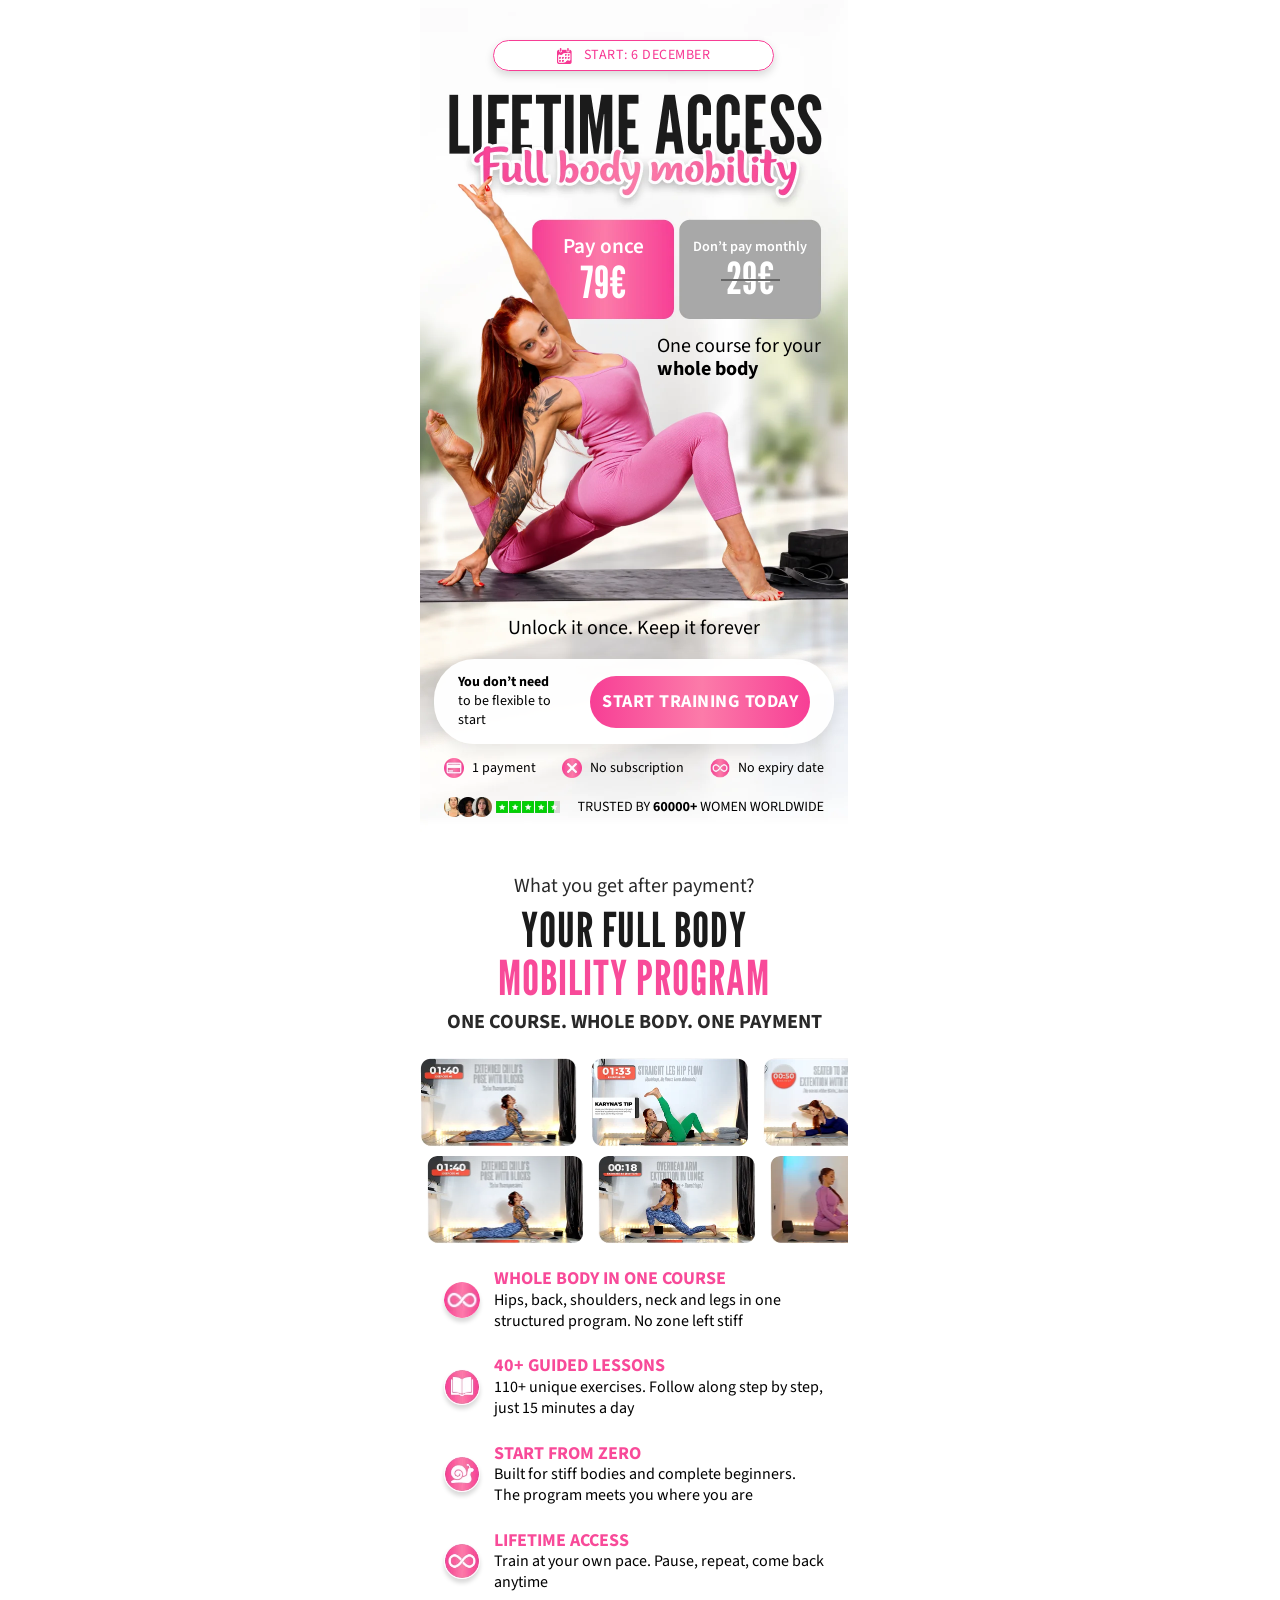
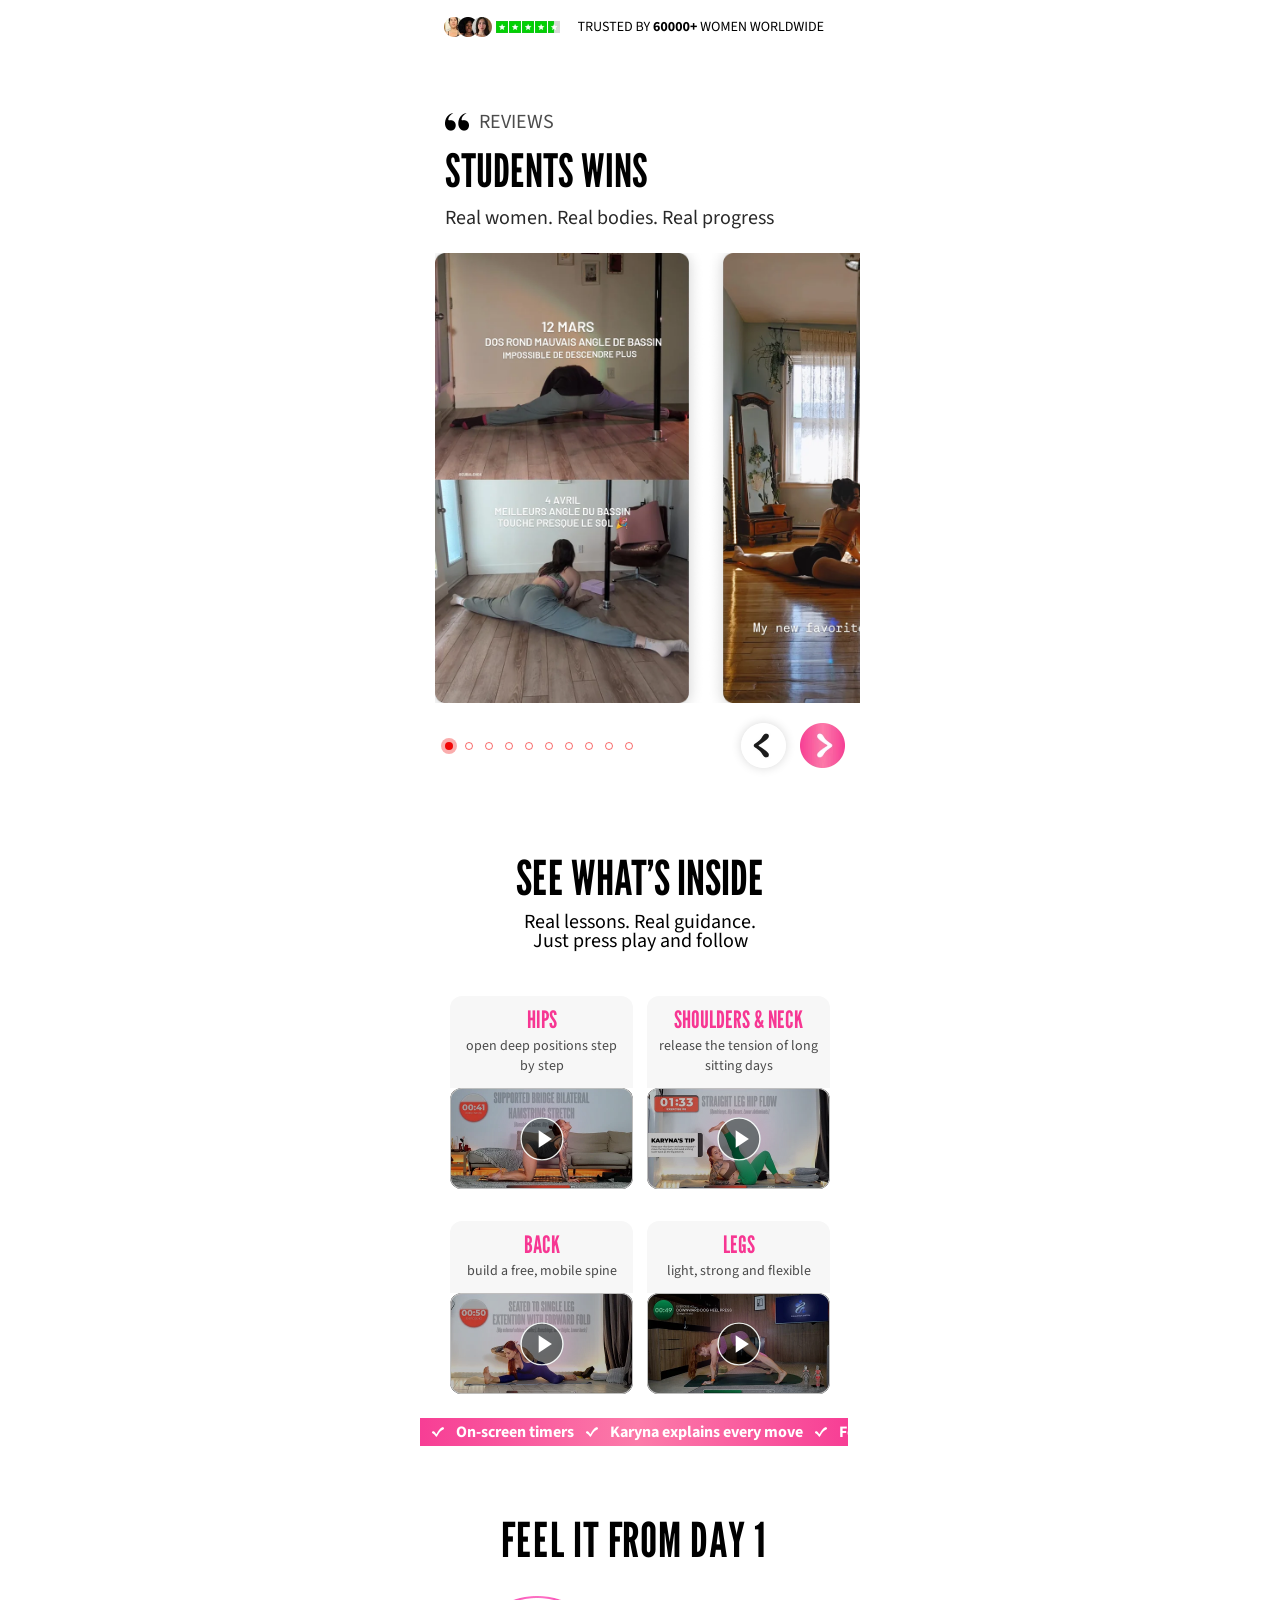
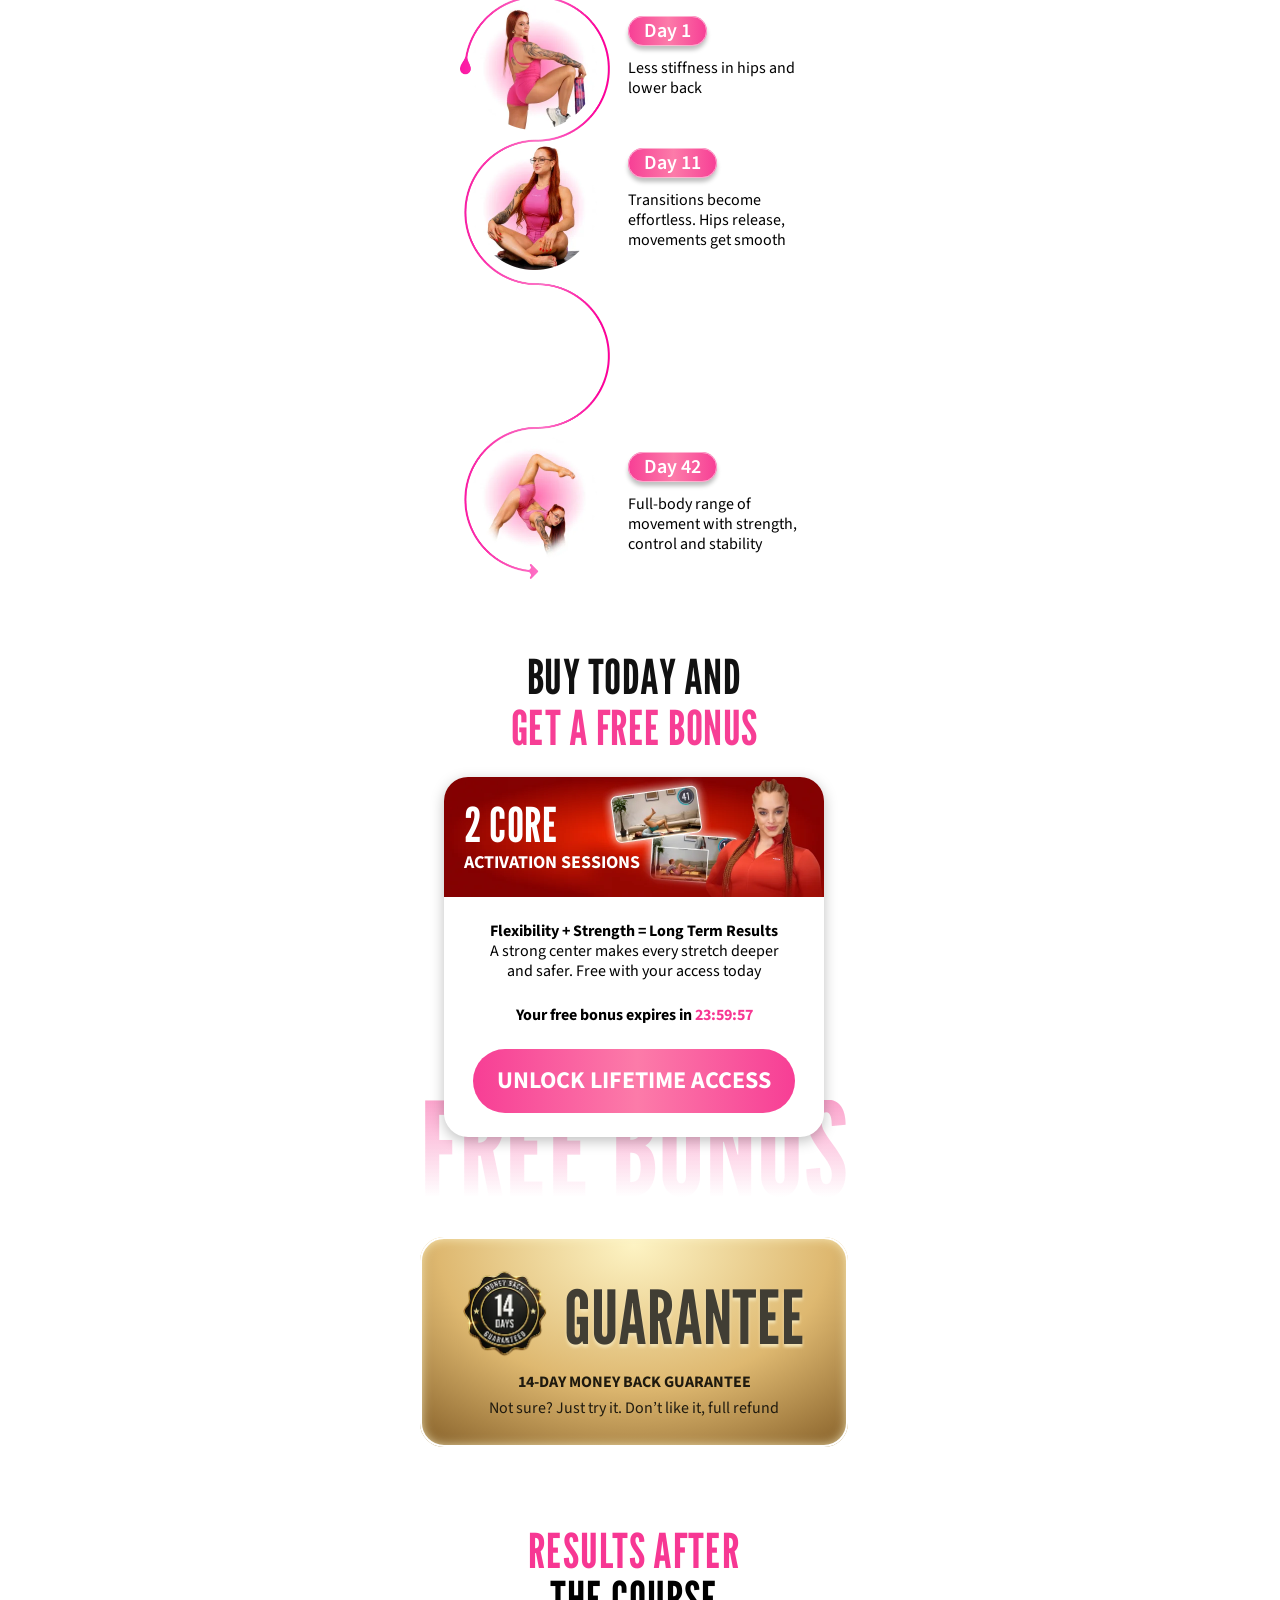
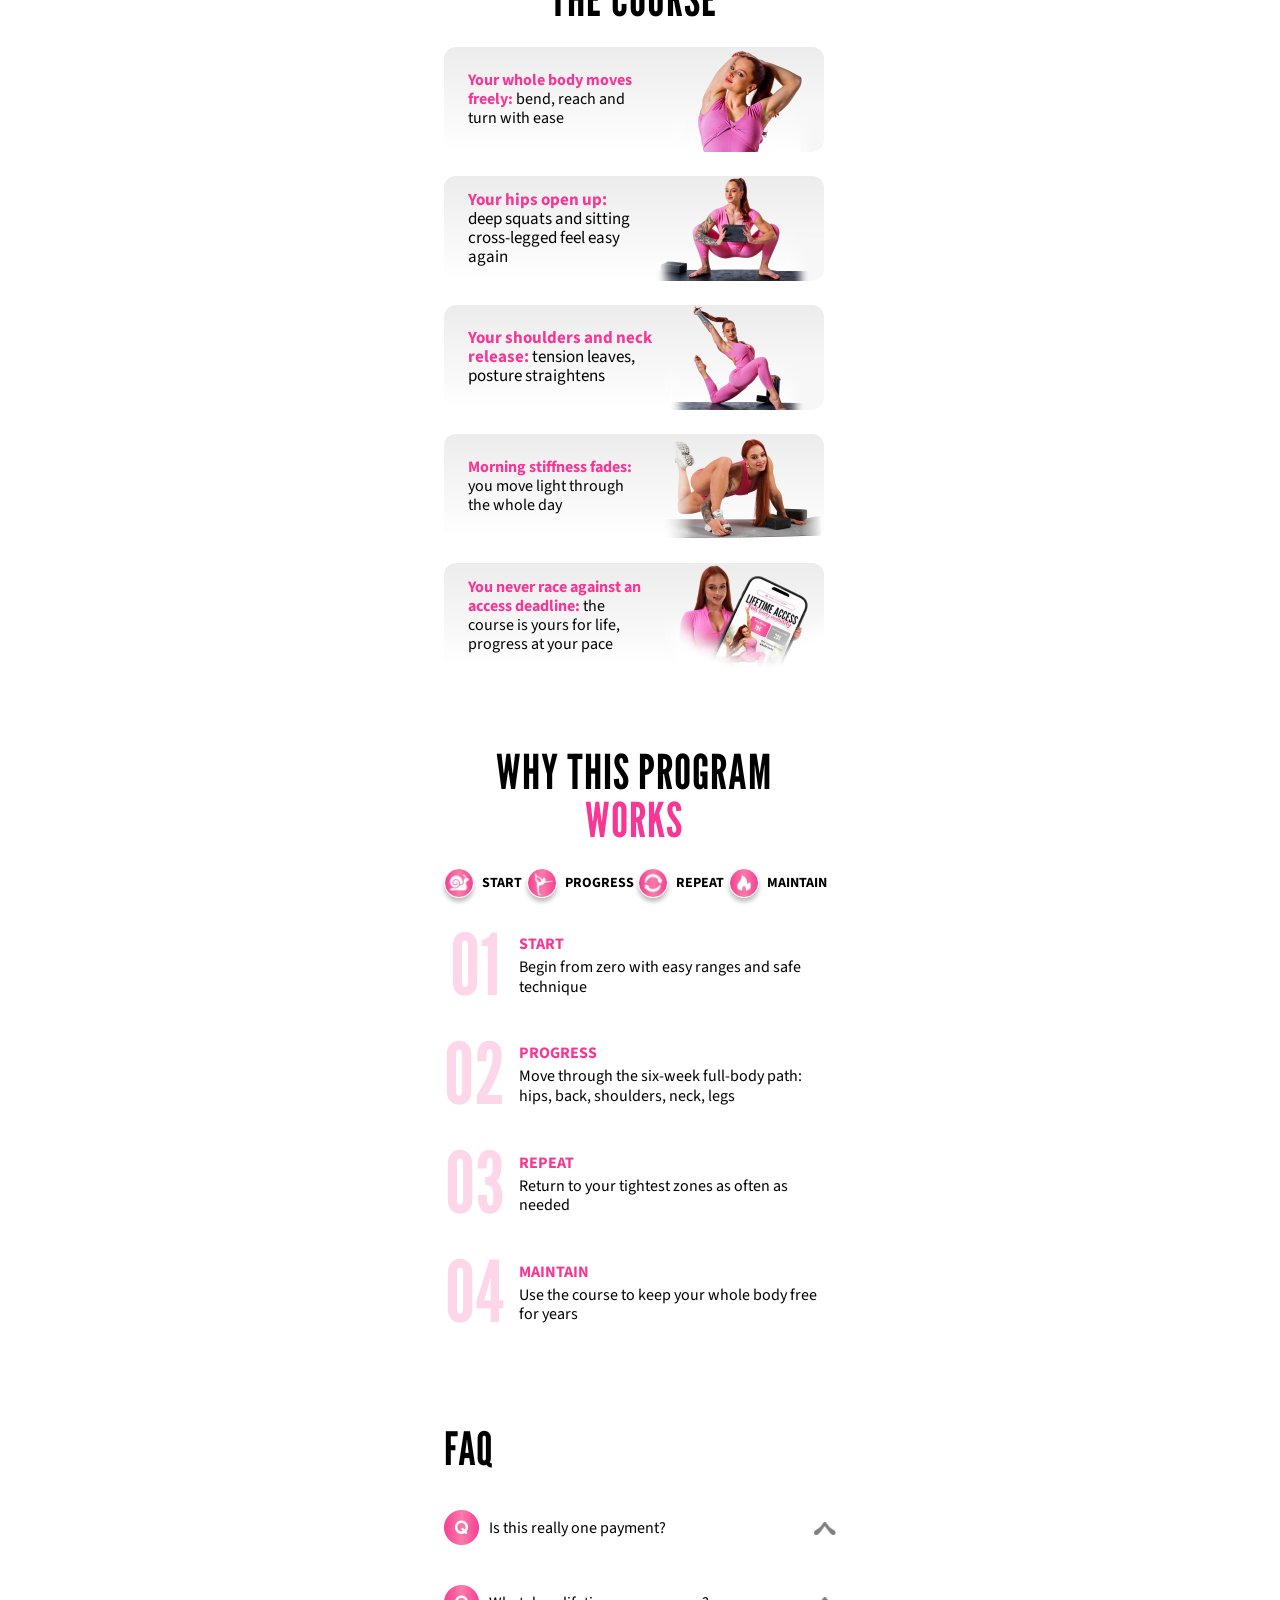
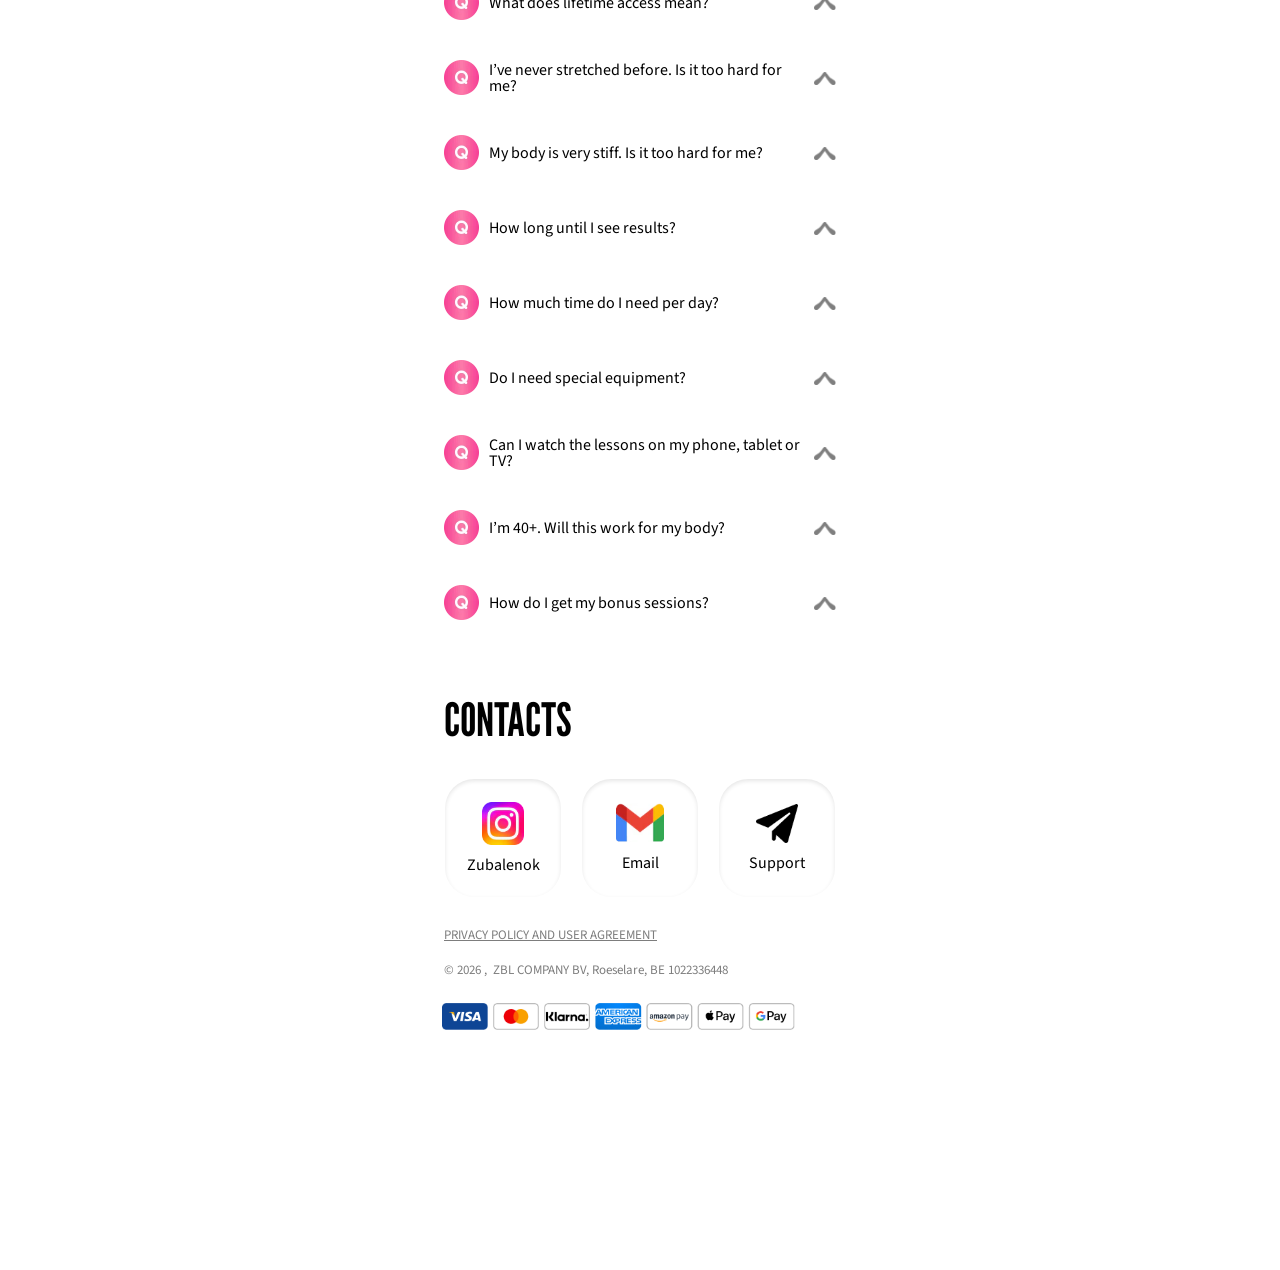
<file: index.html>
<!DOCTYPE html>
<html lang="en">
<head>
<!-- Google tag (gtag.js) -->
<script async src="https://www.googletagmanager.com/gtag/js?id=G-HSQ1JK441P"></script>
<script>
  window.dataLayer = window.dataLayer || [];
  function gtag(){dataLayer.push(arguments);}
  gtag('js', new Date());

  gtag('config', 'G-HSQ1JK441P');
</script>
    <meta charset="UTF-8">
    <meta name="viewport" content="width=device-width, initial-scale=1.0">
    <link rel="icon" type="image/png" href="./images/favicon.png">
    <link rel="preconnect" href="https://itden-cdn.b-cdn.net" crossorigin>
    <link rel="preconnect" href="https://fonts.googleapis.com">
  <link rel="preconnect" href="https://fonts.gstatic.com" crossorigin>
  <link href="https://fonts.googleapis.com/css2?family=League+Gothic&family=Source+Sans+3:wght@400;600;700&display=swap" rel="stylesheet">
    <link rel="stylesheet" href="./css/nullStyle.css">
    <link rel="stylesheet" href="./css/main.css?v=5">
    <link rel="stylesheet" href="https://cdn.jsdelivr.net/npm/swiper@11/swiper-bundle.min.css" />
    <title>BESTSELLERS 5in1</title>


<script type="text/javascript">
    (function(c,l,a,r,i,t,y){
        c[a]=c[a]||function(){(c[a].q=c[a].q||[]).push(arguments)};
        t=l.createElement(r);t.async=1;t.src="https://www.clarity.ms/tag/"+i;
        y=l.getElementsByTagName(r)[0];y.parentNode.insertBefore(t,y);
    })(window, document, "clarity", "script", "v1bxe7iti2");
</script>

    <!-- Meta Pixel Code -->
<script>
!function(f,b,e,v,n,t,s)
{if(f.fbq)return;n=f.fbq=function(){n.callMethod?
n.callMethod.apply(n,arguments):n.queue.push(arguments)};
if(!f._fbq)f._fbq=n;n.push=n;n.loaded=!0;n.version='2.0';
n.queue=[];t=b.createElement(e);t.async=!0;
t.src=v;s=b.getElementsByTagName(e)[0];
s.parentNode.insertBefore(t,s)}(window, document,'script',
'https://connect.facebook.net/en_US/fbevents.js');
fbq('init', '1334691765126551');
fbq('track', 'PageView');
</script>
<noscript><img height="1" width="1" style="display:none"
src="https://www.facebook.com/tr?id=1334691765126551&ev=PageView&noscript=1"
/></noscript>
<!-- End Meta Pixel Code -->

 <script id="usercentrics-cmp" src="https://web.cmp.usercentrics.eu/ui/loader.js" data-settings-id="3saw2KPHB3xq8m" async></script>
<script>
  document.addEventListener("DOMContentLoaded", () => {
    // Знаходимо наш span за ID
    const dateElement = document.getElementById("dynamic-date");

    if (dateElement) {
      // Масив з повними назвами місяців
      const months = [
        "January", "February", "March", "April", "May", "June", 
        "July", "August", "September", "October", "November", "December"
      ];

      // Беремо поточну дату
      const today = new Date();
      
      // Створюємо нову дату на основі поточної і додаємо 1 день (завтра)
      const tomorrow = new Date(today);
      tomorrow.setDate(today.getDate() + 1);

      // Отримуємо день (без нуля попереду, тобто 1, 2, 15...)
      const day = tomorrow.getDate();
      
      // Отримуємо назву місяця з масиву
      const monthName = months[tomorrow.getMonth()];

      // Вставляємо результат у форматі "17 September"
      dateElement.textContent = `${day} ${monthName}`;
    }
  });
</script>
</head>
<body>
<div class="wrapper">
<div class="s1">
  <!-- Верхня плашка -->
  <div class="s1-date-banner">
    <img class="s1-icon-cal" src="./images/img34.webp" alt="calendar">
    <span class="s1-date-text">START: <span id="dynamic-date"></span></span>
  </div>

  <!-- Блок з цінами поверх фонового зображення -->
  <div class="s1-pricing-wrap">
    <div class="s1-price-col">
      <div class="s1-price-label">Pay once</div>
      <div class="s1-price-val">79€</div>
    </div>
    <div class="s1-price-col">
      <div class="s1-price-label s1-label-small">Don’t pay monthly</div>
      <div class="s1-price-val s1-strike">29€</div>
    </div>
  </div>

  <!-- Заголовок біля дівчини -->
  <div class="s1-subtitle">
    One course for your<br><b>whole body</b>
  </div>

  <!-- Нижній блок з контентом -->
  <div class="s1-bottom-block">
    <div class="s1-unlock">Unlock it once. Keep it forever</div>
    
    <div class="s1-cta-box">
      <div class="s1-cta-text">
        <b>You don’t need</b><br>
        to be flexible to start
      </div>
      <a href="#" class="s1-cta-btn">START TRAINING TODAY</a>
    </div>

    <div class="s1-features">
      <div class="s1-feature">
        <img src="./images/img21.webp" class="s1-f-icon" alt="pay">
        <span>1 payment</span>
      </div>
      <div class="s1-feature">
        <img src="./images/img22.webp" class="s1-f-icon" alt="sub">
        <span>No subscription</span>
      </div>
      <div class="s1-feature">
        <img src="./images/img24.webp" class="s1-f-icon" alt="exp">
        <span>No expiry date</span>
      </div>
    </div>

    <div class="s1-trusted">
      <img src="./images/img15.webp" class="s1-img-trusted" alt="trusted">
    </div>
  </div>
</div>


<div class="s2">
  <!-- Заголовки -->
  <div class="s2-header">
    <div class="s2-pretitle">What you get after payment?</div>
    <div class="s2-title">
      <span class="s2-title-black">YOUR FULL BODY</span><br>
      <span class="s2-title-pink">MOBILITY PROGRAM</span>
    </div>
    <div class="s2-subtitle">ONE COURSE. WHOLE BODY. ONE PAYMENT</div>
  </div>

  <!-- Анімована карусель відео-карток -->
  <div class="s2-carousel">
    <!-- Перший ряд (рухається вліво) -->
    <div class="s2-track-wrap">
      <div class="s2-track s2-track-left">
        <!-- Оригінальний набір -->
        <img src="./images/img11.webp" alt="video 1">
        <img src="./images/img8.webp" alt="video 2">
        <img src="./images/img9.webp" alt="video 3">
        <!-- Дублікат для безшовної анімації -->
        <img src="./images/img11.webp" alt="video 1">
        <img src="./images/img8.webp" alt="video 2">
        <img src="./images/img9.webp" alt="video 3">
      </div>
    </div>

    <!-- Другий ряд (рухається вправо) -->
    <div class="s2-track-wrap s2-mt-9">
      <div class="s2-track s2-track-right">
        <!-- Оригінальний набір -->
        <img src="./images/img11.webp" alt="video 4">
        <img src="./images/img12.webp" alt="video 5">
        <img src="./images/img13.webp" alt="video 6">
        <!-- Дублікат для безшовної анімації -->
        <img src="./images/img11.webp" alt="video 4">
        <img src="./images/img12.webp" alt="video 5">
        <img src="./images/img13.webp" alt="video 6">
      </div>
    </div>
  </div>

  <!-- Список переваг -->
  <div class="s2-features">
    <div class="s2-feature">
      <img src="./images/img23.webp" class="s2-f-icon" alt="whole body">
      <div class="s2-f-text">
        <div class="s2-f-title">WHOLE BODY IN ONE COURSE</div>
        <div class="s2-f-desc">Hips, back, shoulders, neck and legs in one structured program. No zone left stiff</div>
      </div>
    </div>
    
    <div class="s2-feature">
      <img src="./images/img26.webp" class="s2-f-icon" alt="lessons">
      <div class="s2-f-text">
        <div class="s2-f-title">40+ GUIDED LESSONS</div>
        <div class="s2-f-desc">110+ unique exercises. Follow along step by step, just 15 minutes a day</div>
      </div>
    </div>
    
    <div class="s2-feature">
      <img src="./images/img25.webp" class="s2-f-icon" alt="start">
      <div class="s2-f-text">
        <div class="s2-f-title">START FROM ZERO</div>
        <div class="s2-f-desc">Built for stiff bodies and complete beginners.<br>The program meets you where you are</div>
      </div>
    </div>
    
    <div class="s2-feature">
      <img src="./images/img24.webp" class="s2-f-icon" alt="lifetime">
      <div class="s2-f-text">
        <div class="s2-f-title">LIFETIME ACCESS</div>
        <div class="s2-f-desc">Train at your own pace. Pause, repeat, come back anytime</div>
      </div>
    </div>
  </div>

  <!-- Блок довіри -->
  <div class="s2-trusted">
    <img src="./images/img15.webp" class="s2-trusted-img" alt="Trusted by 60000+ women">
  </div>
</div>




  <div class="s9">
    <div class="s9__header">
        <div class="s9__review-label">
          <img src="./images/img35.webp" style="width: 24px;" alt="">
            REVIEWS
        </div>
        <h2 class="mainTitle" style="text-align: left; margin: 0">STUDENTS WINS</h2>
        <div style="justify-content: center; display: flex; flex-direction: column; color: #292929; font-size: 20px; font-family: Source Sans 3; font-weight: 400; word-wrap: break-word; margin-bottom: 20px;">Real women. Real bodies. Real progress</div>
    </div>

  <div class="swiper gallery-swiper">
<div class="swiper-wrapper">

    <!-- Слайд 1 (Фото) -->
    <div class="swiper-slide s9__slide">
      <img loading="lazy" src="./images/galerry/1.webp" alt="Result 1" class="s9__img">
    </div>

    <!-- Слайд 2 (Фото) -->
    <div class="swiper-slide s9__slide">
      <img loading="lazy" src="./images/galerry/2.webp" alt="Result 2" class="s9__img">
    </div>

    <!-- Слайд 3 (Фото) -->
    <div class="swiper-slide s9__slide">
      <img loading="lazy" src="./images/galerry/3.webp" alt="Result 3" class="s9__img">
    </div>

    <!-- Слайд 4 (Відео) -->
    <div class="swiper-slide s9__slide" data-video="">
      <img loading="lazy" src="./images/galerry/4.webp" alt="Result 4" class="s9__img">
      <img src="./images/pgpg.png" class="pgpg" alt="">
    </div>

    <!-- Слайд 5 (Фото) -->
    <div class="swiper-slide s9__slide">
      <img loading="lazy" src="./images/galerry/5.webp" alt="Result 5" class="s9__img">
    </div>

    <!-- Слайд 6 (Фото) -->
    <div class="swiper-slide s9__slide">
      <img loading="lazy" src="./images/galerry/6.webp" alt="Result 6" class="s9__img">
    </div>

    <!-- Слайд 7 (Фото) -->
    <div class="swiper-slide s9__slide">
      <img loading="lazy" src="./images/galerry/7.webp" alt="Result 7" class="s9__img">
    </div>

    <!-- Слайд 8 (Відео) -->
    <div class="swiper-slide s9__slide" data-video="">
      <img loading="lazy" src="./images/galerry/8.webp" alt="Result 8" class="s9__img">
      <img src="./images/pgpg.png" class="pgpg" alt="">
    </div>

    <!-- Слайд 9 (Фото) -->
    <div class="swiper-slide s9__slide">
      <img loading="lazy" src="./images/galerry/9.webp" alt="Result 9" class="s9__img">
    </div>

    <!-- Слайд 10 (Фото) -->
    <div class="swiper-slide s9__slide">
      <img loading="lazy" src="./images/galerry/10.webp" alt="Result 10" class="s9__img">
    </div>

    <!-- Слайд 11 (Фото) -->
    <div class="swiper-slide s9__slide">
      <img loading="lazy" src="./images/galerry/11.webp" alt="Result 11" class="s9__img">
    </div>

    <!-- Слайд 12 (Фото) -->
    <div class="swiper-slide s9__slide">
      <img loading="lazy" src="./images/galerry/12.webp" alt="Result 12" class="s9__img">
    </div>

    <!-- Слайд 13 (Відео) -->
    <div class="swiper-slide s9__slide" data-video="">
      <img loading="lazy" src="./images/galerry/13.webp" alt="Result 13" class="s9__img">
      <img src="./images/pgpg.png" class="pgpg" alt="">
    </div>

    <!-- Слайд 14 (Фото) -->
    <div class="swiper-slide s9__slide">
      <img loading="lazy" src="./images/galerry/14.webp" alt="Result 14" class="s9__img">
    </div>

    <!-- Слайд 15 (Фото) -->
    <div class="swiper-slide s9__slide">
      <img loading="lazy" src="./images/galerry/15.webp" alt="Result 15" class="s9__img">
    </div>

    <!-- Слайд 16 (Фото) -->
    <div class="swiper-slide s9__slide">
      <img loading="lazy" src="./images/galerry/16.webp" alt="Result 16" class="s9__img">
    </div>

    <!-- Слайд 17 (Фото) -->
    <div class="swiper-slide s9__slide">
      <img loading="lazy" src="./images/galerry/17.webp" alt="Result 17" class="s9__img">
    </div>

    <!-- Слайд 18 (Відео) -->
    <div class="swiper-slide s9__slide" data-video="">
      <img loading="lazy" src="./images/galerry/18.webp" alt="Result 18" class="s9__img">
      <img src="./images/pgpg.png" class="pgpg" alt="">
    </div>

    <!-- Слайд 19 (Фото) -->
    <div class="swiper-slide s9__slide">
      <img loading="lazy" src="./images/galerry/19.webp" alt="Result 19" class="s9__img">
    </div>

    <!-- Слайд 20 (Фото) -->
    <div class="swiper-slide s9__slide">
      <img loading="lazy" src="./images/galerry/20.webp" alt="Result 20" class="s9__img">
    </div>

    <!-- Слайд 21 (Відео) -->
    <div class="swiper-slide s9__slide" data-video="">
      <img loading="lazy" src="./images/galerry/21.webp" alt="Result 21" class="s9__img">
      <img src="./images/pgpg.png" class="pgpg" alt="">
    </div>

    <!-- Слайд 22 (Фото) -->
    <div class="swiper-slide s9__slide">
      <img loading="lazy" src="./images/galerry/22.webp" alt="Result 22" class="s9__img">
    </div>

    <!-- Слайд 23 (Фото) -->
    <div class="swiper-slide s9__slide">
      <img loading="lazy" src="./images/galerry/23.webp" alt="Result 23" class="s9__img">
    </div>

    <!-- Слайд 24 (Відео) -->
    <div class="swiper-slide s9__slide" data-video="">
      <img loading="lazy" src="./images/galerry/24.webp" alt="Result 24" class="s9__img">
      <img src="./images/pgpg.png" class="pgpg" alt="">
    </div>

    <!-- Слайд 25 (Відео) -->
    <div class="swiper-slide s9__slide" data-video="">
      <img loading="lazy" src="./images/galerry/25.webp" alt="Result 25" class="s9__img">
      <img src="./images/pgpg.png" class="pgpg" alt="">
    </div>

    <!-- Слайд 26 (Фото) -->
    <div class="swiper-slide s9__slide">
      <img loading="lazy" src="./images/galerry/26.webp" alt="Result 26" class="s9__img">
    </div>

    <!-- Слайд 27 (Відео) -->
    <div class="swiper-slide s9__slide" data-video="">
      <img loading="lazy" src="./images/galerry/27.webp" alt="Result 27" class="s9__img">
      <img src="./images/pgpg.png" class="pgpg" alt="">
    </div>

    <!-- Слайд 28 (Фото) -->
    <div class="swiper-slide s9__slide">
      <img loading="lazy" src="./images/galerry/28.webp" alt="Result 28" class="s9__img">
    </div>

    <!-- Слайд 29 (Відео) -->
    <div class="swiper-slide s9__slide" data-video="">
      <img loading="lazy" src="./images/galerry/29.webp" alt="Result 29" class="s9__img">
      <img src="./images/pgpg.png" class="pgpg" alt="">
    </div>

    <!-- Слайд 30 (Фото) -->
    <div class="swiper-slide s9__slide">
      <img loading="lazy" src="./images/galerry/30.webp" alt="Result 30" class="s9__img">
    </div>

    <!-- Слайд 31 (Відео) -->
    <div class="swiper-slide s9__slide" data-video="">
      <img loading="lazy" src="./images/galerry/31.webp" alt="Result 31" class="s9__img">
      <img src="./images/pgpg.png" class="pgpg" alt="">
    </div>

    <!-- Слайд 32 (Відео) -->
    <div class="swiper-slide s9__slide" data-video="">
      <img loading="lazy" src="./images/galerry/32.webp" alt="Result 32" class="s9__img">
      <img src="./images/pgpg.png" class="pgpg" alt="">
    </div>

    <!-- Слайд 33 (Фото) -->
    <div class="swiper-slide s9__slide">
      <img loading="lazy" src="./images/galerry/33.webp" alt="Result 33" class="s9__img">
    </div>

    <!-- Слайд 34 (Відео) -->
    <div class="swiper-slide s9__slide" data-video="">
      <img loading="lazy" src="./images/galerry/34.webp" alt="Result 34" class="s9__img">
      <img src="./images/pgpg.png" class="pgpg" alt="">
    </div>

  </div>
</div>
    <div class="s8__controls">
        <div class="swiper-pagination gallery-slider-pagination"></div>
        
        <div class="s8__nav">
            <div class="swiper-button-prev s8__arrow-prev">
                <img src="./images/img31.webp" alt="" style="box-shadow: 0 0 11px -1px #00000030; border-radius: 100%;">
            </div>
            <div class="swiper-button-next s8__arrow-next">
                <img src="./images/img30.webp" alt="">
            </div>
        </div>
    </div>
</div>



<div class="tr5">
    
    <!-- Верхня частина: Заголовок та список -->
    <div class="tr5-top-section">
      <h2 class="tr5-title">SEE WHAT’S INSIDE</h2>
      <div style=" text-align: center; justify-content: center; display: flex; flex-direction: column; color: black; font-size: 20px; font-family: Source Sans 3; font-weight: 400; line-height: 19px; word-wrap: break-word">Real lessons. Real guidance. <br/>Just press play and follow</div>
    </div>

    <!-- Нижня частина: Сітка з відео-картками -->
    <div class="tr5-grid-section">
      
      <!-- Ряд 1 -->
      <div class="tr5-grid-row">
        <!-- Картка 1 -->
        <div class="tr5-grid-card">
          <div class="tr5-card-header">
            <div class="tr5-card-day">HIPS</div>
            <div class="tr5-card-desc">open deep positions step <br/>by step</div>
          </div>
          <div class="video-card-item tr5-video-container">
            <div class="video-wrapper-small tr5-video-wrapper">
              <!-- Замініть data-src на ваші реальні відео URL -->
              <video class="video-player tr5-video" data-src="https://itden-cdn.b-cdn.net/stiff/Day%201%20-7.mov" poster="./images/p1.webp" playsinline loop muted></video>
            </div>
          </div>
        </div>
        
        <!-- Картка 2 -->
        <div class="tr5-grid-card">
          <div class="tr5-card-header">
            <div class="tr5-card-day">SHOULDERS & NECK</div>
            <div class="tr5-card-desc">release the tension of long <br/>sitting days</div>
          </div>
          <div class="video-card-item tr5-video-container">
            <div class="video-wrapper-small tr5-video-wrapper">
              <video class="video-player tr5-video" data-src="https://itden-cdn.b-cdn.net/stiff/Days%208%E2%80%9314%20OF%20hip%20P2L17%20v1.mov" poster="./images/p2.webp" playsinline loop muted></video>
            </div>
          </div>
        </div>
      </div>

      <!-- Ряд 2 -->
      <div class="tr5-grid-row">
        <!-- Картка 3 -->
        <div class="tr5-grid-card">
          <div class="tr5-card-header">
            <div class="tr5-card-day">BACK</div>
            <div class="tr5-card-desc">build a free, mobile spine</div>
          </div>
          <div class="video-card-item tr5-video-container">
            <div class="video-wrapper-small tr5-video-wrapper">
              <video class="video-player tr5-video" data-src="https://itden-cdn.b-cdn.net/stiff/Days%2015%E2%80%9321%20OF%20L1%20v1%20Petro%20Mateichyk.mov" poster="./images/p3.webp" playsinline loop muted></video>
            </div>
          </div>
        </div>
        
        <!-- Картка 4 -->
        <div class="tr5-grid-card">
          <div class="tr5-card-header">
            <div class="tr5-card-day">LEGS</div>
            <div class="tr5-card-desc">light, strong and flexible</div>
          </div>
          <div class="video-card-item tr5-video-container">
            <div class="video-wrapper-small tr5-video-wrapper">
              <video class="video-player tr5-video" data-src="https://itden-cdn.b-cdn.net/stiff/Days%2022%E2%80%9330%20UPPERBODY%20L7.mp4" poster="./images/p4.webp" playsinline loop muted></video>
            </div>
          </div>
        </div>
      </div>

    </div>
  </div>
<div class="s3">
  <div class="s3-ticker-wrap">
    <!-- Перша група елементів -->
    <div class="s3-ticker-group">
      <img src="./images/img32.webp" class="s3-icon" alt="check">
      <span class="s3-text">On-screen timers</span>
      
      <img src="./images/img32.webp" class="s3-icon" alt="check">
      <span class="s3-text">Karyna explains every move</span>
      
      <img src="./images/img32.webp" class="s3-icon" alt="check">
      <span class="s3-text">Follow along, no guesswork</span>
    </div>
    
    <!-- Друга група (точний дублікат для безшовної анімації) -->
    <div class="s3-ticker-group">
      <img src="./images/img32.webp" class="s3-icon" alt="check">
      <span class="s3-text">On-screen timers</span>
      
      <img src="./images/img32.webp" class="s3-icon" alt="check">
      <span class="s3-text">Karyna explains every move</span>
      
      <img src="./images/img32.webp" class="s3-icon" alt="check">
      <span class="s3-text">Follow along, no guesswork</span>
    </div>
  </div>
</div>



<div class="s4" id="s4-section">
  <!-- Заголовок блоку -->
  <div class="s4-header s4-anim-scale s4-delay-1">
    <div class="s4-title">FEEL IT FROM DAY 1</div>
  </div>

  <div class="s4-timeline">
    <!-- Фонова рожева лінія (SVG/WebP) -->
    <img src="./images/img36.webp" class="s4-bg-line s4-anim-fade s4-delay-2" alt="timeline">

    <!-- Ліва колонка: Фотографії -->
    <div class="s4-img-col">
      <div class="s4-img-wrap s4-anim-scale s4-delay-1">
        <img src="./images/img1.webp" class="s4-photo s4-photo-1" alt="Day 1">
      </div>
      <div class="s4-img-wrap s4-anim-scale s4-delay-2">
        <img src="./images/img2.webp" class="s4-photo s4-photo-2" alt="Day 11">
      </div>
      <div class="s4-img-wrap s4-anim-scale s4-delay-3">
        <img src="./images/img3.webp" class="s4-photo s4-photo-3" alt="Day 24">
      </div>
      <div class="s4-img-wrap s4-anim-scale s4-delay-4">
        <img src="./images/img4.webp" class="s4-photo s4-photo-4" alt="Day 42">
      </div>
    </div>

    <!-- Права колонка: Тексти та бейджі -->
    <div class="s4-text-col">
      <div class="s4-text-item s4-anim-scale s4-delay-1">
        <div class="s4-badge">Day 1</div>
        <div class="s4-desc">Less stiffness in hips and lower back</div>
      </div>
      
      <div class="s4-text-item s4-anim-scale s4-delay-2">
        <div class="s4-badge">Day 11</div>
        <div class="s4-desc">Transitions become effortless. Hips release, movements get smooth</div>
      </div>
      
      <div class="s4-text-item s4-anim-scale s4-delay-3">
        <div class="s4-badge">Day 24</div>
        <div class="s4-desc">Deeper stretches without pain. Better posture and core control</div>
      </div>
      
      <div class="s4-text-item s4-anim-scale s4-delay-4">
        <div class="s4-badge">Day 42</div>
        <div class="s4-desc">Full-body range of movement with strength, control and stability</div>
      </div>
    </div>
  </div>
</div>

<!-- Скрипт для ініціалізації анімації при доскролюванні -->
<script>
  document.addEventListener("DOMContentLoaded", function() {
    const observer = new IntersectionObserver((entries, obs) => {
      entries.forEach(entry => {
        // Якщо доскролили до конкретного елемента
        if (entry.isIntersecting) {
          entry.target.classList.add('s4-is-visible');
          // Припиняємо спостереження, щоб анімація відіграла лише один раз
          obs.unobserve(entry.target);
        }
      });
    }, { 
      root: null,
      rootMargin: '0px 0px -15% 0px', // Елемент має трохи виїхати знизу екрана, перш ніж спрацює
      threshold: 0.1 
    });
    
    // Знаходимо ВСІ елементи в блоці, які мають анімуватися
    const animElements = document.querySelectorAll('#s4-section .s4-anim-scale, #s4-section .s4-anim-fade');
    
    // Вішаємо обзервер на кожен з них окремо
    animElements.forEach(el => observer.observe(el));
  });
</script>



<div class="s5">
  <!-- Головний заголовок блоку -->
  <div class="s5-header">
    <div class="s5-title-black">BUY TODAY AND</div>
    <div class="s5-title-pink">GET A FREE BONUS</div>
  </div>

  <!-- Картка з бонусом -->
  <div class="s5-card">
    <!-- Верхній банер із зображенням дівчини -->
    <div class="s5-card-top">
      <div class="s5-top-title">2 CORE</div>
      <div class="s5-top-subtitle">ACTIVATION SESSIONS</div>
    </div>

    <!-- Текстова частина картки -->
    <div class="s5-card-body">
      <div class="s5-desc">
        <b>Flexibility + Strength = Long Term Results</b><br>
        A strong center makes every stretch deeper and safer. Free with your access today
      </div>
      
      <div class="s5-timer-text">
        <b>Your free bonus expires in </b><span class="s5-pink-time">00:59:45</span>
      </div>

      <a href="#" class="s5-btn">UNLOCK LIFETIME ACCESS</a>
    </div>
  </div>

  <!-- Фоновий напис позаду картки -->
  <div class="s5-bg-text">FREE BONUS</div>
</div>


<div class="s6">
  <div class="s6-card">
    <div class="s6-header">
      <img src="./images/img33.webp" alt="14 Days Guarantee" class="s6-badge">
      <div class="s6-title-big">GUARANTEE</div>
    </div>
    <div class="s6-body">
      <div class="s6-title-small">14-DAY MONEY BACK GUARANTEE</div>
      <div class="s6-desc">Not sure? Just try it. Don’t like it, full refund</div>
    </div>
  </div>
</div>


<div class="s7">
  <!-- Заголовок -->
  <div class="s7-header">
    <span class="s7-title-pink">Results after</span><br>
    <span class="s7-title-black">the course</span>
  </div>

  <!-- Список карток -->
  <div class="s7-list">
    
    <!-- Картка 1 -->
    <div class="s7-item">
      <div class="s7-text s7-t1">
        <b>Your whole body moves freely:</b> bend, reach and turn with ease
      </div>
      <div class="s7-img-wrap s7-img-1">
        <img src="./images/img16.webp" alt="Moves freely">
      </div>
    </div>

    <!-- Картка 2 -->
    <div class="s7-item">
      <div class="s7-text s7-t2">
        <b>Your hips open up:</b> deep squats and sitting cross-legged feel easy again
      </div>
      <div class="s7-img-wrap s7-img-2">
        <img src="./images/img20.webp" alt="Hips open up">
      </div>
    </div>

    <!-- Картка 3 -->
    <div class="s7-item">
      <div class="s7-text s7-t3">
        <b>Your shoulders and neck release:</b> tension leaves, posture straightens
      </div>
      <div class="s7-img-wrap s7-img-3">
        <img src="./images/img17.webp" alt="Shoulders and neck release">
      </div>
    </div>

    <!-- Картка 4 -->
    <div class="s7-item">
      <div class="s7-text s7-t4">
        <b>Morning stiffness fades:</b> you move light through the whole day
      </div>
      <div class="s7-img-wrap s7-img-4">
        <img src="./images/img19.webp" alt="Stiffness fades">
      </div>
    </div>

    <!-- Картка 5 -->
    <div class="s7-item">
      <div class="s7-text s7-t5">
        <b>You never race against an access deadline:</b> the course is yours for life, progress at your pace
      </div>
      <div class="s7-img-wrap s7-img-5">
        <img src="./images/img18.webp" alt="Lifetime access">
      </div>
    </div>

  </div>
</div>



<div class="s8">
  <!-- Заголовок -->
  <div class="s8-header">
    <span class="s8-title-black">WHY THIS PROGRAM </span>
    <span class="s8-title-pink">WORKS</span>
  </div>

  <!-- Навігація з іконками -->
  <div class="s8-nav">
    <div class="s8-nav-item">
      <img src="./images/img25.webp" alt="Start" class="s8-icon">
      <span>START</span>
    </div>
    <div class="s8-nav-item">
      <img src="./images/img29.webp" alt="Progress" class="s8-icon">
      <span>PROGRESS</span>
    </div>
    <div class="s8-nav-item">
      <img src="./images/img27.webp" alt="Repeat" class="s8-icon">
      <span>REPEAT</span>
    </div>
    <div class="s8-nav-item">
      <img src="./images/img28.webp" alt="Maintain" class="s8-icon">
      <span>MAINTAIN</span>
    </div>
  </div>

  <!-- Список кроків -->
  <div class="s8-list">
    <!-- Крок 1 -->
    <div class="s8-step">
      <div class="s8-step-num">01</div>
      <div class="s8-step-text">
        <div class="s8-step-title">START</div>
        <div class="s8-step-desc">Begin from zero with easy ranges and safe technique</div>
      </div>
    </div>
    
    <!-- Крок 2 -->
    <div class="s8-step">
      <div class="s8-step-num">02</div>
      <div class="s8-step-text">
        <div class="s8-step-title">PROGRESS</div>
        <div class="s8-step-desc">Move through the six-week full-body path: hips, back, shoulders, neck, legs</div>
      </div>
    </div>
    
    <!-- Крок 3 -->
    <div class="s8-step">
      <div class="s8-step-num">03</div>
      <div class="s8-step-text">
        <div class="s8-step-title">REPEAT</div>
        <div class="s8-step-desc">Return to your tightest zones as often as needed</div>
      </div>
    </div>
    
    <!-- Крок 4 -->
    <div class="s8-step">
      <div class="s8-step-num">04</div>
      <div class="s8-step-text">
        <div class="s8-step-title">MAINTAIN</div>
        <div class="s8-step-desc">Use the course to keep your whole body free for years</div>
      </div>
    </div>
  </div>
</div>








    <section class="faq">
        <div class="faq-container">
            <h2 class="inside-title">FAQ</h2>
        </div>
<div class="s7__container">

    <!-- Питання 1 -->
    <div class="s7__item">
        <div class="s7__question">
            <img class="container-q-icon" src="./images/img7.webp" alt="Icon">
            <span class="s7__q-text">Is this really one payment?</span>
            <div class="s7__arrow"><img src="./images/img37.webp" alt=""></div>
        </div>
        <div class="s7__answer">
            <div class="s7__answer-inner">
                <div class="s7__answer-bubble">
                    Yes. You pay €79 once and the course is yours forever. No subscription, nothing renews, nothing to cancel
                    <img src="./images/vector.png" alt="" class="vector">
                </div>
                <img src="./images/img14.webp" alt="" class="s7__avatar">
            </div>
        </div>
    </div>

    <!-- Питання 2 -->
    <div class="s7__item">
        <div class="s7__question">
            <img class="container-q-icon" src="./images/img7.webp" alt="Icon">
            <span class="s7__q-text">What does lifetime access mean?</span>
            <div class="s7__arrow"><img src="./images/img37.webp" alt=""></div>
        </div>
        <div class="s7__answer">
            <div class="s7__answer-inner">
                <div class="s7__answer-bubble">
                    As long as the course exists, you have it. Train now, pause, come back in a year, your access never expires
                    <img src="./images/vector.png" alt="" class="vector">
                </div>
                <img src="./images/img14.webp" alt="" class="s7__avatar">
            </div>
        </div>
    </div>

    <!-- Питання 3 -->
    <div class="s7__item">
        <div class="s7__question">
            <img class="container-q-icon" src="./images/img7.webp" alt="Icon">
            <span class="s7__q-text">I’ve never stretched before. Is it too hard for me?</span>
            <div class="s7__arrow"><img src="./images/img37.webp" alt=""></div>
        </div>
        <div class="s7__answer">
            <div class="s7__answer-inner">
                <div class="s7__answer-bubble">
                    The program starts with 3 beginner lessons and day-1 adaptation. It’s built for complete beginners, step by step
                    <img src="./images/vector.png" alt="" class="vector">
                </div>
                <img src="./images/img14.webp" alt="" class="s7__avatar">
            </div>
        </div>
    </div>

    <!-- Питання 4 -->
    <div class="s7__item">
        <div class="s7__question">
            <img class="container-q-icon" src="./images/img7.webp" alt="Icon">
            <span class="s7__q-text">My body is very stiff. Is it too hard for me?</span>
            <div class="s7__arrow"><img src="./images/img37.webp" alt=""></div>
        </div>
        <div class="s7__answer">
            <div class="s7__answer-inner">
                <div class="s7__answer-bubble">
                    No. The course starts with easy ranges and safe technique. 80% of students start exactly where you are
                    <img src="./images/vector.png" alt="" class="vector">
                </div>
                <img src="./images/img14.webp" alt="" class="s7__avatar">
            </div>
        </div>
    </div>

    <!-- Питання 5 -->
    <div class="s7__item">
        <div class="s7__question">
            <img class="container-q-icon" src="./images/img7.webp" alt="Icon">
            <span class="s7__q-text">How long until I see results?</span>
            <div class="s7__arrow"><img src="./images/img37.webp" alt=""></div>
        </div>
        <div class="s7__answer">
            <div class="s7__answer-inner">
                <div class="s7__answer-bubble">
                    Most students feel lighter after the very first training. With regular practice you’ll notice real changes in 2-4 weeks. And with lifetime access, there’s no deadline pressure
                    <img src="./images/vector.png" alt="" class="vector">
                </div>
                <img src="./images/img14.webp" alt="" class="s7__avatar">
            </div>
        </div>
    </div>

    <!-- Питання 6 -->
    <div class="s7__item">
        <div class="s7__question">
            <img class="container-q-icon" src="./images/img7.webp" alt="Icon">
            <span class="s7__q-text">How much time do I need per day?</span>
            <div class="s7__arrow"><img src="./images/img37.webp" alt=""></div>
        </div>
        <div class="s7__answer">
            <div class="s7__answer-inner">
                <div class="s7__answer-bubble">
                    Just 15 minutes. Every lesson is fully planned with on-screen timers
                    <img src="./images/vector.png" alt="" class="vector">
                </div>
                <img src="./images/img14.webp" alt="" class="s7__avatar">
            </div>
        </div>
    </div>

    <!-- Питання 7 -->
    <div class="s7__item">
        <div class="s7__question">
            <img class="container-q-icon" src="./images/img7.webp" alt="Icon">
            <span class="s7__q-text">Do I need special equipment?</span>
            <div class="s7__arrow"><img src="./images/img37.webp" alt=""></div>
        </div>
        <div class="s7__answer">
            <div class="s7__answer-inner">
                <div class="s7__answer-bubble">
                    Just a mat and yoga blocks. No blocks? Thick books work too. Everything is designed for home training
                    <img src="./images/vector.png" alt="" class="vector">
                </div>
                <img src="./images/img14.webp" alt="" class="s7__avatar">
            </div>
        </div>
    </div>

    <!-- Питання 8 -->
    <div class="s7__item">
        <div class="s7__question">
            <img class="container-q-icon" src="./images/img7.webp" alt="Icon">
            <span class="s7__q-text">Can I watch the lessons on my phone, tablet or TV?</span>
            <div class="s7__arrow"><img src="./images/img37.webp" alt=""></div>
        </div>
        <div class="s7__answer">
            <div class="s7__answer-inner">
                <div class="s7__answer-bubble">
                    Yes. Open the link from your email on any device with a browser. Many students cast the lessons to their TV and train alongside the video
                    <img src="./images/vector.png" alt="" class="vector">
                </div>
                <img src="./images/img14.webp" alt="" class="s7__avatar">
            </div>
        </div>
    </div>

    <!-- Питання 9 -->
    <div class="s7__item">
        <div class="s7__question">
            <img class="container-q-icon" src="./images/img7.webp" alt="Icon">
            <span class="s7__q-text">I’m 40+. Will this work for my body?</span>
            <div class="s7__arrow"><img src="./images/img37.webp" alt=""></div>
        </div>
        <div class="s7__answer">
            <div class="s7__answer-inner">
                <div class="s7__answer-bubble">
                    Age doesn’t matter. We have students in their 50s and 60s making great progress. Choose the range that feels safe and stay consistent
                    <img src="./images/vector.png" alt="" class="vector">
                </div>
                <img src="./images/img14.webp" alt="" class="s7__avatar">
            </div>
        </div>
    </div>

    <!-- Питання 10 -->
    <div class="s7__item">
        <div class="s7__question">
            <img class="container-q-icon" src="./images/img7.webp" alt="Icon">
            <span class="s7__q-text">How do I get my bonus sessions?</span>
            <div class="s7__arrow"><img src="./images/img37.webp" alt=""></div>
        </div>
        <div class="s7__answer">
            <div class="s7__answer-inner">
                <div class="s7__answer-bubble">
                    Access to the course and both bonus sessions arrives in one email right after payment
                    <img src="./images/vector.png" alt="" class="vector">
                </div>
                <img src="./images/img14.webp" alt="" class="s7__avatar">
            </div>
        </div>
    </div>

</div>
    </section>

    <section class="contacts">
        <h2 class="inside-title">CONTACTS</h2>

        <div class="contacts__grid">
            <a href="https://www.instagram.com/zubalenok" class="contacts__card">
                <img src="./images/inst.webp" alt="Instagram" class="contacts__icon">
                <span class="contacts__label">Zubalenok</span>
            </a>
            <a href="mailto:SUPPORT_ZUBALENOK@ZBL.AGENCY" class="contacts__card">
                <img src="./images/email.webp" alt="Email" class="contacts__icon contacts__icon--email">
                <span class="contacts__label">Email</span>
            </a>
            <a href="https://www.instagram.com/zubalenok.team" class="contacts__card">
                <img src="./images/support.png" alt="Support" class="contacts__icon">
                <span class="contacts__label">Support</span>
            </a>
        </div>

        <a href="/policy" class="contacts__policy">PRIVACY POLICY AND USER AGREEMENT</a>

        <p class="contacts__copyright">© 2026 ,  ZBL COMPANY BV, Roeselare, BE 1022336448 </p>

        <img src="./images/crds.png" alt="Payment Methods" class="contacts__payments">
    </section>

<div class="footer-bg active" id="footer-bg">
    <footer class="footer">
        <div class="footer-container">
            
            <div class="countdown-section-container">
                <div class="countdown-label">Buy Today, Get <br>a Free Bonus</div>

                <div class="countdown-timer-wrap">
                    <div class="timer-box" id="timer-hours">00</div>
                    <div class="timer-separator">:</div>
                    <div class="timer-box" id="timer-minutes">59</div>
                    <div class="timer-separator">:</div>
                    <div class="timer-box" id="timer-seconds">59</div>
                </div>
            </div>

            <button data-href="https://zubalenok.online/shop/item/12207" class="footerButton-new btn-active check-click">
                UNLOCK LIFETIME ACCESS, 79€
            </button>
            
        </div>
    </footer>
</div>
</div>

 <script>
(function () {
  // Гасимо в консолі шум від стороннього розширення браузера (inject.js),
  // яке асинхронно намагається postMessage'ити функцію (event_callback)
  // і кидає DataCloneError. До нашої логіки переходу це відношення не має —
  // просто прибираємо "Uncaught" з консолі.
  window.addEventListener('error', function (event) {
    if (
      event.message &&
      event.message.indexOf('could not be cloned') !== -1 &&
      event.filename &&
      event.filename.indexOf('inject.js') !== -1
    ) {
      event.preventDefault();
    }
  });

  const SELECTOR = '.check-click, .check-click2'; // сюди дописуєте нові класи
  const ANALYTICS_TIMEOUT = 1500; // мс — скільки чекаємо відповідь gtag перед переходом

  document.addEventListener('click', function (e) {
    const el = e.target.closest(SELECTOR);
    if (!el) return;

    // ---- DEBOUNCE (захист від дублів по кліку) ----
    if (el.dataset.isProcessing === 'true') {
      e.preventDefault();
      return;
    }

    const href = el.dataset.href || el.getAttribute('href') || '';
    const label = el.textContent.trim() || href || '';
    if (!href) return;

    el.dataset.isProcessing = 'true';
    el.disabled = true;
    el.style.opacity = '0.7';
    el.style.cursor = 'not-allowed';

    let navigated = false;
    const goToPayment = function () {
      if (navigated) return;
      navigated = true;
      try {
        clearTimeout(fallbackTimer);
        document.removeEventListener('visibilitychange', onHide);
      } catch (cleanupErr) {}
      window.location.href = href;
    };

    const fallbackTimer = setTimeout(goToPayment, ANALYTICS_TIMEOUT);
    const onHide = function () {
      if (document.visibilityState === 'hidden') goToPayment();
    };
    document.addEventListener('visibilitychange', onHide, { once: true });

    try {
      if (typeof fbq === 'function') {
        try {
          fbq('trackCustom', 'go_to_payment', {
            event_category: 'engagement',
            event_label: label
          });
        } catch (fbErr) {}
      }

      if (typeof gtag === 'function') {
        let callbackFired = false;
        try {
          gtag('event', 'go_to_payment', {
            event_category: 'engagement',
            event_label: label,
            event_callback: function () {
              if (callbackFired) return;
              callbackFired = true;
              goToPayment();
            }
          });
        } catch (gtagErr) {}
      } else {
        goToPayment();
      }
    } catch (unexpectedErr) {
      goToPayment();
    }
  });

  window.addEventListener('pageshow', function (event) {
    if (event.persisted) {
      document.querySelectorAll('[data-is-processing="true"]').forEach(function (el) {
        el.dataset.isProcessing = 'false';
        el.disabled = false;
        el.style.opacity = '';
        el.style.cursor = '';
      });
    }
  });
})();
</script>

    <script defer>
            document.addEventListener('DOMContentLoaded', () => {
                const footer = document.getElementById('footer-bg');
                if (!footer) return;

                window.addEventListener('scroll', () => {
                    // Перевіряємо, скільки проскролено
                    if (window.scrollY >= 600) {
                        footer.classList.add('active');
                    } else {
                        footer.classList.remove('active');
                    }
                });
            });
    </script>




    <script src="./js/anim.js?v=2"></script>
    <script src="./js/faq.js?v=2"></script>
    <script src="./js/timer.js?v=2"></script>
    <script src="https://cdn.jsdelivr.net/npm/swiper@11/swiper-bundle.min.js"></script>
    <script src="./js/slider.js?v=3"></script>
    <script src="./js/video-slides.js?v=4"></script> 
    <script src="./js/video-optimize.js?v=2"></script>
</body>
</html>
</file>
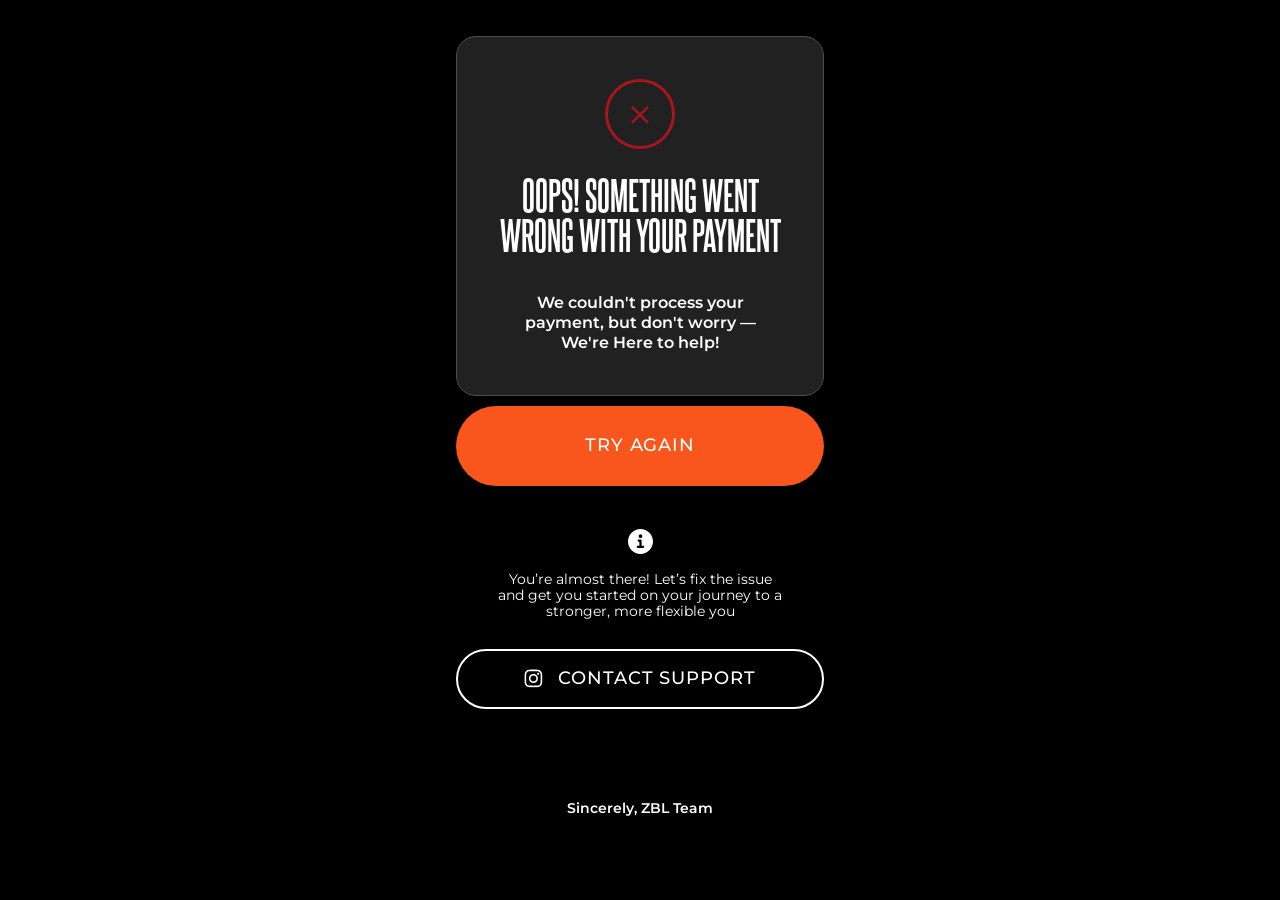
<file: failedpayment/index.html>
<!DOCTYPE html>
<html lang="en">
<head>

    <meta charset="UTF-8">
    <meta name="viewport" content="width=device-width, initial-scale=1.0">
    <link href="https://fonts.googleapis.com/css2?family=Montserrat:wght@250;300;400;500;600;700&display=swap"
        rel="stylesheet">
    <link href="https://fonts.googleapis.com/css2?family=Forum&display=swap" rel="stylesheet">
    <link rel="stylesheet" href="css/style.css">
    <link rel="stylesheet" href="css/fonts.css">
    <title>Something went wrong</title>
    <!-- Google Tag Manager -->
<script>(function(w,d,s,l,i){w[l]=w[l]||[];w[l].push({'gtm.start':
new Date().getTime(),event:'gtm.js'});var f=d.getElementsByTagName(s)[0],
j=d.createElement(s),dl=l!='dataLayer'?'&l='+l:'';j.async=true;j.src=
'https://www.googletagmanager.com/gtm.js?id='+i+dl;f.parentNode.insertBefore(j,f);
})(window,document,'script','dataLayer','GTM-K9M9JLQQ');</script>
<!-- End Google Tag Manager -->

</head>
<body>
<!-- Google Tag Manager (noscript) -->
<noscript><iframe src="https://www.googletagmanager.com/ns.html?id=GTM-K9M9JLQQ"
height="0" width="0" style="display:none;visibility:hidden"></iframe></noscript>
<!-- End Google Tag Manager (noscript) -->

      <section class="container">
        <div class="wrap">
          <div class="circle">
            <svg width="18" height="19" viewBox="0 0 18 19" fill="none" xmlns="http://www.w3.org/2000/svg">
              <path d="M17.8985 2.53808L10.665 9.77158L17.7081 16.8147L15.9949 18.5279L8.95177 11.4848L1.71827 18.7183L0.0812134 17.0812L7.31471 9.84772L0.233498 2.7665L1.94669 1.05331L9.02791 8.13452L16.2614 0.901022L17.8985 2.53808Z" fill="#A9151D" />
            </svg>
            </div>
            <h3 class="title">Oops! Something went<br> wrong with your payment</h3>
            <p>We couldn't process your<br> payment, but don't worry —<br> We're Here to help!</p>
        </div>
       <a href="https://zubalenok.kwiga.com/o/89iIBspU1qJr/payment"> <div class="btn">Try Again</div></a>
        <div class="info">
          <svg width="25" height="25" viewBox="0 0 25 25" fill="none" xmlns="http://www.w3.org/2000/svg">
  <g clip-path="url(#clip0_92_41)">
    <path fill-rule="evenodd" clip-rule="evenodd" d="M12.5 25C19.4036 25 25 19.4036 25 12.5C25 5.59645 19.4036 0 12.5 0C5.59645 0 0 5.59645 0 12.5C0 19.4036 5.59645 25 12.5 25ZM9.82143 16.7411C9.20504 16.7411 8.70536 17.2407 8.70536 17.8571C8.70536 18.4736 9.20504 18.9732 9.82143 18.9732H12.5H15.1786C15.795 18.9732 16.2946 18.4736 16.2946 17.8571C16.2946 17.2407 15.795 16.7411 15.1786 16.7411H13.6161V11.6071C13.6161 10.9907 13.1164 10.4911 12.5 10.4911H10.7143C10.0979 10.4911 9.59821 10.9907 9.59821 11.6071C9.59821 12.2235 10.0979 12.7232 10.7143 12.7232H11.3839V16.7411H9.82143ZM14.2857 7.14286C14.2857 8.12907 13.4862 8.92857 12.5 8.92857C11.5138 8.92857 10.7143 8.12907 10.7143 7.14286C10.7143 6.15664 11.5138 5.35714 12.5 5.35714C13.4862 5.35714 14.2857 6.15664 14.2857 7.14286Z" fill="white" />
  </g>
  <defs>
    <clipPath id="clip0_92_41">
      <rect width="25" height="25" fill="white" />
    </clipPath>
  </defs>
</svg>
<p>You’re almost there! Let’s fix the issue<br> and get you started on your journey to a<br> stronger, more flexible you</p>
        </div>
        <a href="https://www.instagram.com/zubalenok.team/">
        <div class="btn-inst">
          <svg width="19" height="19" viewBox="0 0 19 19" fill="none" xmlns="http://www.w3.org/2000/svg">
  <g clip-path="url(#clip0_92_48)">
    <path d="M15.2065 4.7119V4.71249C15.2065 5.29824 14.7316 5.77261 14.1464 5.77261C13.5613 5.77261 13.0863 5.29765 13.0863 4.71249C13.0863 4.12674 13.5613 3.65236 14.1464 3.65236C14.7316 3.65295 15.206 4.12674 15.2065 4.7119ZM9.4286 12.3744C7.80159 12.3744 6.48276 11.0556 6.48276 9.42854C6.48276 7.80152 7.80159 6.4827 9.4286 6.4827C11.0556 6.4827 12.3744 7.80152 12.3744 9.42854C12.3744 11.055 11.0562 12.3738 9.42978 12.3738H9.42919L9.4286 12.3744ZM9.4286 4.89104C6.92237 4.89104 4.8911 6.9229 4.8911 9.42854C4.8911 11.9342 6.92296 13.966 9.4286 13.966C11.9348 13.966 13.9661 11.9342 13.9661 9.42854C13.9661 9.42854 13.9661 9.42854 13.9661 9.42795C13.9661 6.92231 11.9348 4.89045 9.4286 4.89045C9.4286 4.89045 9.4286 4.89045 9.42801 4.89045L9.4286 4.89104ZM9.4286 2.18269C11.7875 2.18269 12.0686 2.19447 13.0003 2.23513C13.5913 2.2422 14.1535 2.35417 14.6738 2.55217L14.6402 2.54097C15.4146 2.84268 16.0156 3.44376 16.3109 4.19804L16.3179 4.21808C16.5042 4.70483 16.6149 5.2676 16.622 5.85511V5.85806C16.6639 6.79031 16.6733 7.07022 16.6733 9.42972C16.6733 11.7892 16.6621 12.0697 16.6191 13.0014C16.6079 13.593 16.4953 14.1552 16.2979 14.6755L16.3091 14.6414C16.1571 15.0397 15.932 15.3791 15.6473 15.6585L15.6467 15.6591C15.368 15.9443 15.0286 16.1694 14.6497 16.3126L14.6308 16.3191C14.1423 16.5053 13.5778 16.6161 12.9879 16.6231H12.9849C12.0468 16.665 11.7704 16.6744 9.4068 16.6744C7.042 16.6744 6.76621 16.6632 5.82866 16.6202C5.23466 16.609 4.67012 16.4964 4.14742 16.299L4.18219 16.3102C3.78384 16.1605 3.44441 15.9348 3.16744 15.649L3.16685 15.6485C2.87869 15.3715 2.65241 15.0315 2.51039 14.6508L2.5045 14.6325C2.31887 14.1446 2.20632 13.5806 2.19512 12.9914V12.9866C2.16212 12.0585 2.15034 11.7721 2.15034 9.4197C2.15034 7.0661 2.16212 6.77911 2.19512 5.83979C2.20632 5.24638 2.31828 4.68243 2.51569 4.16033L2.5045 4.1951C2.65005 3.79497 2.87692 3.45436 3.16626 3.17917L3.16744 3.17799C3.44323 2.88806 3.78325 2.66236 4.16451 2.5227L4.18278 2.51681C4.66776 2.32942 5.22817 2.21686 5.81392 2.20685H5.81805C6.75678 2.17385 7.03316 2.16265 9.39619 2.16265L9.4286 2.18269ZM9.4286 0.591614C7.02785 0.591614 6.7285 0.60281 5.78564 0.644649C5.01073 0.661149 4.27589 0.810828 3.59585 1.0707L3.64064 1.05597C3.02778 1.28992 2.50567 1.63701 2.0755 2.07426L2.07491 2.07485C1.63589 2.50502 1.28939 3.02772 1.06546 3.61111L1.05544 3.64058C0.8103 4.27583 0.660621 5.01126 0.644711 5.77851V5.78558C0.600514 6.72843 0.591675 7.02779 0.591675 9.42854C0.591675 11.8293 0.602871 12.1286 0.644711 13.0715C0.661211 13.8464 0.810889 14.5813 1.07076 15.2613L1.05603 15.2165C1.5251 16.4075 2.44969 17.332 3.61 17.7905L3.64064 17.8011C4.27589 18.0457 5.01132 18.1953 5.77857 18.2118H5.78564C6.7285 18.256 7.02785 18.2649 9.4286 18.2649C11.8294 18.2649 12.1287 18.2537 13.0716 18.2118C13.8465 18.1948 14.5813 18.0457 15.2614 17.7858L15.2166 17.8011C16.4075 17.332 17.3321 16.4075 17.7906 15.2471L17.8012 15.2165C18.0463 14.5813 18.1954 13.8458 18.2119 13.0786V13.0715C18.2561 12.1286 18.2649 11.8293 18.2649 9.42854C18.2649 7.02779 18.2537 6.72843 18.2119 5.78558C18.1948 5.01067 18.0457 4.27583 17.7859 3.59579L17.8012 3.64058C17.5666 3.02772 17.2201 2.50561 16.7823 2.07544L16.7817 2.07485C16.3515 1.63583 15.8288 1.28933 15.2454 1.0654L15.216 1.05538C14.5807 0.810239 13.8453 0.66056 13.078 0.644649H13.071C12.1281 0.600453 11.8288 0.591614 9.42801 0.591614H9.4286Z" fill="white" />
  </g>
  <defs>
    <clipPath id="clip0_92_48">
      <rect width="18.8571" height="18.8571" fill="white" />
    </clipPath>
  </defs>
</svg>
<p>Contact Support</p>
        </div></a>
        <p class="team">Sincerely, ZBL Team</p>
      </section>
</body>
</html>
</file>
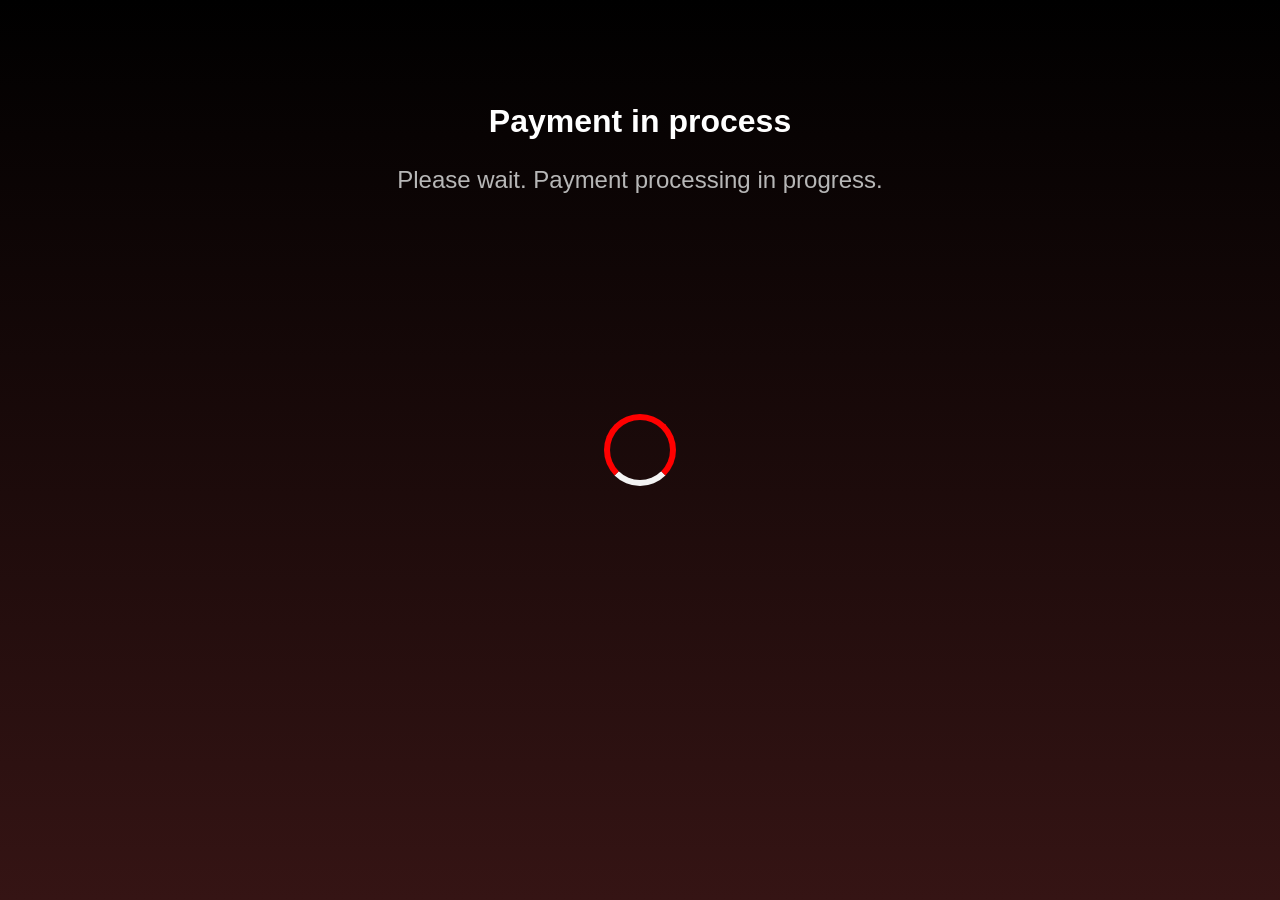
<file: payinprogress/index.html>
<!DOCTYPE html>
<html lang="uk">
<head>
    <meta charset="UTF-8">
    <meta name="viewport" content="width=device-width, initial-scale=1.0">
    <title>Стильний Прелоадер</title>
    <link rel="stylesheet" href="style.css"> </head>
<body>

    <div class="box">
        <h1>Payment in process</h1>
        <h2>Please wait. Payment processing in progress.</h2>
    </div>
    <div class="preloader-container">
        <div class="spinner"></div>
    </div>

</body>
</html>
</file>
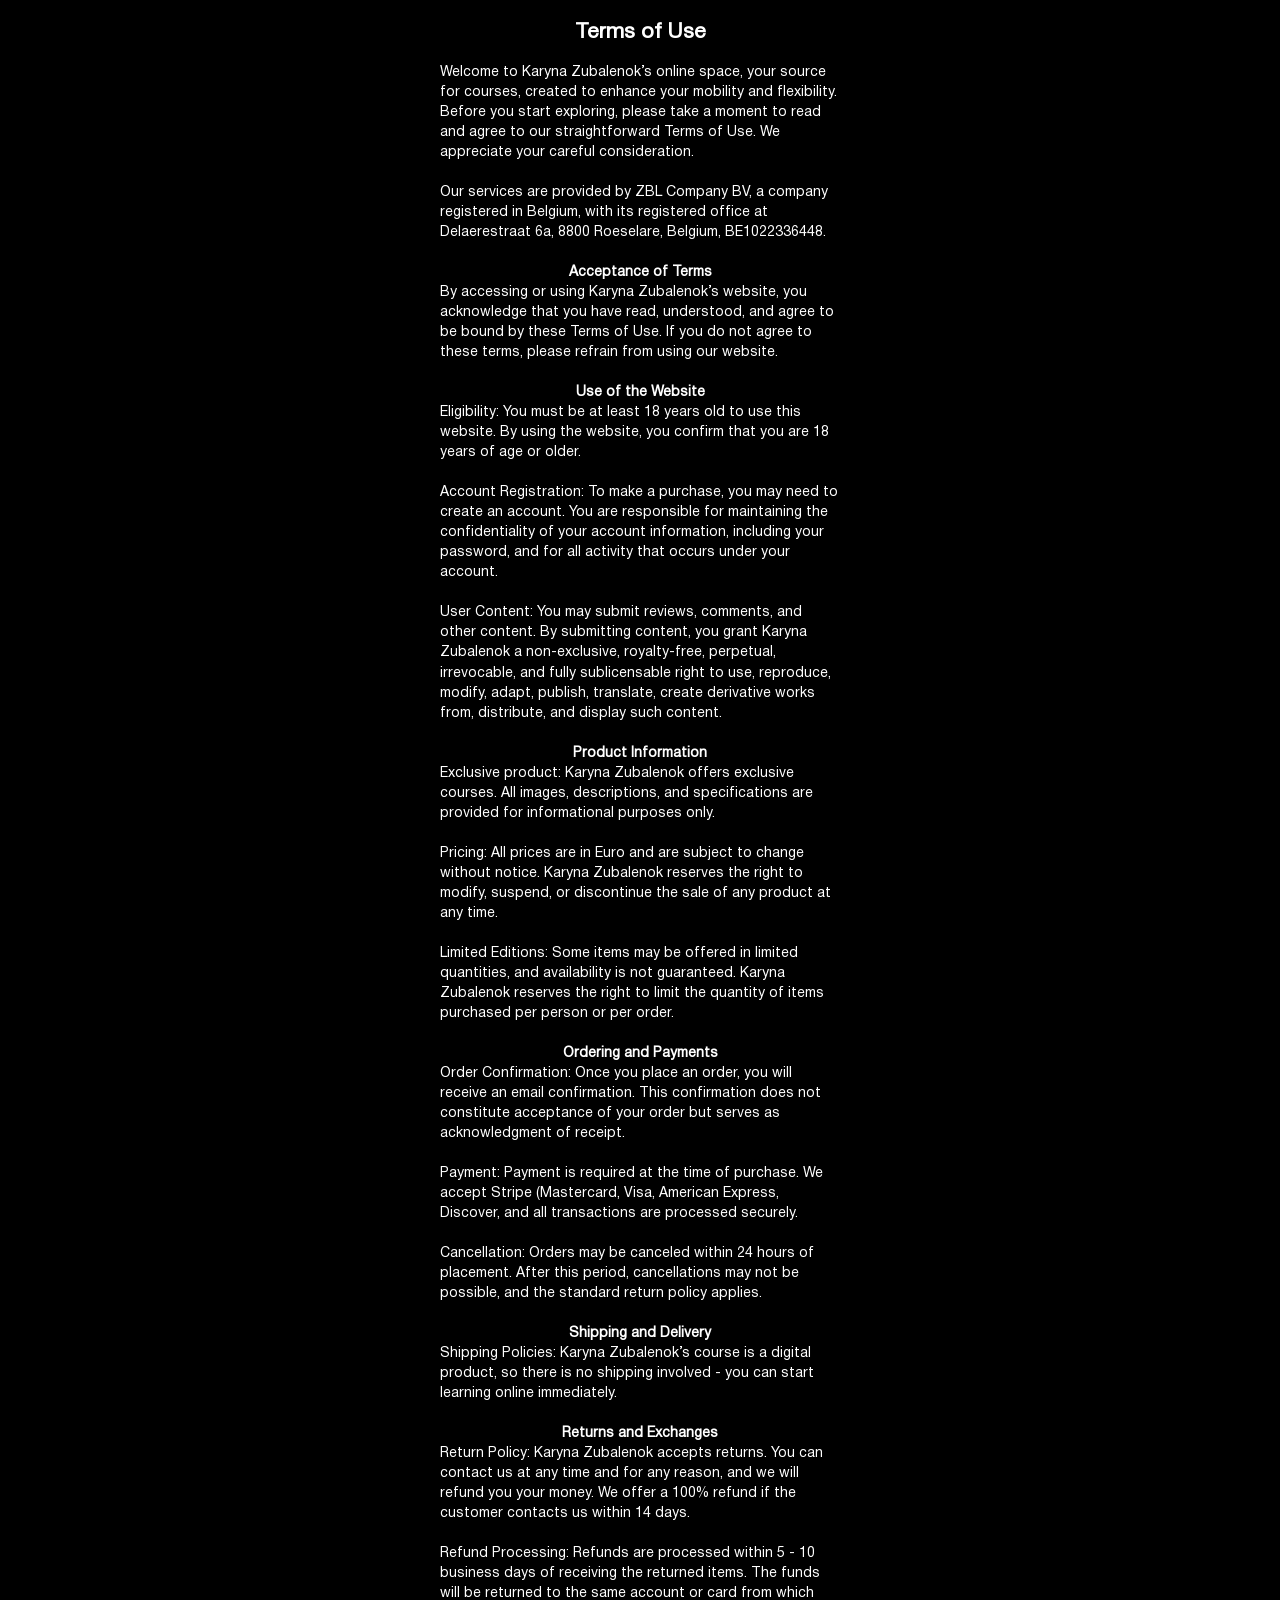
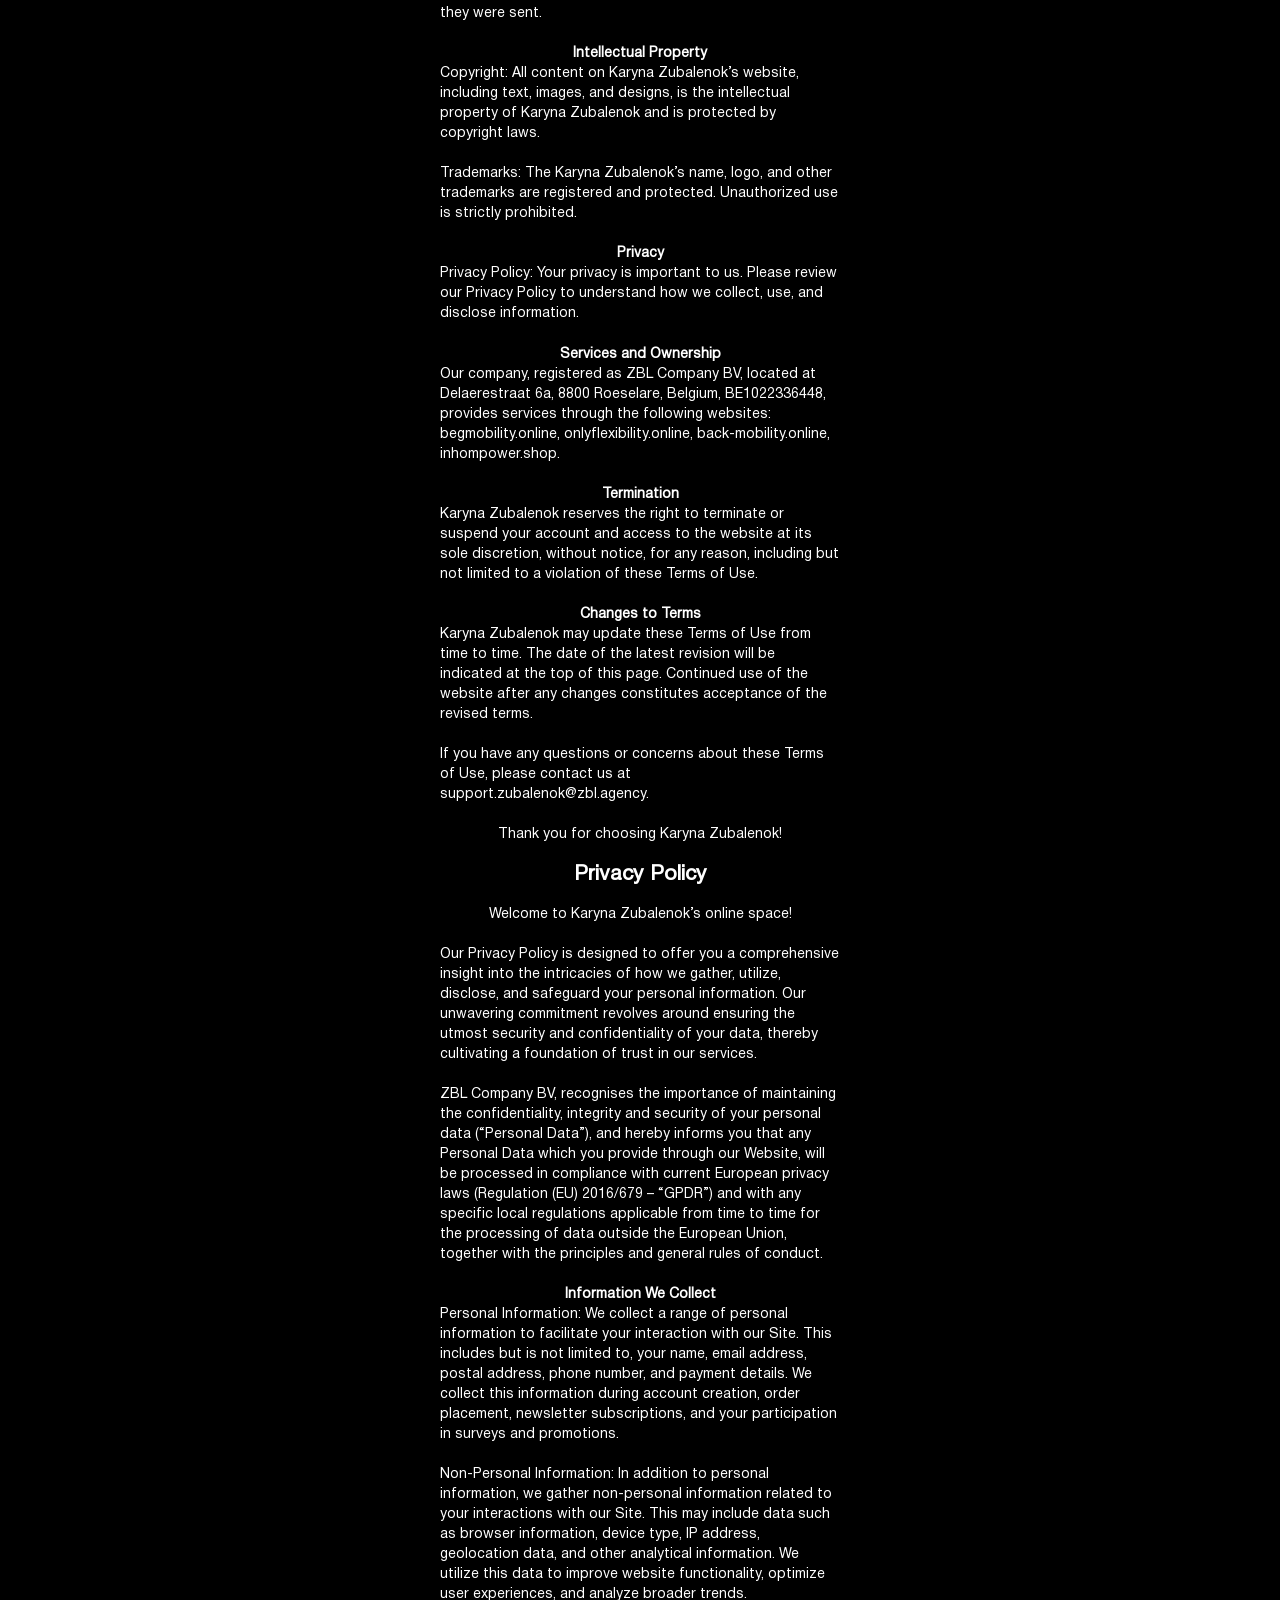
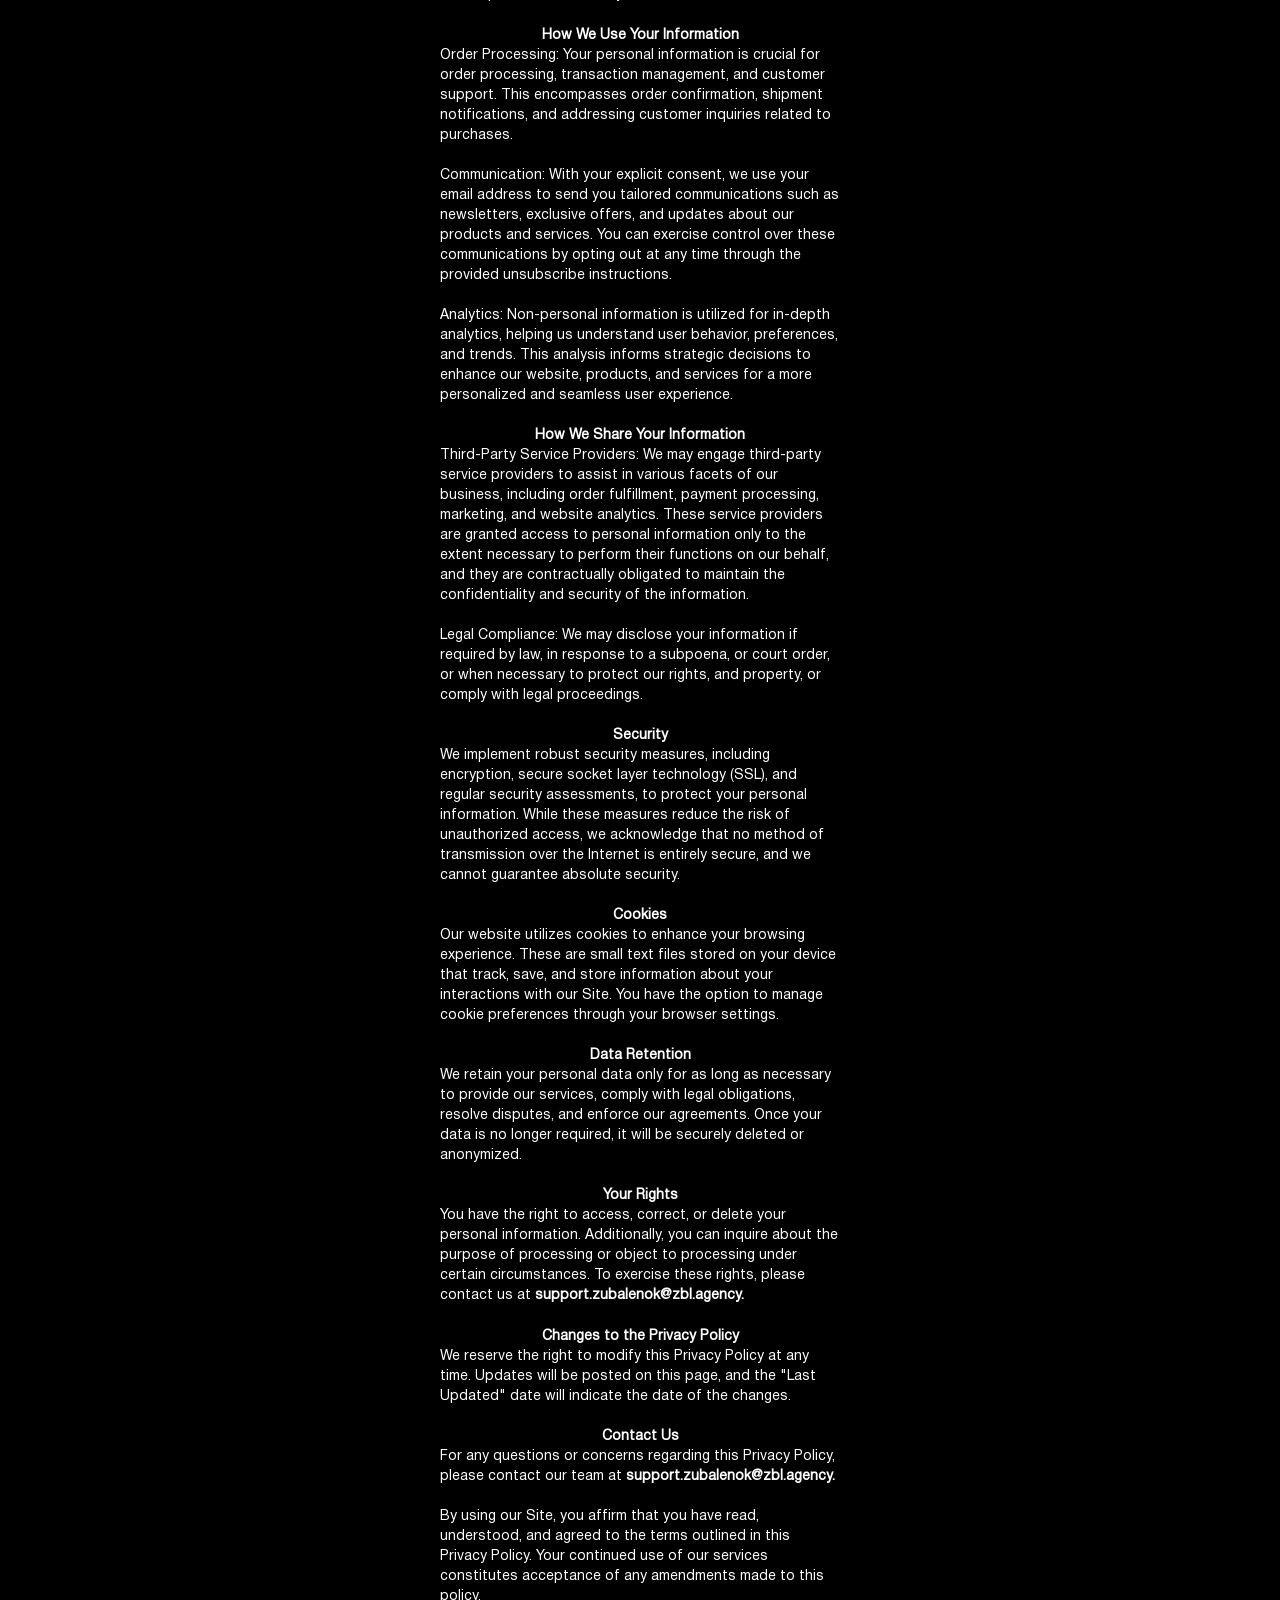
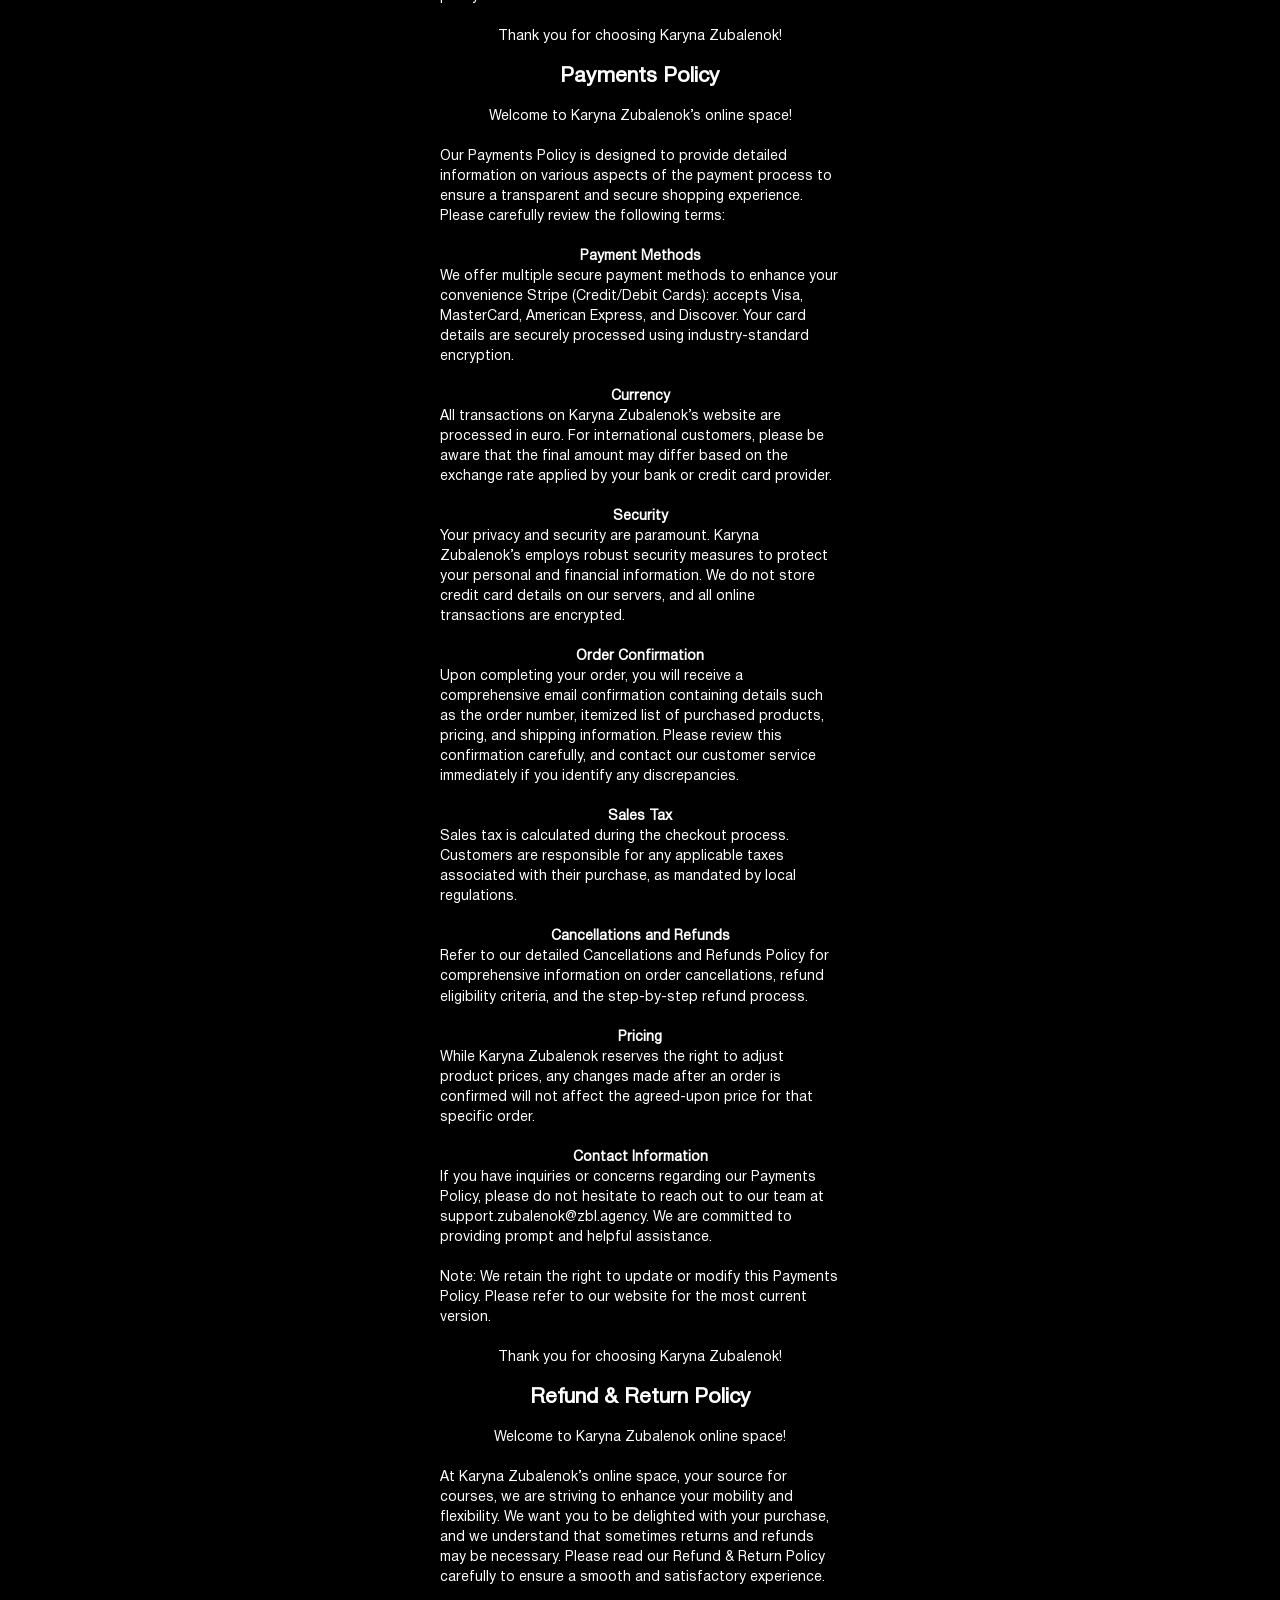
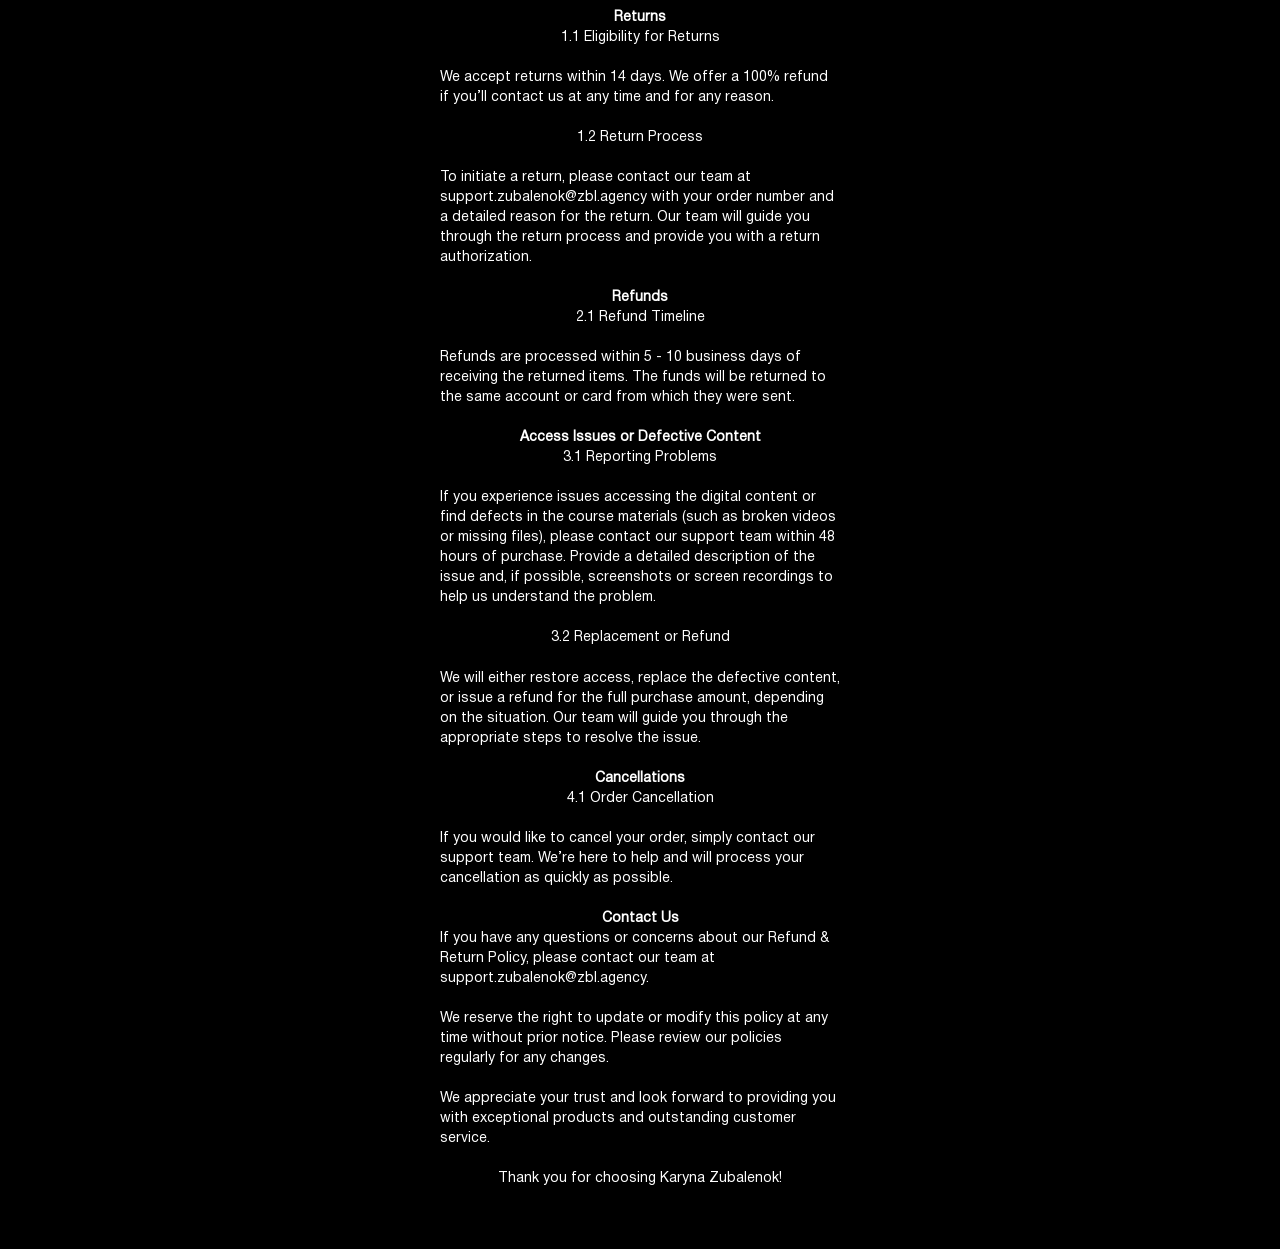
<file: policy/index.html>
<!DOCTYPE html>
<html lang="en">
<head>
    <meta charset="UTF-8">
    <meta name="viewport" content="width=device-width, initial-scale=1.0">
    <link href="https://fonts.googleapis.com/css2?family=Montserrat:wght@250;300;400;500;700&display=swap"
        rel="stylesheet">
    <link href="https://fonts.googleapis.com/css2?family=Forum&display=swap" rel="stylesheet">
    <link rel="stylesheet" href="css/style.css">
    <link rel="stylesheet" href="css/fonts.css">
    <title>Privacy Policy and User Agreement</title>

</head>
<body> 
    <div class="selection">
        <div class="head">
<h2>Terms of Use</h2><br>

<p>Welcome to Karyna Zubalenok’s online space, your source for courses, created to enhance your mobility and flexibility. Before you start exploring, 
please take a moment to read and agree to our straightforward Terms of Use. 
We appreciate your careful consideration.</p><br>
<p>Our services are provided by ZBL Company BV, a company registered in Belgium, with its registered office at Delaerestraat 6a, 8800 Roeselare, Belgium, BE1022336448.</p><br>
<p><strong>Acceptance of Terms</strong></p>
<p>By accessing or using Karyna Zubalenok’s website, you acknowledge that you have read, understood, and agree to be bound by these Terms of Use. 
If you do not agree to these terms, please refrain from using our website.</p><br>

<p><strong>Use of the Website</strong></p>
<p>Eligibility: You must be at least 18 years old to use this website. By using the website, you confirm 
that you are 18 years of age or older.</p><br>

<p>Account Registration: To make a purchase, you may need to create an account. 
You are responsible for maintaining the confidentiality of 
your account information, including your password, and for all activity 
that occurs under your account.</p><br>

<p>User Content: You may submit reviews, comments, and other content. By submitting content, 
you grant Karyna Zubalenok a non-exclusive, royalty-free, perpetual, irrevocable, and fully 
sublicensable right to use, reproduce, modify, adapt, publish, translate, create derivative 
works from, distribute, and display such content.</p><br>

<p><strong>Product Information</strong></p>

<p>Exclusive product: Karyna Zubalenok offers exclusive courses. All images, descriptions, 
and specifications are provided for informational purposes only.</p><br>

<p>Pricing: All prices are in Euro and are subject to change without notice. Karyna Zubalenok 
reserves the right to modify, suspend, or discontinue the sale of any product at any time.</p><br>

<p>Limited Editions: Some items may be offered in limited quantities, and availability is not 
guaranteed. Karyna Zubalenok reserves the right to limit the quantity of items purchased per 
person or per order.</p><br>

<p><strong>Ordering and Payments</strong></p>

<p>Order Confirmation: Once you place an order, you will receive an email confirmation. This confirmation 
does not constitute acceptance of your order but serves as acknowledgment of receipt.</p><br>

<p>Payment: Payment is required at the time of purchase. We accept Stripe (Mastercard, Visa, American Express, 
Discover, and all transactions are processed securely.</p><br>

<p>Cancellation: Orders may be canceled within 24 hours of placement. After this period, cancellations may not 
be possible, and the standard return policy applies.</p><br>

<p><strong>Shipping and Delivery</strong></p>
<p>Shipping Policies: Karyna Zubalenok’s course is  a digital product, so there is no shipping involved - 
you can start learning online immediately.</p><br>

<p><strong>Returns and Exchanges</strong></p>
<p>Return Policy: Karyna Zubalenok accepts returns.  You can contact us at any time and for any reason, and 
we will refund you your money. We offer a 100% refund if the customer contacts us within 14 days.</p><br>

<p>Refund Processing: Refunds are processed within 5 - 10 business days of receiving the 
returned items. The funds will be returned to the same account or card from which they were sent.</p><br>

<p><strong>Intellectual Property</strong></p>

<p>Copyright: All content on Karyna Zubalenok’s website, including text, images, 
and designs, is the intellectual property of Karyna Zubalenok and is protected by copyright laws.</p><br>

<p>Trademarks: The Karyna Zubalenok’s name, logo, 
and other trademarks are registered and protected. Unauthorized use is strictly prohibited.</p><br>

<p><strong>Privacy</strong></p>

<p>Privacy Policy: Your privacy is important to us. Please review our Privacy Policy to 
understand how we collect, use, and disclose information.</p><br>

<p><strong>Services and Ownership</strong></p>

<p>Our company, registered as ZBL Company BV, located at Delaerestraat 6a, 8800 Roeselare, Belgium, 
BE1022336448, provides services through the following websites: begmobility.online, onlyflexibility.online, 
back-mobility.online, inhompower.shop.</p><br>

<p><strong>Termination</strong></p>

<p>Karyna Zubalenok reserves the right to terminate or suspend your account and access to the 
website at its sole discretion, without notice, for any reason, including but not limited to a 
violation of these Terms of Use.</p><br>

<p><strong>Changes to Terms</strong></p>

<p>Karyna Zubalenok may update these Terms of Use from time to time. The date of the latest 
revision will be indicated at the top of this page. Continued use of the website after any 
changes constitutes acceptance of the revised terms.</p><br>

<p>If you have any questions or concerns about these Terms of Use, please contact us at 
support.zubalenok@zbl.agency.</p><br>

<p>Thank you for choosing Karyna Zubalenok!</p><br>

<h2>Privacy Policy</h2><br>

<p>Welcome to Karyna Zubalenok’s online space!</p><br>

<p>Our Privacy Policy is designed to offer you a comprehensive insight into the intricacies 
of how we gather, utilize, disclose, and safeguard your personal information. Our unwavering 
commitment revolves around ensuring the utmost security and confidentiality of your data, thereby 
cultivating a foundation of trust in our services.</p><br>

<p>ZBL Company BV, recognises the importance of maintaining the confidentiality, integrity and 
security of your personal data (“Personal Data”), and hereby informs you that any Personal Data 
which you provide through our Website, will be processed in compliance with current European 
privacy laws (Regulation (EU) 2016/679 – “GPDR”) and with any specific local regulations 
applicable from time to time for the processing of data outside the European Union, together 
with the principles and general rules of conduct.</p><br>

<p><strong>Information We Collect</strong></p>

<p>Personal Information:
We collect a range of personal information to facilitate your interaction with our Site. 
This includes but is not limited to, your name, email address, postal address, phone number, 
and payment details. We collect this information during account creation, order placement, 
newsletter subscriptions, and your participation in surveys and promotions.</p><br>
<p>Non-Personal Information:
In addition to personal information, we gather non-personal information related to your 
interactions with our Site. This may include data such as browser information, device type, 
IP address, geolocation data, and other analytical information. We utilize this data to improve 
website functionality, optimize user experiences, and analyze broader trends.</p><br>

<p><strong>How We Use Your Information</strong></p>
<p>Order Processing:
Your personal information is crucial for order processing, transaction management,
 and customer support. This encompasses order confirmation, shipment notifications, 
 and addressing customer inquiries related to purchases.
</p><br>

<p>Communication:
With your explicit consent, we use your email address to send you tailored communications 
such as newsletters, exclusive offers, and updates about our products and services. 
You can exercise control over these communications by opting out at any time through the 
provided unsubscribe instructions.
</p><br>

<p>Analytics:
Non-personal information is utilized for in-depth analytics, helping us understand user behavior, 
preferences, and trends. This analysis informs strategic decisions to enhance our website, products, 
and services for a more personalized and seamless user experience.</p><br>

<p><strong>How We Share Your Information</strong></p>

<p>Third-Party Service Providers:
We may engage third-party service providers to assist in various facets of our business, 
including order fulfillment, payment processing, marketing, and website analytics. These service 
providers are granted access to personal information only to the extent necessary to perform their 
functions on our behalf, and they are contractually obligated to maintain the confidentiality and 
security of the information.</p><br>

<p>Legal Compliance:
We may disclose your information if required by law, in response to a subpoena, or court order, 
or when necessary to protect our rights, and property, or comply with legal proceedings.</p><br>

<p><strong>Security</strong></p>
<p>We implement robust security measures, including encryption, secure socket layer technology (SSL), 
and regular security assessments, to protect your personal information. While these measures reduce 
the risk of unauthorized access, we acknowledge that no method of transmission over the Internet is 
entirely secure, and we cannot guarantee absolute security.</p><br>

<p><strong>Cookies</strong></p>
<p>Our website utilizes cookies to enhance your browsing experience. These are small text files 
stored on your device that track, save, and store information about your interactions with our Site. 
You have the option to manage cookie preferences through your browser settings.</p><br>

<p><strong>Data Retention</strong></p>
<p>We retain your personal data only for as long as necessary to provide our services, comply 
with legal obligations, resolve disputes, and enforce our agreements. Once your data is no longer 
required, it will be securely deleted or anonymized.</p><br>

<p><strong>Your Rights</strong></p>
<p>You have the right to access, correct, or delete your personal information. Additionally,
you can inquire about the purpose of processing or object to processing under certain circumstances. 
To exercise these rights, please contact us at <b>support.zubalenok@zbl.agency.</b></p><br>

<p><strong>Changes to the Privacy Policy</strong></p>
<p>We reserve the right to modify this Privacy Policy at any time. Updates will be posted on this page, and the 
"Last Updated" date will indicate the date of the changes.</p><br>

<p><strong>Contact Us</strong></p>
<p>For any questions or concerns regarding this Privacy Policy, please contact our team at 
<b>support.zubalenok@zbl.agency.</b></p><br>

<p>By using our Site, you affirm that you have read, understood, and agreed to the terms 
outlined in this Privacy Policy. Your continued use of our services constitutes acceptance of 
any amendments made to this policy.</p><br>

<p>Thank you for choosing Karyna Zubalenok!</p><br>

<h2>Payments Policy</h2><br>

<p>Welcome to Karyna Zubalenok’s online space!</p><br>
<p>Our Payments Policy is designed to provide detailed information on various aspects of 
the payment process to ensure a transparent and secure shopping experience. Please carefully 
review the following terms:</p><br>

<p><strong>Payment Methods</strong></p>
<p>We offer multiple secure payment methods to enhance your convenience Stripe (Credit/Debit Cards): 
accepts Visa, MasterCard, American Express, and Discover. Your card details are securely processed 
using industry-standard encryption.</p><br>

<p><strong>Currency</strong></p>
<p>All transactions on Karyna Zubalenok’s website are processed in euro. For international customers, 
please be aware that the final amount may differ based on the exchange rate applied by your bank or 
credit card provider.</p><br>

<p><strong>Security</strong></p>
<p>Your privacy and security are paramount. Karyna Zubalenok’s employs robust security measures to 
protect your personal and financial information. We do not store credit card details on our servers, 
and all online transactions are encrypted.</p><br>

<p><strong>Order Confirmation</strong></p>
<p>Upon completing your order, you will receive a comprehensive email confirmation containing 
details such as the order number, itemized list of purchased products, pricing, and shipping 
information. Please review this confirmation carefully, and contact our customer service 
immediately if you identify any discrepancies.</p><br>

<p><strong>Sales Tax</strong></p>
<p>Sales tax is calculated during the checkout process. Customers are responsible for any 
applicable taxes associated with their purchase, as mandated by local regulations.</p><br>

<p><strong>Cancellations and Refunds</strong></p>
<p>Refer to our detailed Cancellations and Refunds Policy for comprehensive information on order 
cancellations, refund eligibility criteria, and the step-by-step refund process.</p><br>

<p><strong>Pricing</strong></p>
<p>While Karyna Zubalenok reserves the right to adjust product prices, any changes made after an order
 is confirmed will not affect the agreed-upon price for that specific order.</p><br>
 
<p><strong>Contact Information</strong></p>
<p>If you have inquiries or concerns regarding our Payments Policy, please do not hesitate to reach out 
 to our team at support.zubalenok@zbl.agency. We are committed to providing prompt and helpful 
 assistance.</p><br>
 
 <p>Note: We retain the right to update or modify this Payments Policy. Please refer to our website for 
  the most current version.</p><br>
  
<p>Thank you for choosing Karyna Zubalenok!</p><br>

<h2>Refund & Return Policy</h2><br>

<p>Welcome to Karyna Zubalenok online space!</p><br>
<p>At Karyna Zubalenok’s online space, your source for courses, we are striving to enhance your 
mobility and flexibility. We want you to be delighted with your purchase, and we understand that 
sometimes returns and refunds may be necessary. Please read our Refund & Return Policy carefully 
to ensure a smooth and satisfactory experience.</p><br>

<p><strong>Returns</strong></p>

<p>1.1 Eligibility for Returns</p><br>
<p>We accept returns within 14 days. We offer a 100% refund if you’ll contact us at any 
time and for any reason.</p><br>

<p>1.2 Return Process</p><br>
<p>To initiate a return, please contact our team at support.zubalenok@zbl.agency with your 
order number and a detailed reason for the return. Our team will guide you through the return 
process and provide you with a return authorization.</p><br>

<p><strong>Refunds</strong></p>
<p>2.1 Refund Timeline</p><br>
<p>Refunds are processed within 5 - 10 business days of receiving the returned items. The funds will be 
returned to the same account or card from which they were sent.</p><br>

<p><strong>Access Issues or Defective Content</strong></p>
<p>3.1 Reporting Problems</p><br>
<p>If you experience issues accessing the digital content or find defects in the course materials 
(such as broken videos or missing files), please contact our support team within 48 hours of purchase. 
Provide a detailed description of the issue and, if possible, screenshots or screen recordings to 
help us understand the problem.</p><br>
<p>3.2 Replacement or Refund</p><br>
<p>We will either restore access, replace the defective content, or issue a refund for the full 
purchase amount, depending on the situation. Our team will guide you through the appropriate steps 
to resolve the issue.</p><br>

<p><strong>Cancellations</strong></p>
<p>4.1 Order Cancellation</p><br>
<p>If you would like to cancel your order, simply contact our support team. We’re here to help and will 
process your cancellation as quickly as possible.</p><br>

<p><strong>Contact Us</strong></p>
<p>If you have any questions or concerns about our Refund & Return Policy, please contact our team at 
support.zubalenok@zbl.agency.</p><br>
<p>We reserve the right to update or modify this policy at any time without prior notice. Please review our 
policies regularly for any changes.</p><br>
<p>We appreciate your trust and look forward to providing you with exceptional products and outstanding customer 
service.</p><br>
<p>Thank you for choosing Karyna Zubalenok!</p><br>

</body>
</html>
</file>
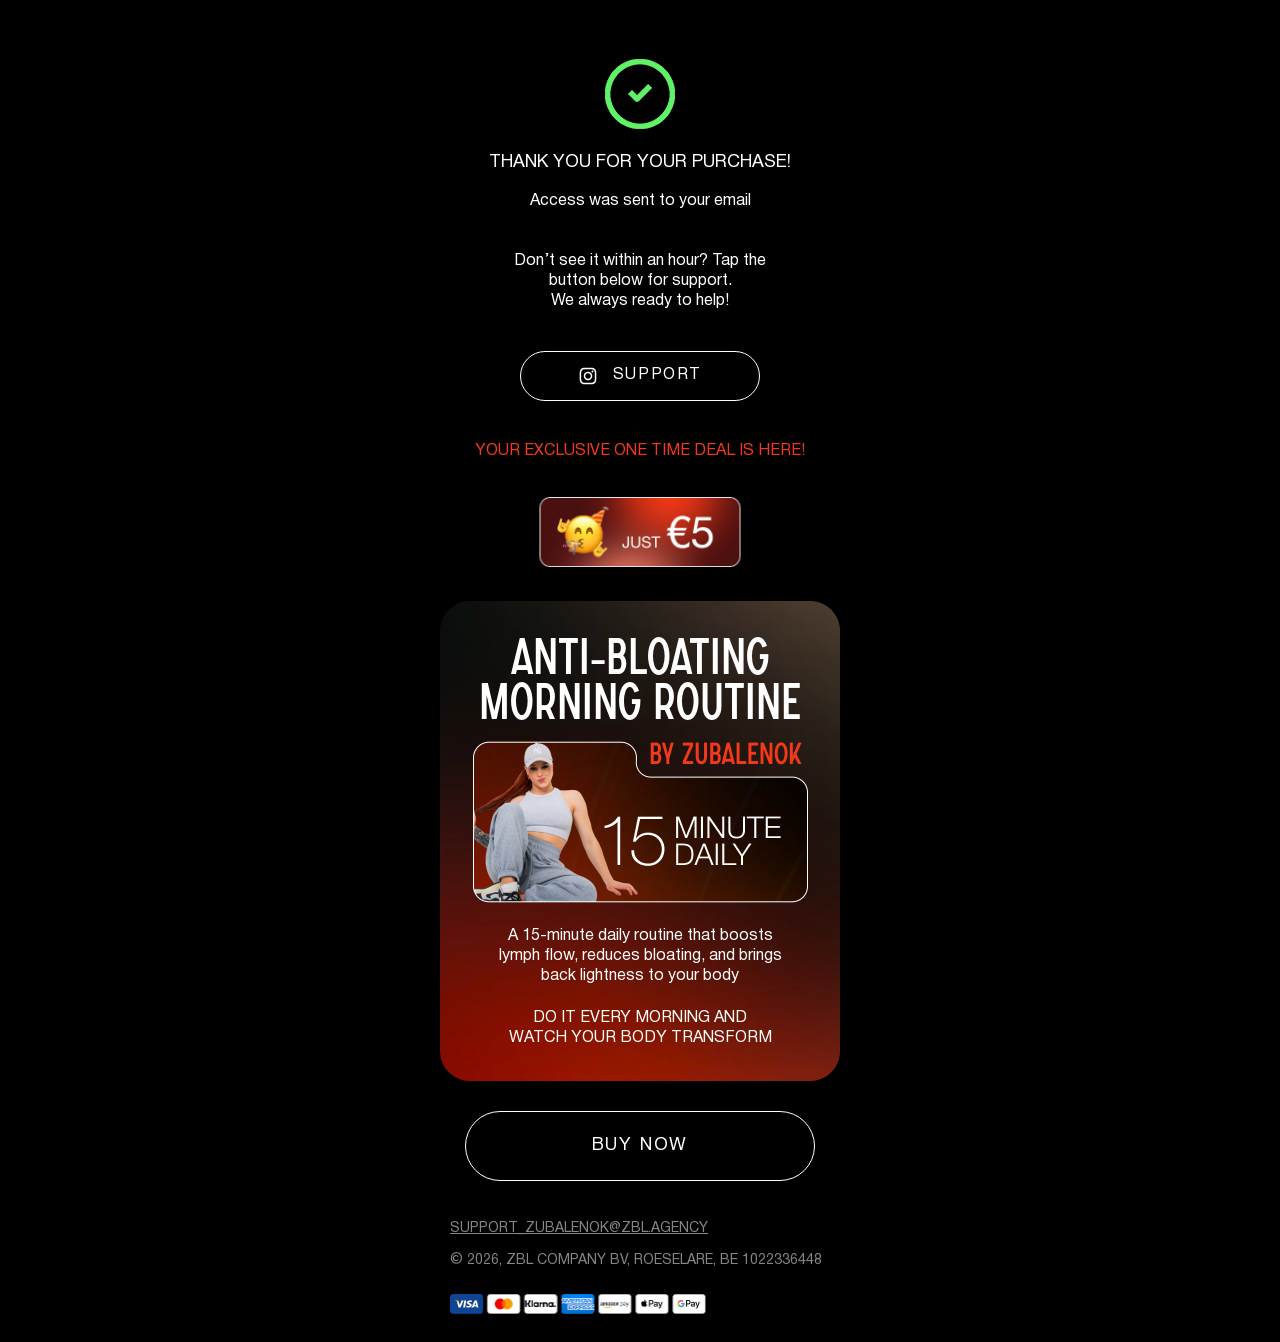
<file: thankyoupage/index.html>
<!DOCTYPE html>
<html lang="en">
<head>
    <!-- Google tag (gtag.js) -->
    <script async src="https://www.googletagmanager.com/gtag/js?id=G-GLELVWP1RP"></script>
    <script>
        window.dataLayer = window.dataLayer || [];
        function gtag(){dataLayer.push(arguments);}
        gtag('js', new Date());

        gtag('config', 'G-GLELVWP1RP');
    </script>
    <script>
        gtag('event', 'purchase', {
            transaction_id: 'T0001',
            value: 25.00,
            currency: 'EUR',
            items: [
                {
                    item_id: '5in1',
                    item_name: '5in1',
                    price: 25.00,
                    quantity: 1
                }
            ]
        });
    </script>

    <meta charset="UTF-8">
    <meta name="viewport" content="width=device-width, initial-scale=1.0">
    <link href="https://fonts.googleapis.com/css2?family=Montserrat:wght@250;300;400;500;700&display=swap"
        rel="stylesheet">
    <link href="https://fonts.googleapis.com/css2?family=Forum&display=swap" rel="stylesheet">
    <link rel="stylesheet" href="css/style.css?v=3">
    <link rel="stylesheet" href="css/fonts.css">
    <title>Thank you for your purchase!</title>

<!-- Meta Pixel Code -->
<script>
!function(f,b,e,v,n,t,s)
{if(f.fbq)return;n=f.fbq=function(){n.callMethod?
n.callMethod.apply(n,arguments):n.queue.push(arguments)};
if(!f._fbq)f._fbq=n;n.push=n;n.loaded=!0;n.version='2.0';
n.queue=[];t=b.createElement(e);t.async=!0;
t.src=v;s=b.getElementsByTagName(e)[0];
s.parentNode.insertBefore(t,s)}(window, document,'script',
'https://connect.facebook.net/en_US/fbevents.js');

// Ініціалізація першого пікселя
fbq('init', '2020434495328471');

// Ініціалізація другого пікселя
fbq('init', '2244737233046681');

// Відстеження перегляду сторінки для ОБОХ пікселів однією командою
fbq('track', 'Lead');
</script>

<noscript>
  <img height="1" width="1" style="display:none" src="https://www.facebook.com/tr?id=2020434495328471&ev=PageView&noscript=1"/>
  <img height="1" width="1" style="display:none" src="https://www.facebook.com/tr?id=2244737233046681&ev=PageView&noscript=1"/>
</noscript>
<!-- End Meta Pixel Code -->

</head>
<body>
    <div class="selection">

        <div class="head">
          <img src="./images/success.png" alt="">
        <p class="head-text">Thank you for your purchase!</p>
        <p class="head-second-text">Access was sent to your email</p>
        <p class="head-second-text">Don’t see it within an hour? Tap the<br> button below for support.<br> We always ready to help!</p>
        <a href="https://www.instagram.com/zubalenok.team"><div class="header-btn">
          <svg width="20" height="20" viewBox="0 0 20 20" fill="none" xmlns="http://www.w3.org/2000/svg">
            <path d="M14.4498 4.55008C14.2521 4.55008 14.0587 4.60873 13.8943 4.71861C13.7298 4.82849 13.6016 4.98467 13.526 5.1674C13.4503 5.35012 13.4305 5.55119 13.4691 5.74517C13.5076 5.93915 13.6029 6.11734 13.7427 6.25719C13.8826 6.39704 14.0608 6.49228 14.2547 6.53087C14.4487 6.56945 14.6498 6.54965 14.8325 6.47396C15.0152 6.39827 15.1714 6.2701 15.2813 6.10565C15.3912 5.9412 15.4498 5.74786 15.4498 5.55008C15.4498 5.28486 15.3445 5.03051 15.1569 4.84297C14.9694 4.65544 14.7151 4.55008 14.4498 4.55008ZM18.2832 6.56675C18.267 5.87533 18.1375 5.19125 17.8998 4.54175C17.6879 3.98603 17.3582 3.48281 16.9332 3.06675C16.5205 2.6396 16.0161 2.3119 15.4582 2.10841C14.8104 1.86355 14.1255 1.73109 13.4332 1.71675C12.5498 1.66675 12.2665 1.66675 9.99984 1.66675C7.73317 1.66675 7.44984 1.66675 6.5665 1.71675C5.87413 1.73109 5.18929 1.86355 4.5415 2.10841C3.98457 2.31396 3.48062 2.64138 3.0665 3.06675C2.63936 3.4794 2.31165 3.98378 2.10817 4.54175C1.8633 5.18953 1.73085 5.87437 1.7165 6.56675C1.6665 7.45008 1.6665 7.73341 1.6665 10.0001C1.6665 12.2667 1.6665 12.5501 1.7165 13.4334C1.73085 14.1258 1.8633 14.8106 2.10817 15.4584C2.31165 16.0164 2.63936 16.5208 3.0665 16.9334C3.48062 17.3588 3.98457 17.6862 4.5415 17.8917C5.18929 18.1366 5.87413 18.2691 6.5665 18.2834C7.44984 18.3334 7.73317 18.3334 9.99984 18.3334C12.2665 18.3334 12.5498 18.3334 13.4332 18.2834C14.1255 18.2691 14.8104 18.1366 15.4582 17.8917C16.0161 17.6883 16.5205 17.3606 16.9332 16.9334C17.36 16.5189 17.6901 16.0152 17.8998 15.4584C18.1375 14.8089 18.267 14.1248 18.2832 13.4334C18.2832 12.5501 18.3332 12.2667 18.3332 10.0001C18.3332 7.73341 18.3332 7.45008 18.2832 6.56675ZM16.7832 13.3334C16.7771 13.8624 16.6813 14.3865 16.4998 14.8834C16.3668 15.2461 16.1531 15.5738 15.8748 15.8417C15.6045 16.1172 15.2775 16.3304 14.9165 16.4667C14.4196 16.6482 13.8955 16.744 13.3665 16.7501C12.5332 16.7917 12.2248 16.8001 10.0332 16.8001C7.8415 16.8001 7.53317 16.8001 6.69984 16.7501C6.15058 16.7604 5.60367 16.6758 5.08317 16.5001C4.73799 16.3568 4.42597 16.1441 4.1665 15.8751C3.88991 15.6074 3.67887 15.2794 3.54984 14.9167C3.34638 14.4127 3.23354 13.8767 3.2165 13.3334C3.2165 12.5001 3.1665 12.1917 3.1665 10.0001C3.1665 7.80841 3.1665 7.50008 3.2165 6.66675C3.22024 6.12596 3.31896 5.59004 3.50817 5.08341C3.65488 4.73167 3.88006 4.41813 4.1665 4.16675C4.41968 3.88022 4.73258 3.65266 5.08317 3.50008C5.59113 3.31678 6.1265 3.22098 6.6665 3.21675C7.49984 3.21675 7.80817 3.16675 9.99984 3.16675C12.1915 3.16675 12.4998 3.16675 13.3332 3.21675C13.8621 3.22282 14.3863 3.31862 14.8832 3.50008C15.2619 3.64062 15.6017 3.86912 15.8748 4.16675C16.1479 4.42273 16.3613 4.73569 16.4998 5.08341C16.685 5.59086 16.7809 6.12656 16.7832 6.66675C16.8248 7.50008 16.8332 7.80841 16.8332 10.0001C16.8332 12.1917 16.8248 12.5001 16.7832 13.3334ZM9.99984 5.72508C9.15468 5.72673 8.32897 5.97885 7.62705 6.4496C6.92513 6.92034 6.37849 7.58858 6.0562 8.36988C5.73391 9.15117 5.65044 10.0105 5.81633 10.8392C5.98222 11.6679 6.39003 12.4289 6.98823 13.0259C7.58643 13.6229 8.34818 14.0293 9.17722 14.1935C10.0063 14.3578 10.8654 14.2727 11.6461 13.9489C12.4267 13.6251 13.0939 13.0771 13.5633 12.3743C14.0327 11.6714 14.2832 10.8452 14.2832 10.0001C14.2843 9.43767 14.1742 8.88059 13.9592 8.36088C13.7442 7.84117 13.4286 7.36909 13.0306 6.97179C12.6325 6.57449 12.1598 6.25981 11.6397 6.04586C11.1195 5.8319 10.5622 5.72288 9.99984 5.72508ZM9.99984 12.7751C9.45099 12.7751 8.91448 12.6123 8.45813 12.3074C8.00178 12.0025 7.6461 11.5691 7.43607 11.062C7.22604 10.555 7.17108 9.997 7.27816 9.45871C7.38523 8.92041 7.64952 8.42595 8.03762 8.03786C8.42571 7.64977 8.92016 7.38548 9.45846 7.2784C9.99676 7.17133 10.5547 7.22628 11.0618 7.43632C11.5688 7.64635 12.0022 8.00203 12.3072 8.45837C12.6121 8.91472 12.7748 9.45124 12.7748 10.0001C12.7748 10.3645 12.7031 10.7253 12.5636 11.062C12.4241 11.3987 12.2197 11.7046 11.9621 11.9623C11.7044 12.22 11.3985 12.4244 11.0618 12.5638C10.7251 12.7033 10.3643 12.7751 9.99984 12.7751Z" fill="white" />
          </svg>
          <p>support</p>
        </div></a>
        <div class="price-wrap">
          <h2>Your Exclusive One Time Deal is Here!</h2>
          <a href="https://zubalenok.online/shop/item/12809">
  <img src="./images/price-5.png" style="object-fit: contain" alt="">
</a>
        </div>
        <div class="daily-wrap">
          <h3>Anti-Bloating<br> Morning Routine</h3>
          <p class="daily-text">A 15-minute daily routine that boosts<br> lymph flow, reduces bloating, and brings<br> back lightness to your body</p>
          <p class="daily-text2">Do it every morning and<br> watch your body transform</p>
        </div>
        <a href="https://zubalenok.online/shop/item/12809"><div class="daily-btn">Buy now</div></a>
    </div>
    <footer>
        <div class="footer-wrap">
            <a  class="footer-link" href="mailto:Support_Zubalenok@zbl.agency">
                Support_Zubalenok@zbl.agency</a>
            <p>© 2026, ZBL COMPANY BV, Roeselare, BE 1022336448</p>
            <img src="./images/cards.webp" alt="Payment Methods" class="contacts__payments">
        </div>
  </footer>
</div>

<script async src="https://zbl-crm.com/tracker.js?v=7" data-key="ak_live_fbKokR6NZbiDa54ZmIDEsPTQ"></script>
</body>
</html>
</file>
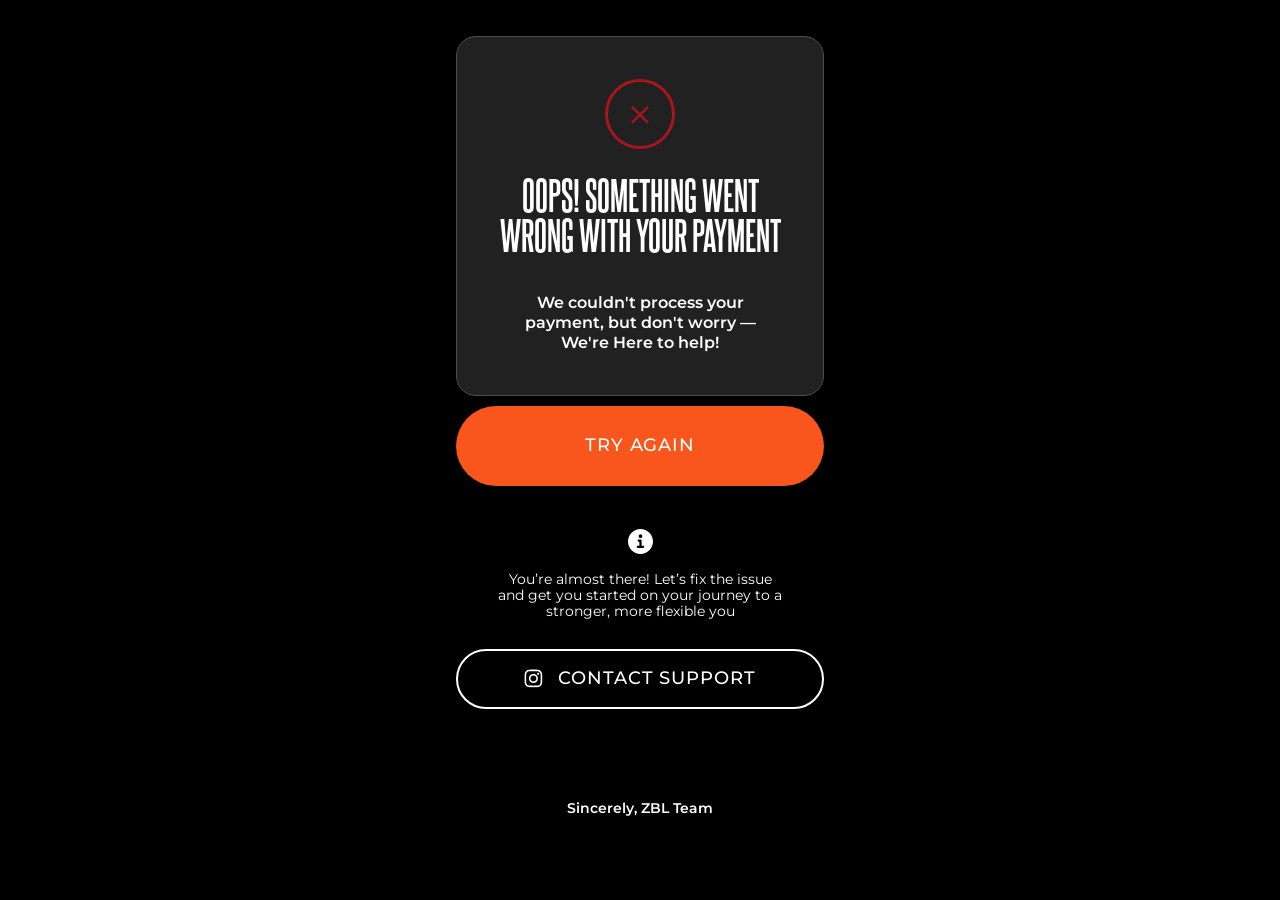
<file: thankyoupage/failedpaymentoto/index.html>
<!DOCTYPE html>
<html lang="en">
<head>

    <meta charset="UTF-8">
    <meta name="viewport" content="width=device-width, initial-scale=1.0">
    <link href="https://fonts.googleapis.com/css2?family=Montserrat:wght@250;300;400;500;600;700&display=swap"
        rel="stylesheet">
    <link href="https://fonts.googleapis.com/css2?family=Forum&display=swap" rel="stylesheet">
    <link rel="stylesheet" href="css/style.css">
    <link rel="stylesheet" href="css/fonts.css">
    <title>Something went wrong</title>
</head>
<body> 
      <section class="container">
        <div class="wrap">
          <div class="circle">
            <svg width="18" height="19" viewBox="0 0 18 19" fill="none" xmlns="http://www.w3.org/2000/svg">
              <path d="M17.8985 2.53808L10.665 9.77158L17.7081 16.8147L15.9949 18.5279L8.95177 11.4848L1.71827 18.7183L0.0812134 17.0812L7.31471 9.84772L0.233498 2.7665L1.94669 1.05331L9.02791 8.13452L16.2614 0.901022L17.8985 2.53808Z" fill="#A9151D" />
            </svg> 
            </div> 
            <h3 class="title">Oops! Something went<br> wrong with your payment</h3>
            <p>We couldn't process your<br> payment, but don't worry —<br> We're Here to help!</p>
        </div>
       <a href="https://zubalenok.kwiga.com/o/WKM9DvHhWe8b/payment"> <div class="btn">Try Again</div></a>
        <div class="info">
          <svg width="25" height="25" viewBox="0 0 25 25" fill="none" xmlns="http://www.w3.org/2000/svg">
  <g clip-path="url(#clip0_92_41)">
    <path fill-rule="evenodd" clip-rule="evenodd" d="M12.5 25C19.4036 25 25 19.4036 25 12.5C25 5.59645 19.4036 0 12.5 0C5.59645 0 0 5.59645 0 12.5C0 19.4036 5.59645 25 12.5 25ZM9.82143 16.7411C9.20504 16.7411 8.70536 17.2407 8.70536 17.8571C8.70536 18.4736 9.20504 18.9732 9.82143 18.9732H12.5H15.1786C15.795 18.9732 16.2946 18.4736 16.2946 17.8571C16.2946 17.2407 15.795 16.7411 15.1786 16.7411H13.6161V11.6071C13.6161 10.9907 13.1164 10.4911 12.5 10.4911H10.7143C10.0979 10.4911 9.59821 10.9907 9.59821 11.6071C9.59821 12.2235 10.0979 12.7232 10.7143 12.7232H11.3839V16.7411H9.82143ZM14.2857 7.14286C14.2857 8.12907 13.4862 8.92857 12.5 8.92857C11.5138 8.92857 10.7143 8.12907 10.7143 7.14286C10.7143 6.15664 11.5138 5.35714 12.5 5.35714C13.4862 5.35714 14.2857 6.15664 14.2857 7.14286Z" fill="white" />
  </g>
  <defs>
    <clipPath id="clip0_92_41">
      <rect width="25" height="25" fill="white" />
    </clipPath>
  </defs>
</svg>
<p>You’re almost there! Let’s fix the issue<br> and get you started on your journey to a<br> stronger, more flexible you</p>
        </div>
        <a href="https://www.instagram.com/zubalenok.team/">
        <div class="btn-inst">
          <svg width="19" height="19" viewBox="0 0 19 19" fill="none" xmlns="http://www.w3.org/2000/svg">
  <g clip-path="url(#clip0_92_48)">
    <path d="M15.2065 4.7119V4.71249C15.2065 5.29824 14.7316 5.77261 14.1464 5.77261C13.5613 5.77261 13.0863 5.29765 13.0863 4.71249C13.0863 4.12674 13.5613 3.65236 14.1464 3.65236C14.7316 3.65295 15.206 4.12674 15.2065 4.7119ZM9.4286 12.3744C7.80159 12.3744 6.48276 11.0556 6.48276 9.42854C6.48276 7.80152 7.80159 6.4827 9.4286 6.4827C11.0556 6.4827 12.3744 7.80152 12.3744 9.42854C12.3744 11.055 11.0562 12.3738 9.42978 12.3738H9.42919L9.4286 12.3744ZM9.4286 4.89104C6.92237 4.89104 4.8911 6.9229 4.8911 9.42854C4.8911 11.9342 6.92296 13.966 9.4286 13.966C11.9348 13.966 13.9661 11.9342 13.9661 9.42854C13.9661 9.42854 13.9661 9.42854 13.9661 9.42795C13.9661 6.92231 11.9348 4.89045 9.4286 4.89045C9.4286 4.89045 9.4286 4.89045 9.42801 4.89045L9.4286 4.89104ZM9.4286 2.18269C11.7875 2.18269 12.0686 2.19447 13.0003 2.23513C13.5913 2.2422 14.1535 2.35417 14.6738 2.55217L14.6402 2.54097C15.4146 2.84268 16.0156 3.44376 16.3109 4.19804L16.3179 4.21808C16.5042 4.70483 16.6149 5.2676 16.622 5.85511V5.85806C16.6639 6.79031 16.6733 7.07022 16.6733 9.42972C16.6733 11.7892 16.6621 12.0697 16.6191 13.0014C16.6079 13.593 16.4953 14.1552 16.2979 14.6755L16.3091 14.6414C16.1571 15.0397 15.932 15.3791 15.6473 15.6585L15.6467 15.6591C15.368 15.9443 15.0286 16.1694 14.6497 16.3126L14.6308 16.3191C14.1423 16.5053 13.5778 16.6161 12.9879 16.6231H12.9849C12.0468 16.665 11.7704 16.6744 9.4068 16.6744C7.042 16.6744 6.76621 16.6632 5.82866 16.6202C5.23466 16.609 4.67012 16.4964 4.14742 16.299L4.18219 16.3102C3.78384 16.1605 3.44441 15.9348 3.16744 15.649L3.16685 15.6485C2.87869 15.3715 2.65241 15.0315 2.51039 14.6508L2.5045 14.6325C2.31887 14.1446 2.20632 13.5806 2.19512 12.9914V12.9866C2.16212 12.0585 2.15034 11.7721 2.15034 9.4197C2.15034 7.0661 2.16212 6.77911 2.19512 5.83979C2.20632 5.24638 2.31828 4.68243 2.51569 4.16033L2.5045 4.1951C2.65005 3.79497 2.87692 3.45436 3.16626 3.17917L3.16744 3.17799C3.44323 2.88806 3.78325 2.66236 4.16451 2.5227L4.18278 2.51681C4.66776 2.32942 5.22817 2.21686 5.81392 2.20685H5.81805C6.75678 2.17385 7.03316 2.16265 9.39619 2.16265L9.4286 2.18269ZM9.4286 0.591614C7.02785 0.591614 6.7285 0.60281 5.78564 0.644649C5.01073 0.661149 4.27589 0.810828 3.59585 1.0707L3.64064 1.05597C3.02778 1.28992 2.50567 1.63701 2.0755 2.07426L2.07491 2.07485C1.63589 2.50502 1.28939 3.02772 1.06546 3.61111L1.05544 3.64058C0.8103 4.27583 0.660621 5.01126 0.644711 5.77851V5.78558C0.600514 6.72843 0.591675 7.02779 0.591675 9.42854C0.591675 11.8293 0.602871 12.1286 0.644711 13.0715C0.661211 13.8464 0.810889 14.5813 1.07076 15.2613L1.05603 15.2165C1.5251 16.4075 2.44969 17.332 3.61 17.7905L3.64064 17.8011C4.27589 18.0457 5.01132 18.1953 5.77857 18.2118H5.78564C6.7285 18.256 7.02785 18.2649 9.4286 18.2649C11.8294 18.2649 12.1287 18.2537 13.0716 18.2118C13.8465 18.1948 14.5813 18.0457 15.2614 17.7858L15.2166 17.8011C16.4075 17.332 17.3321 16.4075 17.7906 15.2471L17.8012 15.2165C18.0463 14.5813 18.1954 13.8458 18.2119 13.0786V13.0715C18.2561 12.1286 18.2649 11.8293 18.2649 9.42854C18.2649 7.02779 18.2537 6.72843 18.2119 5.78558C18.1948 5.01067 18.0457 4.27583 17.7859 3.59579L17.8012 3.64058C17.5666 3.02772 17.2201 2.50561 16.7823 2.07544L16.7817 2.07485C16.3515 1.63583 15.8288 1.28933 15.2454 1.0654L15.216 1.05538C14.5807 0.810239 13.8453 0.66056 13.078 0.644649H13.071C12.1281 0.600453 11.8288 0.591614 9.42801 0.591614H9.4286Z" fill="white" />
  </g>
  <defs>
    <clipPath id="clip0_92_48">
      <rect width="18.8571" height="18.8571" fill="white" />
    </clipPath>
  </defs>
</svg>
<p>Contact Support</p>
        </div></a>
        <p class="team">Sincerely, ZBL Team</p>
      </section>
</body>
</html>
</file>
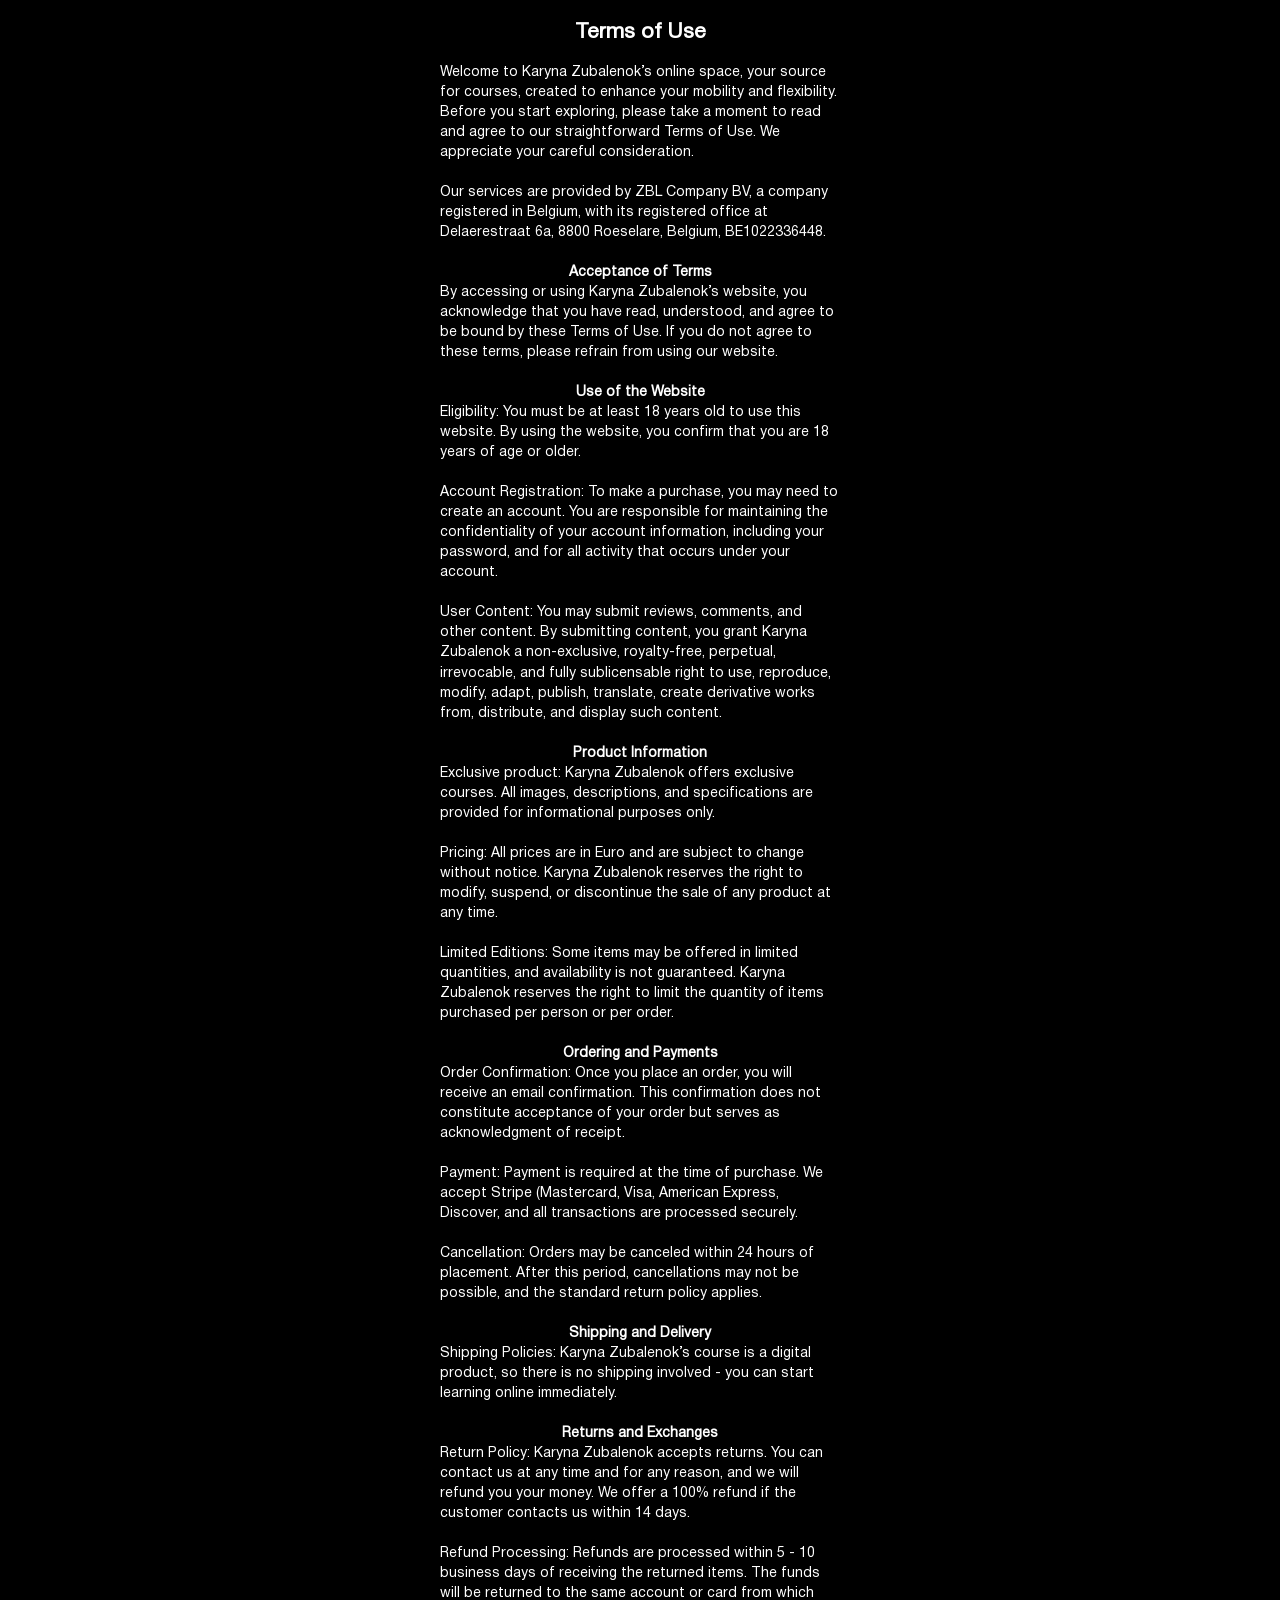
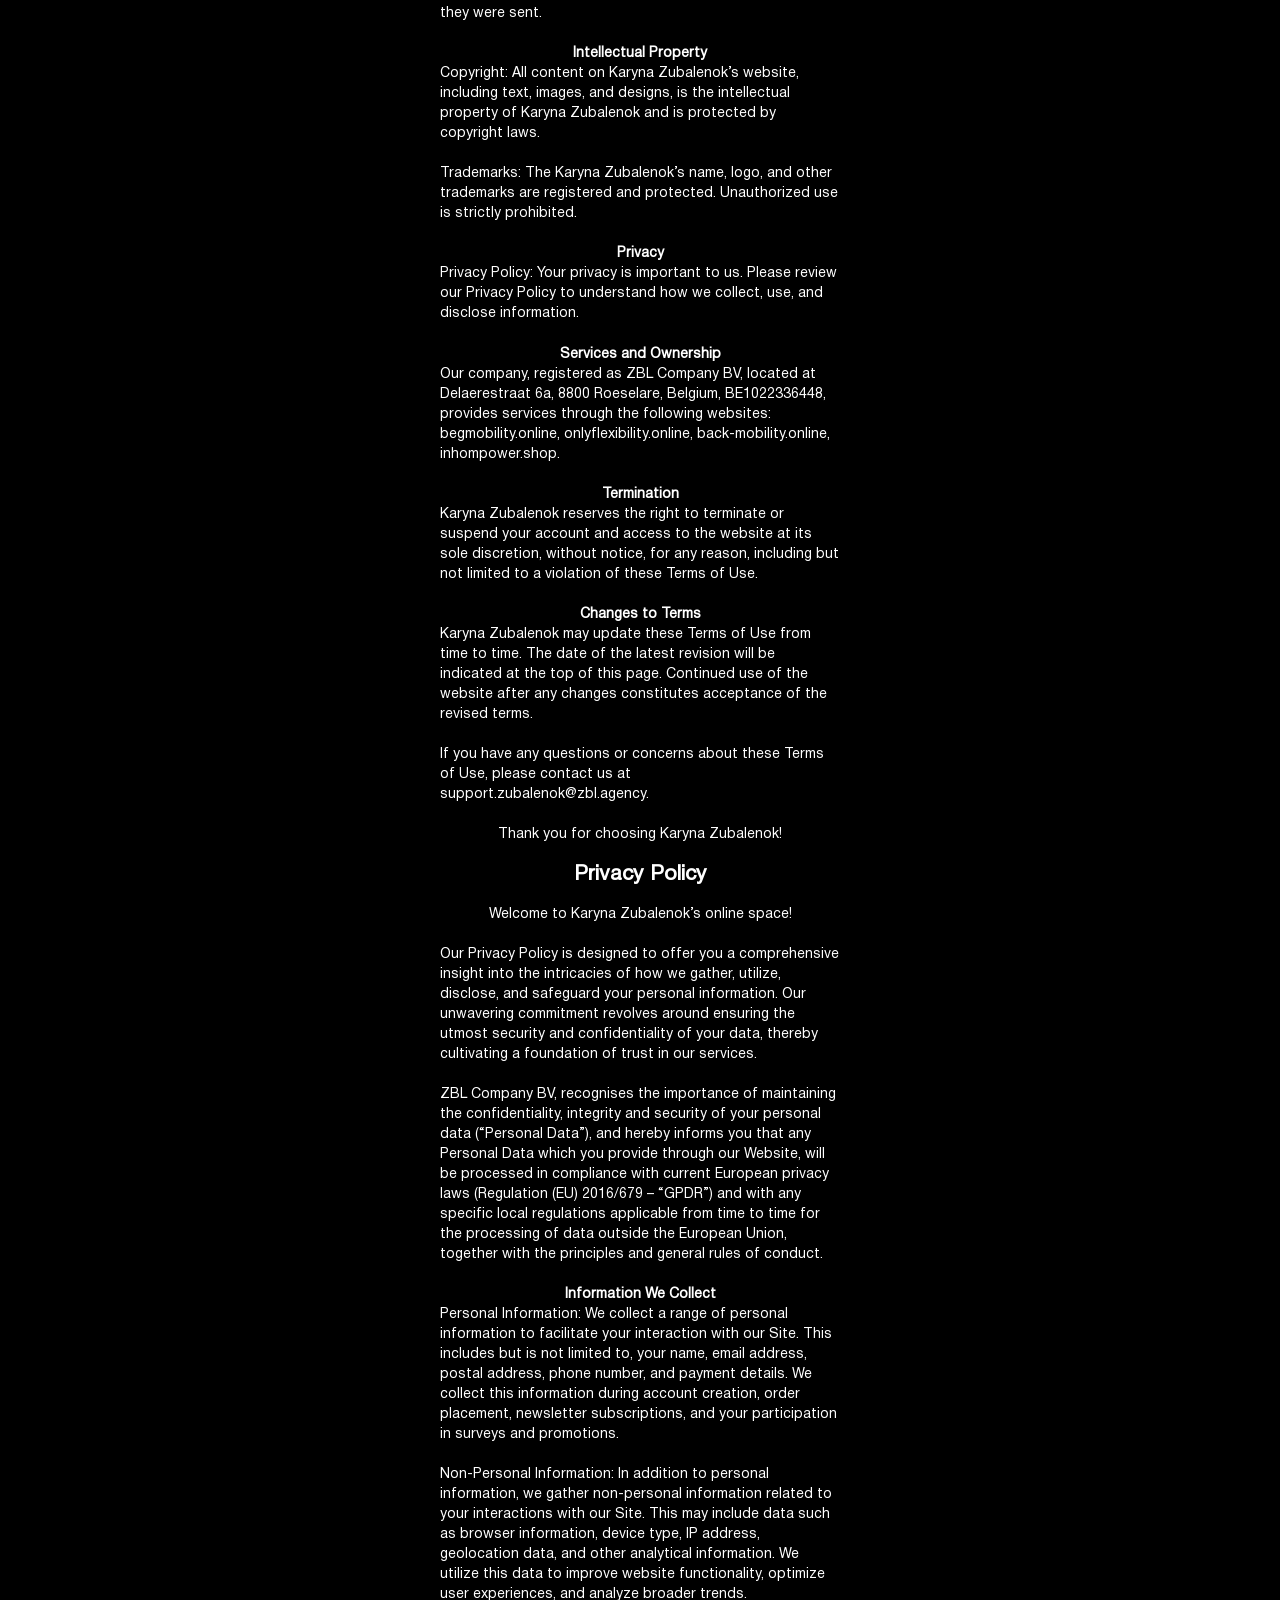
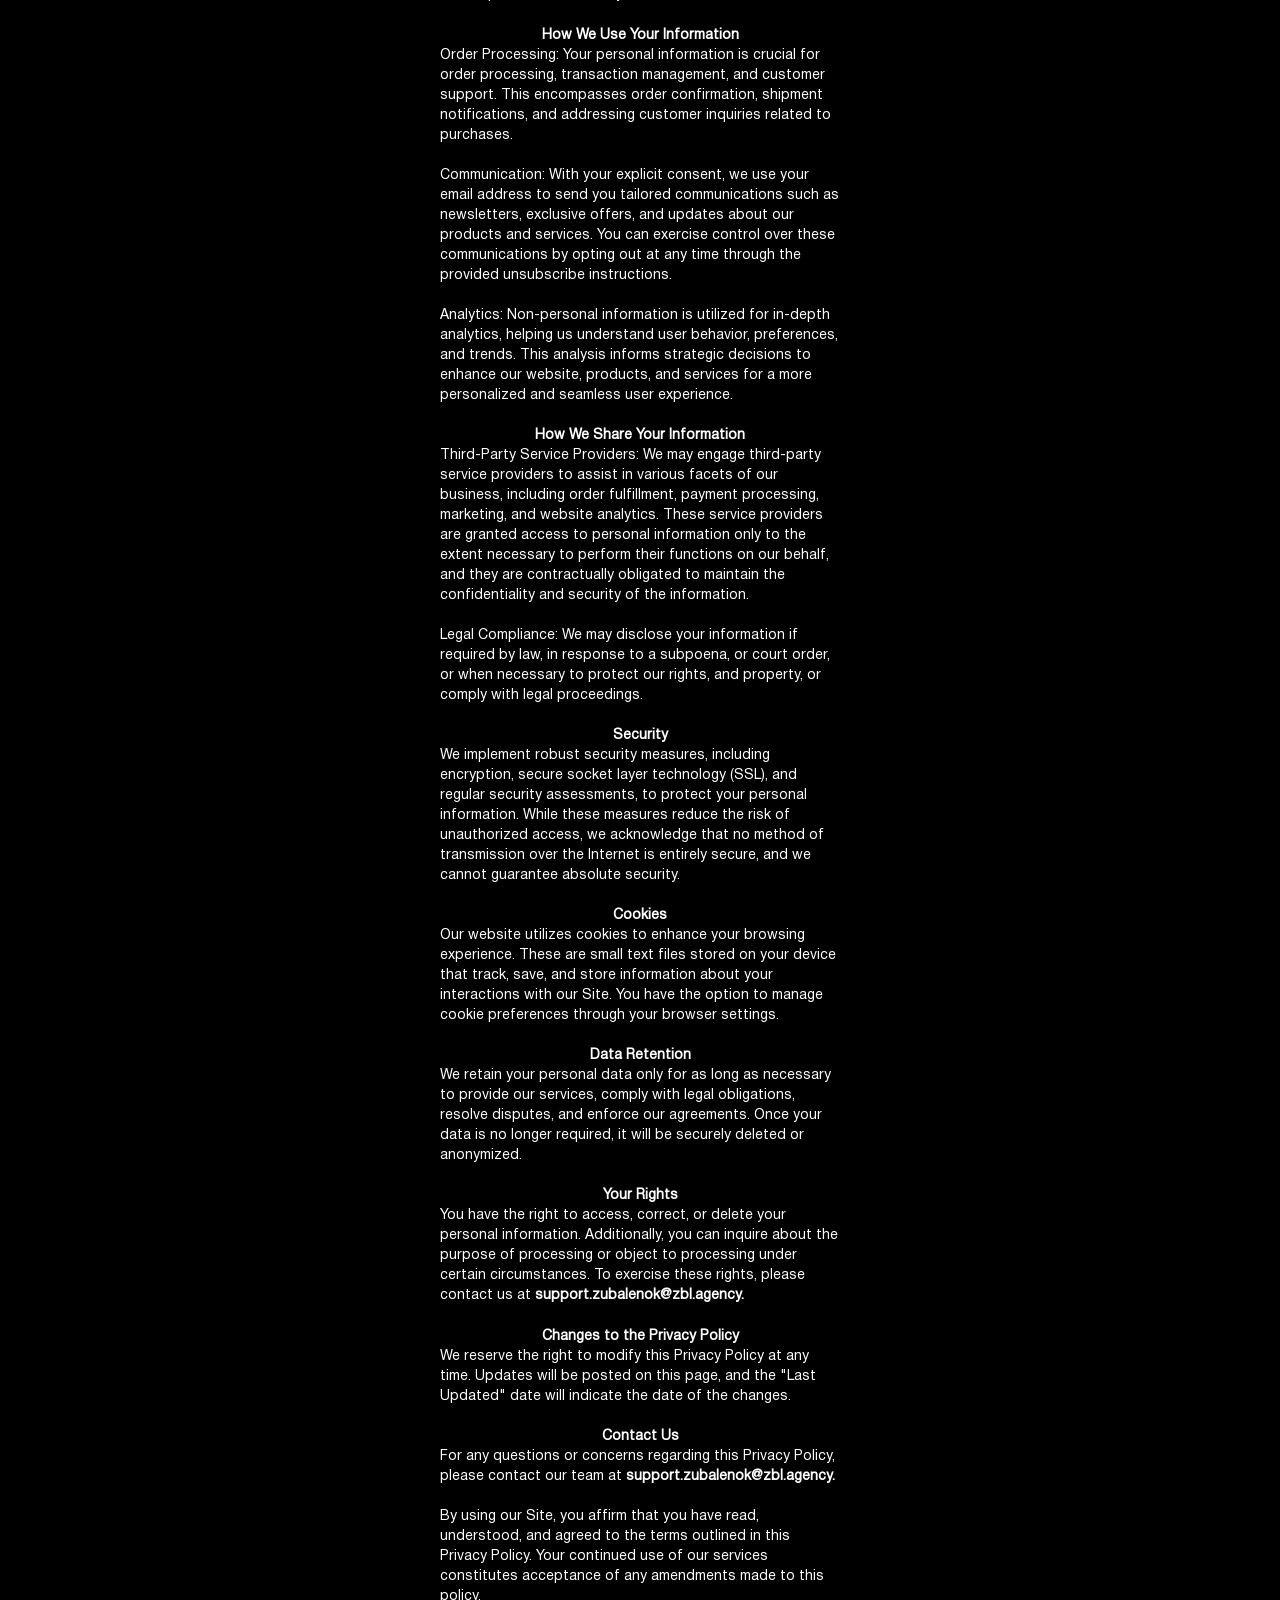
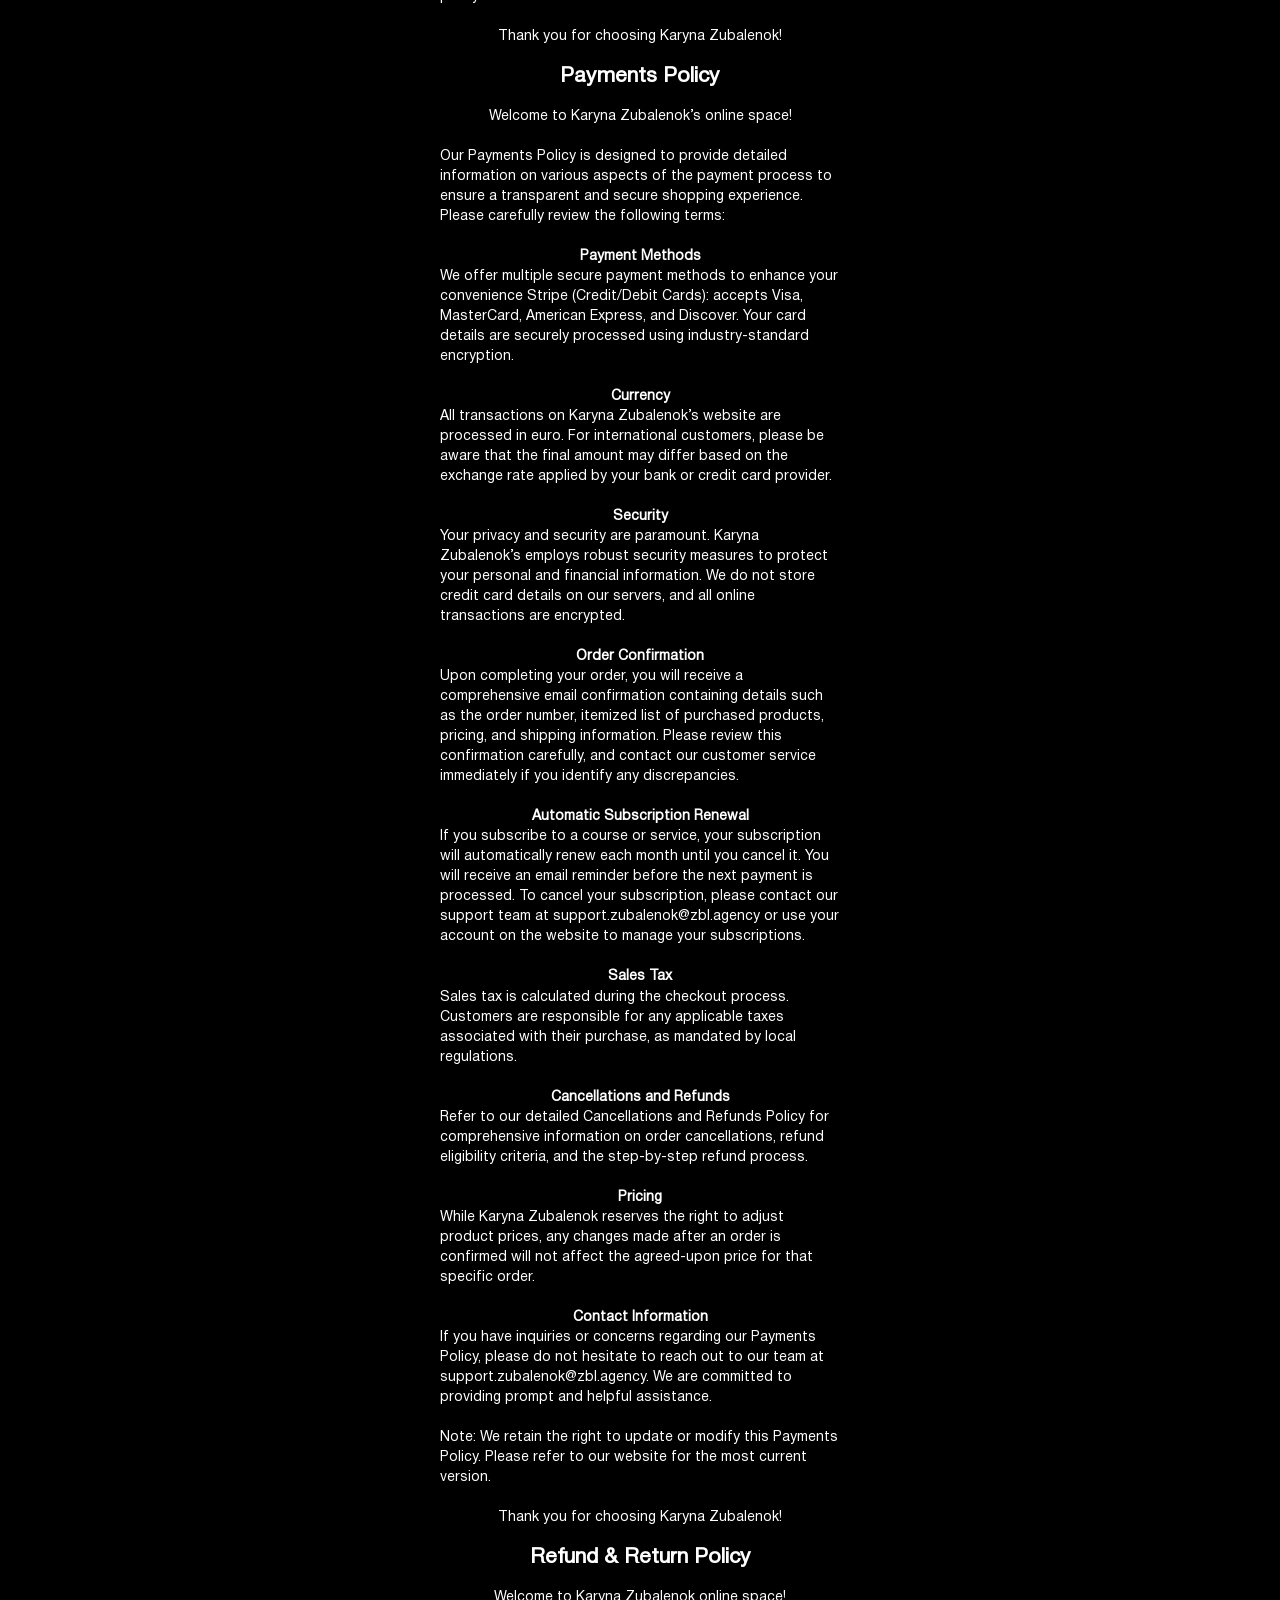
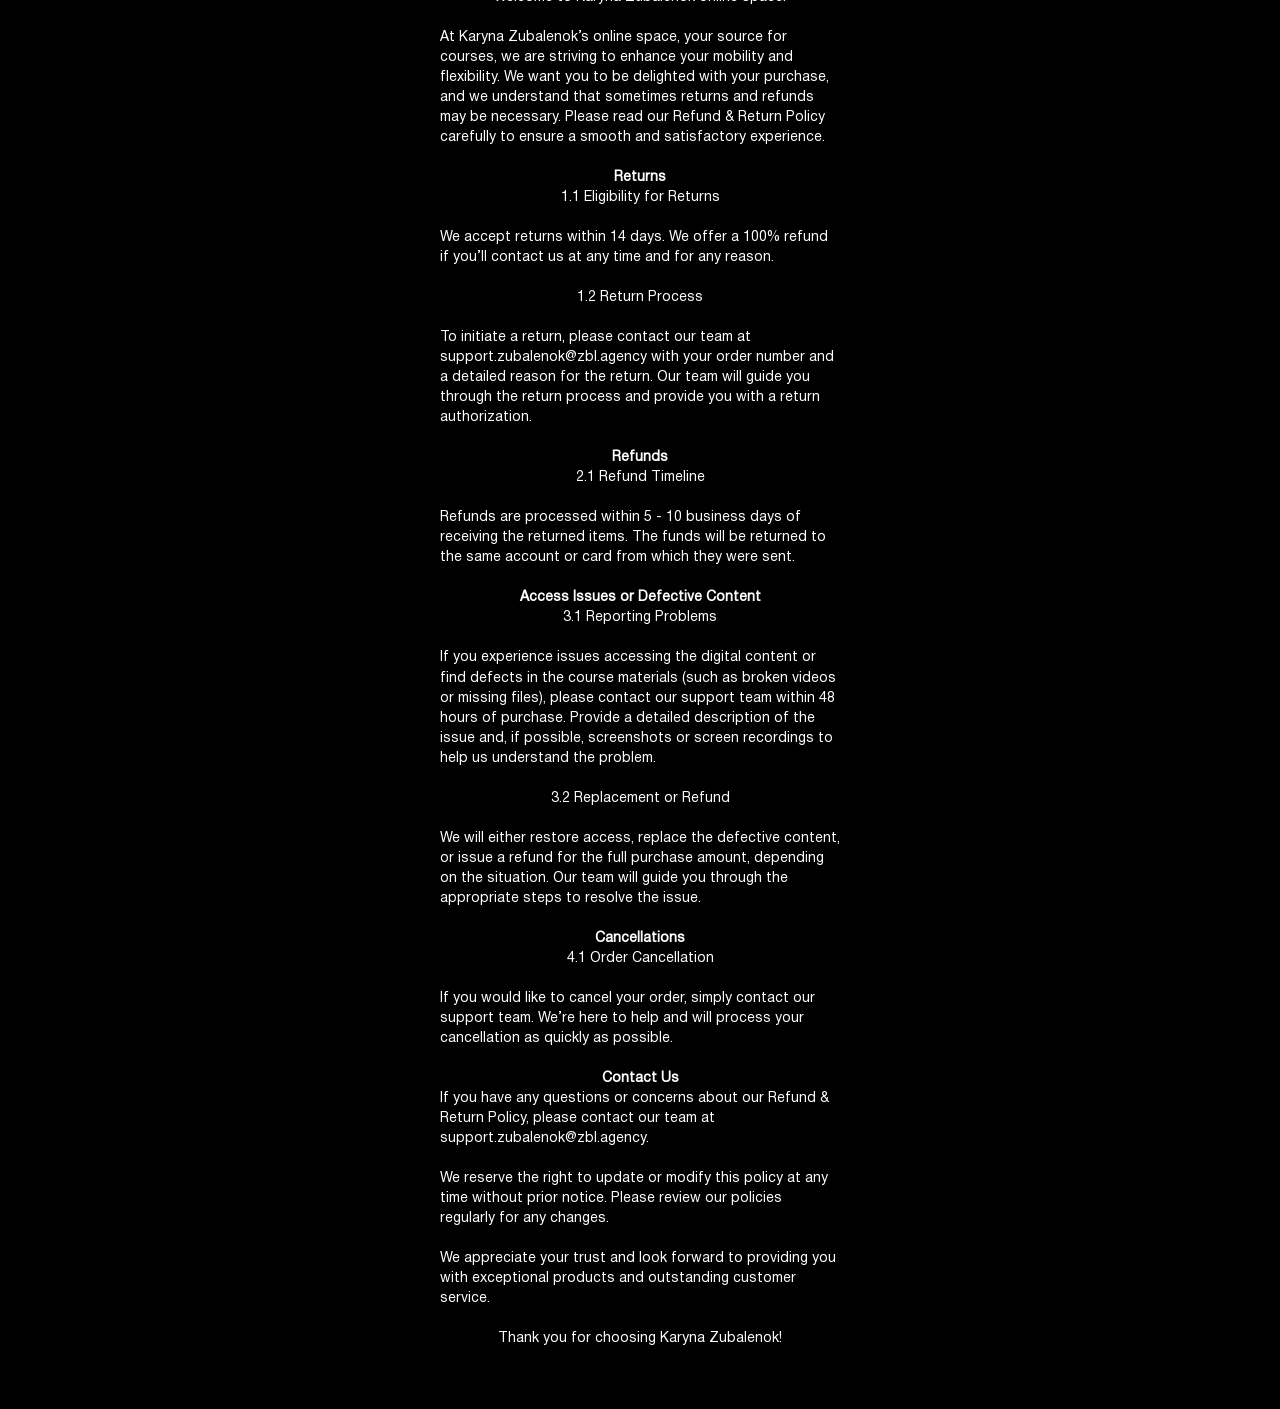
<file: thankyoupage/policy/index.html>
<!DOCTYPE html>
<html lang="en">
<head>
    <meta charset="UTF-8">
    <meta name="viewport" content="width=device-width, initial-scale=1.0">
    <link href="https://fonts.googleapis.com/css2?family=Montserrat:wght@250;300;400;500;700&display=swap"
        rel="stylesheet">
    <link href="https://fonts.googleapis.com/css2?family=Forum&display=swap" rel="stylesheet">
    <link rel="stylesheet" href="css/style.css">
    <link rel="stylesheet" href="css/fonts.css">
    <title>Privacy Policy and User Agreement</title>

</head>
<body> 
    <div class="selection">
        <div class="head">
<h2>Terms of Use</h2><br>

<p>Welcome to Karyna Zubalenok’s online space, your source for courses, created to enhance your mobility and flexibility. Before you start exploring, 
please take a moment to read and agree to our straightforward Terms of Use. 
We appreciate your careful consideration.</p><br>
<p>Our services are provided by ZBL Company BV, a company registered in Belgium, with its registered office at Delaerestraat 6a, 8800 Roeselare, Belgium, BE1022336448.</p><br>
<p><strong>Acceptance of Terms</strong></p>
<p>By accessing or using Karyna Zubalenok’s website, you acknowledge that you have read, understood, and agree to be bound by these Terms of Use. 
If you do not agree to these terms, please refrain from using our website.</p><br>

<p><strong>Use of the Website</strong></p>
<p>Eligibility: You must be at least 18 years old to use this website. By using the website, you confirm 
that you are 18 years of age or older.</p><br>

<p>Account Registration: To make a purchase, you may need to create an account. 
You are responsible for maintaining the confidentiality of 
your account information, including your password, and for all activity 
that occurs under your account.</p><br>

<p>User Content: You may submit reviews, comments, and other content. By submitting content, 
you grant Karyna Zubalenok a non-exclusive, royalty-free, perpetual, irrevocable, and fully 
sublicensable right to use, reproduce, modify, adapt, publish, translate, create derivative 
works from, distribute, and display such content.</p><br>

<p><strong>Product Information</strong></p>

<p>Exclusive product: Karyna Zubalenok offers exclusive courses. All images, descriptions, 
and specifications are provided for informational purposes only.</p><br>

<p>Pricing: All prices are in Euro and are subject to change without notice. Karyna Zubalenok 
reserves the right to modify, suspend, or discontinue the sale of any product at any time.</p><br>

<p>Limited Editions: Some items may be offered in limited quantities, and availability is not 
guaranteed. Karyna Zubalenok reserves the right to limit the quantity of items purchased per 
person or per order.</p><br>

<p><strong>Ordering and Payments</strong></p>

<p>Order Confirmation: Once you place an order, you will receive an email confirmation. This confirmation 
does not constitute acceptance of your order but serves as acknowledgment of receipt.</p><br>

<p>Payment: Payment is required at the time of purchase. We accept Stripe (Mastercard, Visa, American Express, 
Discover, and all transactions are processed securely.</p><br>

<p>Cancellation: Orders may be canceled within 24 hours of placement. After this period, cancellations may not 
be possible, and the standard return policy applies.</p><br>

<p><strong>Shipping and Delivery</strong></p>
<p>Shipping Policies: Karyna Zubalenok’s course is  a digital product, so there is no shipping involved - 
you can start learning online immediately.</p><br>

<p><strong>Returns and Exchanges</strong></p>
<p>Return Policy: Karyna Zubalenok accepts returns.  You can contact us at any time and for any reason, and 
we will refund you your money. We offer a 100% refund if the customer contacts us within 14 days.</p><br>

<p>Refund Processing: Refunds are processed within 5 - 10 business days of receiving the 
returned items. The funds will be returned to the same account or card from which they were sent.</p><br>

<p><strong>Intellectual Property</strong></p>

<p>Copyright: All content on Karyna Zubalenok’s website, including text, images, 
and designs, is the intellectual property of Karyna Zubalenok and is protected by copyright laws.</p><br>

<p>Trademarks: The Karyna Zubalenok’s name, logo, 
and other trademarks are registered and protected. Unauthorized use is strictly prohibited.</p><br>

<p><strong>Privacy</strong></p>

<p>Privacy Policy: Your privacy is important to us. Please review our Privacy Policy to 
understand how we collect, use, and disclose information.</p><br>

<p><strong>Services and Ownership</strong></p>

<p>Our company, registered as ZBL Company BV, located at Delaerestraat 6a, 8800 Roeselare, Belgium, 
BE1022336448, provides services through the following websites: begmobility.online, onlyflexibility.online, 
back-mobility.online, inhompower.shop.</p><br>

<p><strong>Termination</strong></p>

<p>Karyna Zubalenok reserves the right to terminate or suspend your account and access to the 
website at its sole discretion, without notice, for any reason, including but not limited to a 
violation of these Terms of Use.</p><br>

<p><strong>Changes to Terms</strong></p>

<p>Karyna Zubalenok may update these Terms of Use from time to time. The date of the latest 
revision will be indicated at the top of this page. Continued use of the website after any 
changes constitutes acceptance of the revised terms.</p><br>

<p>If you have any questions or concerns about these Terms of Use, please contact us at 
support.zubalenok@zbl.agency.</p><br>

<p>Thank you for choosing Karyna Zubalenok!</p><br>

<h2>Privacy Policy</h2><br>

<p>Welcome to Karyna Zubalenok’s online space!</p><br>

<p>Our Privacy Policy is designed to offer you a comprehensive insight into the intricacies 
of how we gather, utilize, disclose, and safeguard your personal information. Our unwavering 
commitment revolves around ensuring the utmost security and confidentiality of your data, thereby 
cultivating a foundation of trust in our services.</p><br>

<p>ZBL Company BV, recognises the importance of maintaining the confidentiality, integrity and 
security of your personal data (“Personal Data”), and hereby informs you that any Personal Data 
which you provide through our Website, will be processed in compliance with current European 
privacy laws (Regulation (EU) 2016/679 – “GPDR”) and with any specific local regulations 
applicable from time to time for the processing of data outside the European Union, together 
with the principles and general rules of conduct.</p><br>

<p><strong>Information We Collect</strong></p>

<p>Personal Information:
We collect a range of personal information to facilitate your interaction with our Site. 
This includes but is not limited to, your name, email address, postal address, phone number, 
and payment details. We collect this information during account creation, order placement, 
newsletter subscriptions, and your participation in surveys and promotions.</p><br>
<p>Non-Personal Information:
In addition to personal information, we gather non-personal information related to your 
interactions with our Site. This may include data such as browser information, device type, 
IP address, geolocation data, and other analytical information. We utilize this data to improve 
website functionality, optimize user experiences, and analyze broader trends.</p><br>

<p><strong>How We Use Your Information</strong></p>
<p>Order Processing:
Your personal information is crucial for order processing, transaction management,
 and customer support. This encompasses order confirmation, shipment notifications, 
 and addressing customer inquiries related to purchases.
</p><br>

<p>Communication:
With your explicit consent, we use your email address to send you tailored communications 
such as newsletters, exclusive offers, and updates about our products and services. 
You can exercise control over these communications by opting out at any time through the 
provided unsubscribe instructions.
</p><br>

<p>Analytics:
Non-personal information is utilized for in-depth analytics, helping us understand user behavior, 
preferences, and trends. This analysis informs strategic decisions to enhance our website, products, 
and services for a more personalized and seamless user experience.</p><br>

<p><strong>How We Share Your Information</strong></p>

<p>Third-Party Service Providers:
We may engage third-party service providers to assist in various facets of our business, 
including order fulfillment, payment processing, marketing, and website analytics. These service 
providers are granted access to personal information only to the extent necessary to perform their 
functions on our behalf, and they are contractually obligated to maintain the confidentiality and 
security of the information.</p><br>

<p>Legal Compliance:
We may disclose your information if required by law, in response to a subpoena, or court order, 
or when necessary to protect our rights, and property, or comply with legal proceedings.</p><br>

<p><strong>Security</strong></p>
<p>We implement robust security measures, including encryption, secure socket layer technology (SSL), 
and regular security assessments, to protect your personal information. While these measures reduce 
the risk of unauthorized access, we acknowledge that no method of transmission over the Internet is 
entirely secure, and we cannot guarantee absolute security.</p><br>

<p><strong>Cookies</strong></p>
<p>Our website utilizes cookies to enhance your browsing experience. These are small text files 
stored on your device that track, save, and store information about your interactions with our Site. 
You have the option to manage cookie preferences through your browser settings.</p><br>

<p><strong>Data Retention</strong></p>
<p>We retain your personal data only for as long as necessary to provide our services, comply 
with legal obligations, resolve disputes, and enforce our agreements. Once your data is no longer 
required, it will be securely deleted or anonymized.</p><br>

<p><strong>Your Rights</strong></p>
<p>You have the right to access, correct, or delete your personal information. Additionally,
you can inquire about the purpose of processing or object to processing under certain circumstances. 
To exercise these rights, please contact us at <b>support.zubalenok@zbl.agency.</b></p><br>

<p><strong>Changes to the Privacy Policy</strong></p>
<p>We reserve the right to modify this Privacy Policy at any time. Updates will be posted on this page, and the 
"Last Updated" date will indicate the date of the changes.</p><br>

<p><strong>Contact Us</strong></p>
<p>For any questions or concerns regarding this Privacy Policy, please contact our team at 
<b>support.zubalenok@zbl.agency.</b></p><br>

<p>By using our Site, you affirm that you have read, understood, and agreed to the terms 
outlined in this Privacy Policy. Your continued use of our services constitutes acceptance of 
any amendments made to this policy.</p><br>

<p>Thank you for choosing Karyna Zubalenok!</p><br>

<h2>Payments Policy</h2><br>

<p>Welcome to Karyna Zubalenok’s online space!</p><br>
<p>Our Payments Policy is designed to provide detailed information on various aspects of 
the payment process to ensure a transparent and secure shopping experience. Please carefully 
review the following terms:</p><br>

<p><strong>Payment Methods</strong></p>
<p>We offer multiple secure payment methods to enhance your convenience Stripe (Credit/Debit Cards): 
accepts Visa, MasterCard, American Express, and Discover. Your card details are securely processed 
using industry-standard encryption.</p><br>

<p><strong>Currency</strong></p>
<p>All transactions on Karyna Zubalenok’s website are processed in euro. For international customers, 
please be aware that the final amount may differ based on the exchange rate applied by your bank or 
credit card provider.</p><br>

<p><strong>Security</strong></p>
<p>Your privacy and security are paramount. Karyna Zubalenok’s employs robust security measures to 
protect your personal and financial information. We do not store credit card details on our servers, 
and all online transactions are encrypted.</p><br>

<p><strong>Order Confirmation</strong></p>
<p>Upon completing your order, you will receive a comprehensive email confirmation containing 
details such as the order number, itemized list of purchased products, pricing, and shipping 
information. Please review this confirmation carefully, and contact our customer service 
immediately if you identify any discrepancies.</p><br>

<p><strong>Automatic Subscription Renewal</strong></p>
<p>If you subscribe to a course or service, your subscription will automatically renew each month 
until you cancel it. You will receive an email reminder before the next payment is processed. 
To cancel your subscription, please contact our support team at support.zubalenok@zbl.agency  
or use your account on the website to manage your subscriptions.</p><br>

<p><strong>Sales Tax</strong></p>
<p>Sales tax is calculated during the checkout process. Customers are responsible for any 
applicable taxes associated with their purchase, as mandated by local regulations.</p><br>

<p><strong>Cancellations and Refunds</strong></p>
<p>Refer to our detailed Cancellations and Refunds Policy for comprehensive information on order 
cancellations, refund eligibility criteria, and the step-by-step refund process.</p><br>

<p><strong>Pricing</strong></p>
<p>While Karyna Zubalenok reserves the right to adjust product prices, any changes made after an order
 is confirmed will not affect the agreed-upon price for that specific order.</p><br>
 
<p><strong>Contact Information</strong></p>
<p>If you have inquiries or concerns regarding our Payments Policy, please do not hesitate to reach out 
 to our team at support.zubalenok@zbl.agency. We are committed to providing prompt and helpful 
 assistance.</p><br>
 
 <p>Note: We retain the right to update or modify this Payments Policy. Please refer to our website for 
  the most current version.</p><br>
  
<p>Thank you for choosing Karyna Zubalenok!</p><br>

<h2>Refund & Return Policy</h2><br>

<p>Welcome to Karyna Zubalenok online space!</p><br>
<p>At Karyna Zubalenok’s online space, your source for courses, we are striving to enhance your 
mobility and flexibility. We want you to be delighted with your purchase, and we understand that 
sometimes returns and refunds may be necessary. Please read our Refund & Return Policy carefully 
to ensure a smooth and satisfactory experience.</p><br>

<p><strong>Returns</strong></p>

<p>1.1 Eligibility for Returns</p><br>
<p>We accept returns within 14 days. We offer a 100% refund if you’ll contact us at any 
time and for any reason.</p><br>

<p>1.2 Return Process</p><br>
<p>To initiate a return, please contact our team at support.zubalenok@zbl.agency with your 
order number and a detailed reason for the return. Our team will guide you through the return 
process and provide you with a return authorization.</p><br>

<p><strong>Refunds</strong></p>
<p>2.1 Refund Timeline</p><br>
<p>Refunds are processed within 5 - 10 business days of receiving the returned items. The funds will be 
returned to the same account or card from which they were sent.</p><br>

<p><strong>Access Issues or Defective Content</strong></p>
<p>3.1 Reporting Problems</p><br>
<p>If you experience issues accessing the digital content or find defects in the course materials 
(such as broken videos or missing files), please contact our support team within 48 hours of purchase. 
Provide a detailed description of the issue and, if possible, screenshots or screen recordings to 
help us understand the problem.</p><br>
<p>3.2 Replacement or Refund</p><br>
<p>We will either restore access, replace the defective content, or issue a refund for the full 
purchase amount, depending on the situation. Our team will guide you through the appropriate steps 
to resolve the issue.</p><br>

<p><strong>Cancellations</strong></p>
<p>4.1 Order Cancellation</p><br>
<p>If you would like to cancel your order, simply contact our support team. We’re here to help and will 
process your cancellation as quickly as possible.</p><br>

<p><strong>Contact Us</strong></p>
<p>If you have any questions or concerns about our Refund & Return Policy, please contact our team at 
support.zubalenok@zbl.agency.</p><br>
<p>We reserve the right to update or modify this policy at any time without prior notice. Please review our 
policies regularly for any changes.</p><br>
<p>We appreciate your trust and look forward to providing you with exceptional products and outstanding customer 
service.</p><br>
<p>Thank you for choosing Karyna Zubalenok!</p><br>

</body>
</html>
</file>
<file: css/nullStyle.css>
/* =========================
   1. Box sizing
   ========================= */
*,
*::before,
*::after {
  box-sizing: border-box;
}

/* =========================
   2. Remove default margins
   ========================= */
* {
  margin: 0;
  padding: 0;
}

/* =========================
   3. HTML & body defaults
   ========================= */
html {
  height: 100%;
  -webkit-text-size-adjust: 100%;
  scroll-behavior: smooth;
}

body {
  min-height: 100%;
  background-color: #fff;
  line-height: 1.5;
  margin: 0;
  padding: 0;
  font-family: 'Source Sans 3', sans-serif;
  text-rendering: optimizeSpeed;
  -webkit-font-smoothing: antialiased;
}

.mainTitle{
  font-weight: 400;
  font-size: 46px;
  line-height: 144%;
  text-transform: uppercase;
  text-align: center;
  color: #000;
  margin-bottom: 20px;
}


.mainTitle span{
background: linear-gradient(43deg, #0db3e1 0%, #21e9cd 100%);
background-clip: text;
-webkit-background-clip: text;
-webkit-text-fill-color: transparent;
}

.wrapper{
    width: 100%;
    overflow: hidden;
    max-width: 440px;
    margin: 0 auto;
}

@media(min-width: 800px){

  .mainText{
    font-size: 1.2vw;
  }
}

/* =========================
   4. Media elements
   ========================= */
img,
picture,
video,
canvas,
svg {
  display: block;
  max-width: 100%;
  height: auto;
}

/* =========================
   5. Forms
   ========================= */
input,
button,
textarea,
select {
  font: inherit;
  color: inherit;
  background: none;
  border: none;
  outline: none;
}

button {
  cursor: pointer;
}

textarea {
  resize: vertical;
}

/* =========================
   6. Links
   ========================= */
a {
  color: inherit;
  text-decoration: none;
}

/* =========================
   7. Lists
   ========================= */
ul,
ol {
  list-style: none;
}

/* =========================
   8. Headings & text
   ========================= */
h1, h2, h3, h4, h5, h6 {
  font-size: inherit;
  font-weight: inherit;
  font-family: 'League Gothic', sans-serif;
}

p {
  overflow-wrap: break-word;
}

/* =========================
   9. Tables
   ========================= */
table {
  border-collapse: collapse;
  border-spacing: 0;
}

/* =========================
   10. Accessibility & UX
   ========================= */
:focus-visible {
  outline: 2px solid currentColor;
  outline-offset: 2px;
}

/* =========================
   11. Reduced motion
   ========================= */
@media (prefers-reduced-motion: reduce) {
  *,
  *::before,
  *::after {
    animation-duration: 0.01ms !important;
    animation-iteration-count: 1 !important;
    transition-duration: 0.01ms !important;
    scroll-behavior: auto !important;
  }
}


.wrapper{
  max-width: 440px;
  width: 100%;
  margin: 0 auto;
}
</file>
<file: css/main.css>
.s1 {
  width: 428px;
  height: 834px;
  position: relative;
  background: #ffffff url('../images/img5.webp') center top / 100% 100% no-repeat;
  overflow: hidden;
  font-family: 'Source Sans 3', sans-serif;
}

.s1-date-banner {
  position: absolute;
  width: 281px;
  height: 31px;
  left: 73px;
  top: 40px;
  background: rgba(255, 255, 255, 0.95);
  box-shadow: 0px 4px 8px rgba(0, 0, 0, 0.15);
  border-radius: 100px;
  outline: 1.5px solid #F73E95;
  outline-offset: -1.5px;
  display: flex;
  justify-content: center;
  align-items: center;
  gap: 12px;
}

.s1-icon-cal {
  height: 16px;
  width: auto;
}

.s1-date-text {
  color: #F73793;
  font-size: 14px;
  font-weight: 400;
  text-transform: uppercase;
  letter-spacing: 0.5px;
}

.s1-pricing-wrap {
  position: absolute;
  width: 288.73px;
  height: 99.20px;
  left: 112.27px;
  top: 219.79px;
  display: flex;
  justify-content: space-between;
  gap: 5.31px;
}

.s1-price-col {
  flex: 1;
  display: flex;
  flex-direction: column;
  justify-content: center;
  align-items: center;
}

.s1-price-label {
  color: #ffffff;
  font-size: 21.28px;
  font-weight: 600;
  line-height: 1.1;
  margin-bottom: 2px;
}

.s1-label-small {
  font-size: 14.17px;
}

.s1-price-val {
  color: #ffffff;
  font-size: 44.09px;
  font-family: 'League Gothic', sans-serif;
  font-weight: 400;
  line-height: 1;
  position: relative;
}

/* Імітація лінії закреслення точно як на дизайні */
.s1-strike::after {
  content: '';
  position: absolute;
  left: -10%;
  right: -10%;
  top: 52%;
  height: 2px;
  background-color: #666666;
}

.s1-subtitle {
  position: absolute;
  width: 164px;
  left: 237px;
  top: 335px;
  color: #000000;
  font-size: 20px;
  line-height: 23px;
  text-align: left;
}

.s1-subtitle b {
  font-weight: 700;
}

.s1-bottom-block {
  position: absolute;
  width: 428px;
  top: 613px;
  left: 0;
  display: flex;
  flex-direction: column;
  align-items: center;
  gap: 14px;
  z-index: 2;
}

.s1-unlock {
  color: #000000;
  font-size: 20px;
  font-weight: 400;
  text-align: center;
  margin-bottom: 2px;
}

.s1-cta-box {
  width: 400px;
  background: rgba(255, 255, 255, 0.97);
  box-shadow: 0px 4.51px 18.04px rgba(0, 0, 0, 0.10);
  border-radius: 40.59px;
  padding: 14px 24px;
  display: flex;
  justify-content: space-between;
  align-items: center;
  box-sizing: border-box;
}

.s1-cta-text {
  width: 121px;
  color: #000000;
  font-size: 14px;
  font-weight: 400;
  line-height: 19px;
}

.s1-cta-text b {
  font-weight: 700;
}

.s1-cta-btn {
  width: 220px;
  height: 52px;
  background: linear-gradient(90deg, #F73E95 0%, #FC7BA9 51%, #F73E95 100%);
  border-radius: 100px;
  display: flex;
  justify-content: center;
  align-items: center;
  color: #ffffff;
  font-size: 18.05px;
  font-weight: 700;
  text-transform: uppercase;
  text-decoration: none;
  letter-spacing: 0.5px;
}

.s1-features {
  width: 380px;
  display: flex;
  justify-content: space-between;
  align-items: center;
}

.s1-feature {
  display: flex;
  align-items: center;
  gap: 8px;
}

.s1-f-icon {
  width: 20px;
  height: 20px;
}

.s1-feature span {
  color: #000000;
  font-size: 14px;
  font-weight: 400;
  line-height: 15px;
}

.s1-trusted {
  display: flex;
  justify-content: center;
  margin-top: 5px;
}

.s1-img-trusted {
  width: 100%;
  height: auto;
  max-height: 22px;
  object-fit: contain;
}





.s2 {
  width: 428px;
  background: #ffffff;
  padding: 40px 0px;
  box-sizing: border-box;
  display: flex;
  flex-direction: column;
  align-items: center;
  font-family: 'Source Sans 3', sans-serif;
  overflow: hidden;
}

/* Заголовок */
.s2-header {
  display: flex;
  flex-direction: column;
  align-items: center;
  text-align: center;
  width: 100%;
  gap: 8px;
  margin-bottom: 24px;
}

.s2-pretitle {
  color: #292929;
  font-size: 20px;
  font-weight: 400;
  line-height: 1.2;
}

.s2-title {
  font-family: 'League Gothic', sans-serif;
  font-size: 48px;
  font-weight: 400;
  text-transform: uppercase;
  line-height: 1;
  letter-spacing: 0.96px;
}

.s2-title-black {
  color: #1B1B1B;
}

.s2-title-pink {
  color: #F84A99;
}

.s2-subtitle {
  color: #292929;
  font-size: 20px;
  font-weight: 700;
  line-height: 1.2;
}

/* Карусель */
.s2-carousel {
  width: 100vw;
  max-width: 428px;
  position: relative;
  left: 50%;
  transform: translateX(-50%);
  margin-bottom: 24px;
  overflow: hidden;
}

.s2-track-wrap {
  width: 100%;
  overflow: hidden;
}

.s2-mt-9 {
  margin-top: 9px;
}

.s2-track {
  display: flex;
  gap: 14px;
  width: max-content;
}

.s2-track img {
  width: 157.36px;
  height: 88.63px;
  border-radius: 10.40px;
  object-fit: cover;
  box-shadow: 0 0 0 0.87px #ffffff;
}

/* Анімації каруселі */
.s2-track-left {
  animation: s2-scroll-left 15s linear infinite;
}

.s2-track-right {
  /* Зміщуємо початкову позицію, щоб рух був вправо */
  transform: translateX(-50%);
  animation: s2-scroll-right 15s linear infinite;
}

@keyframes s2-scroll-left {
  0% { transform: translateX(0); }
  100% { transform: translateX(calc(-50% - 7px)); } /* 7px це половина gap */
}

@keyframes s2-scroll-right {
  0% { transform: translateX(calc(-50% - 7px)); }
  100% { transform: translateX(0); }
}

/* Переваги (Features) */
.s2-features {
  width: 100%;
  padding: 0 24px;
  display: flex;
  flex-direction: column;
  gap: 24px;
  margin-bottom: 24px;
}

.s2-feature {
  display: flex;
  align-items: center;
  gap: 14px;
}

.s2-f-icon {
  width: 36px;
  height: 36px;
  border-radius: 50%;
  object-fit: contain;
  flex-shrink: 0;
  box-shadow: 0px 4px 4px rgba(0, 0, 0, 0.15);
}

.s2-f-text {
  display: flex;
  flex-direction: column;
}

.s2-f-title {
  color: #F84A99;
  font-size: 18px;
  font-weight: 700;
  line-height: 1.2;
  text-transform: uppercase;
}

.s2-f-desc {
  color: #000000;
  font-size: 16px;
  font-weight: 400;
  line-height: 1.3;
}

/* Блок Trust */
.s2-trusted {
  width: 100%;
  display: flex;
  justify-content: center;
}

.s2-trusted-img {
  width: 100%;
  height: auto;
  object-fit: contain;
}


.s3 {
  width: 428px;
  height: 28px;
  position: relative;
  overflow: hidden;
  font-family: 'Source Sans 3', sans-serif;
  /* Градієнт розміщуємо на статичному фоні, щоб він не "плив" разом з текстом */
  background: linear-gradient(90deg, #F73E95 0%, #FC7BA9 51%, #F73E95 100%);
}

.s3-ticker-wrap {
  display: flex;
  align-items: center;
  width: max-content;
  height: 100%;
  /* Анімація нескінченної прокрутки вліво */
  animation: s3-ticker-anim 12s linear infinite;
}

.s3-ticker-group {
  display: flex;
  align-items: center;
  gap: 12px;
  /* Відступ зліва для збереження ідеальної відстані при склеюванні двох груп */
  padding-left: 12px; 
}

.s3-icon {
  width: 12px;
  height: 12px;
  object-fit: contain;
  flex-shrink: 0;
}

.s3-text {
  color: #ffffff;
  font-size: 16px;
  font-weight: 700;
  line-height: 20px;
  white-space: nowrap;
}

/* 
  Оскільки ми маємо рівно 2 однакові групи в контейнері, 
  зміщення на -50% створює ідеальний безшовний цикл.
*/
@keyframes s3-ticker-anim {
  0% { transform: translateX(0); }
  100% { transform: translateX(-50%); }
}







.s9 {
    width: 440px;
    background-color: #ffffff;
    padding: 30px 0;
    box-sizing: border-box;
    overflow: hidden;
}
 
.s9__header {
    padding: 0 25px;
}
 
.s9__review-label {
    display: flex;
    align-items: center;
    gap: 10px;
    color: rgba(0, 0, 0, 0.7);
    font-weight: 400;
    font-size: 20px;
    text-transform: uppercase;
}
 
/* Swiper контейнер */
.gallery-swiper {
    padding: 0px 0px 0px 15px !important;
    overflow: initial !important;
}
 
.gallery-swiper .swiper-slide {
    width: auto !important;
    margin: 0 !important;
}
 
.s9__slide {
    width: auto;
    position: relative !important;
    cursor: pointer !important;
    pointer-events: auto !important;
}
 
.s9__img {
    height: 450px;
    object-fit: contain;
    display: block;
    pointer-events: auto !important;
}
 
/* ── Controls (пагінація + стрілки) ── */
 
.s8__controls {
    display: flex;
    align-items: center;
    justify-content: space-between;
    margin-top: 20px;
    padding: 0 15px;
}
 
.s8__nav {
    display: flex;
    gap: 14px;
}
 
.s8__arrow-prev,
.s8__arrow-next {
    position: static !important;
    margin: 0 !important;
    width: 45px !important;
    height: 45px !important;
    background: transparent !important;
    display: flex !important;
}
 
.s8__arrow-prev::after,
.s8__arrow-next::after {
    display: none !important;
}
 
.swiper-button-prev img,
.swiper-button-next img {
    width: 45px;
}
 
/* ── Swiper пагінація ── */
 
.gallery-slider-pagination {
    position: static !important;
    width: auto !important;
    display: flex;
    gap: 12px;
    align-items: center;
}
 
.swiper-pagination {
    max-width: 200px;
    padding: 10px;
    overflow: hidden;
}
 
.swiper-pagination-bullet {
    width: 8px !important;
    min-width: 8px !important;
    height: 8px !important;
    background: transparent !important;
    border: 1px solid #f1070798 !important;
    opacity: 1 !important;
    margin: 0 !important;
}
 
.swiper-pagination-bullet-active {
    background-color: #F10707 !important;
    box-shadow: 0 0 0px 4px #FAADAD;
}
 
/* Відео всередині слайдів */
.swiper-wrapper video {
    border-radius: 30px;
}





.tr5 {
  width: 428px;
  padding: 60px 24px 24px 24px;
  background: white;
  display: flex;
  flex-direction: column;
  align-items: center;
  gap: 45px;
  box-sizing: border-box;
  margin: 0 auto;
}

/* Верхня частина */
.tr5-top-section {
  width: 100%;
  display: flex;
  flex-direction: column;
  gap: 15px;
}

.tr5-title {
  text-align: center;
  color: black;
  font-size: 48px;
  font-family: 'League Gothic', sans-serif;
  font-weight: 400;
  text-transform: uppercase;
  line-height: 40px;
  margin: 0;
}

.tr5-list {
  display: flex;
  flex-direction: column;
  gap: 14px;
}

.tr5-list-item {
  display: flex;
  align-items: center;
  gap: 14px;
}

.tr5-list-icon {
  width: 35px;
  height: 35px;
  object-fit: contain;
}

.tr5-list-text {
  flex: 1;
  display: flex;
  flex-direction: column;
  justify-content: center;
}

.tr5-text-bold {
  color: black;
  font-size: 20px;
  font-family: 'Source Sans 3', sans-serif;
  font-weight: 700;
  line-height: 20px;
}

.tr5-text-normal {
  color: black;
  font-size: 20px;
  font-family: 'Source Sans 3', sans-serif;
  font-weight: 400;
  line-height: 20px;
}

/* Нижня частина: Сітка */
.tr5-grid-section {
  width: 100%;
  display: flex;
  flex-direction: column;
  gap: 32px;
}

.tr5-grid-row {
  display: flex;
  align-items: flex-start;
  gap: 14px;
  width: 100%;
}

.tr5-grid-card {
  flex: 1;
  display: flex;
  flex-direction: column;
  align-items: flex-start;
}

.tr5-card-header {
  width: 100%;
  padding: 12px;
  background: #F7F7F7;
  border-top-left-radius: 12px;
  border-top-right-radius: 12px;
  display: flex;
  flex-direction: column;
  align-items: center;
  gap: 4px;
  box-sizing: border-box;
}

.tr5-card-day {
  text-align: center;
  color: #F73793;
  font-size: 24px;
  font-family: 'League Gothic', sans-serif;
  font-weight: 400;
  text-transform: uppercase;
  margin: 0;
  line-height: 1;
}

.tr5-card-desc {
  text-align: center;
  color: rgba(0, 0, 0, 0.70);
  font-size: 14px;
  font-family: 'Source Sans 3', sans-serif;
  font-weight: 400;
  line-height: 20px;
  margin: 0;
}

/* Контейнери відео для скрипта */
.tr5-video-container {
  width: 100%;
  height: 101px;
  border-radius: 12px;
  outline: 1px white solid;
  outline-offset: -1px;
  overflow: hidden;
  background-color: #000;
}

.tr5-video-wrapper {
  width: 100%;
  height: 100%;
}

.tr5-video {
  width: 100%;
  height: 100%;
  object-fit: cover;
  display: block;
}

/* Стилі для кастомного оверлея плеєра, який генерує скрипт */
.video-overlay {
  position: absolute;
  top: 0;
  left: 0;
  width: 100%;
  height: 100%;
  display: flex;
  justify-content: center;
  align-items: center;
  background: rgba(0, 0, 0, 0.25);
  cursor: pointer;
  z-index: 10;
  transition: background 0.3s ease;
}

.video-play-btn {
  width: 44px;
  height: 44px;
  transition: opacity 0.3s ease;
  box-shadow: 0px 0px 33px rgba(241, 144, 196, 0.66);
  border-radius: 50%;
}

.video-play-btn svg {
  width: 100%;
  height: 100%;
}

.video-overlay.is-playing {
  background: transparent;
}

.video-overlay.is-playing .video-play-btn {
  opacity: 0;
}

.video-overlay.is-playing.touched .video-play-btn,
.video-overlay.is-playing:hover .video-play-btn {
  opacity: 1;
}



.swiper-slide{
    position: relative;
}
.pgpg{
    position: absolute;
    top: 50%;
    left: 50%;
    transform: translate(-50%, -50%);
    height: 52px;
    width: 52px;
}


.s4 {
  width: 428px;
  background: #ffffff;
  padding: 70px 24px 40px 24px;
  box-sizing: border-box;
  display: flex;
  flex-direction: column;
  align-items: center;
  font-family: 'Source Sans 3', sans-serif;
  overflow: hidden;
}

/* Заголовок */
.s4-header {
  display: flex;
  flex-direction: column;
  align-items: center;
  gap: 12px;
  margin-bottom: 32px;
}

.s4-title {
  color: #000000;
  font-family: 'League Gothic', sans-serif;
  font-size: 48px;
  font-weight: 400;
  line-height: 1;
  letter-spacing: 0.96px;
  text-transform: uppercase;
}

.s4-line-blue { width: 16px; height: 2px; background: #3EA1F7; }
.s4-line-pink { width: 24px; height: 2px; background: #F73E95; }

/* Таймлайн контейнер */
.s4-timeline {
  width: 355px;
  height: 576px;
  position: relative;
}

/* Хвиляста лінія */
.s4-bg-line {
  position: absolute;
  left: 3px;
  top: 0px;
  width: 150px;
  height: auto;
  z-index: 0;
}

/* Ліва колонка (Фотографії) */
.s4-img-col {
  position: absolute;
  left: 15px;
  top: 9px;
  display: flex;
  flex-direction: column;
  gap: 15px;
  z-index: 1;
}

.s4-img-wrap {
  width: 125px;
  height: 125px;
  position: relative;

  border-radius: 50%;
}

/* Точне позиціонування картинок згідно з плагіном */
.s4-photo { position: absolute; }
.s4-photo-1 { width: 125px; height: 125px; left: 0px; top: 0px; }
.s4-photo-2 { width:125px; height: 125px; left: 0px; top: 0px; }
.s4-photo-3 { width: 125px; height: 125px; left: 0px; top: 0px; }
.s4-photo-4 { width: 125px; height: 125px; left: 0px; top: 10px; }

/* Права колонка (Тексти) */
.s4-text-col {
  position: absolute;
  left: 171px;
  top: 20px;
  display: flex;
  flex-direction: column;
  gap: 50px; /* Оригінальний відступ із коду */
  z-index: 1;
}

.s4-text-item {
  display: flex;
  flex-direction: column;
  gap: 12px;
}

/* Рожевий бейдж */
.s4-badge {
  height: 30px;
  width: fit-content;
  min-width: 71px;
  padding: 0 16px;
  background: linear-gradient(90deg, #F73E95 0%, #FC7BA9 51%, #F73E95 100%);
  border-radius: 100px;
  box-shadow: 0px 4px 4px rgba(0, 0, 0, 0.25);
  outline: 1px solid rgba(255, 255, 255, 0.50);
  outline-offset: -1px;
  color: #ffffff;
  font-size: 20px;
  font-weight: 600;
  display: flex;
  justify-content: center;
  align-items: center;
  box-sizing: border-box;
}

.s4-desc {
  width: 184px;
  color: #000000;
  font-size: 16px;
  font-weight: 400;
  line-height: 20px;
}

/* ========================================= */
/* ЛОГІКА АНІМАЦІЙ                           */
/* ========================================= */

/* ========================================= */
/* ЛОГІКА АНІМАЦІЙ                           */
/* ========================================= */

.s4-anim-scale {
  opacity: 0;
  transform: scale(0.7);
  transition: opacity 0.6s ease-out, transform 0.6s cubic-bezier(0.34, 1.56, 0.64, 1);
}

.s4-anim-fade {
  opacity: 0;
  transition: opacity 1s ease-out;
}

/* Спрацьовування анімації тепер прив'язане до самого елемента */
.s4-anim-scale.s4-is-visible {
  opacity: 1;
  transform: scale(1);
}

.s4-anim-fade.s4-is-visible {
  opacity: 1;
}

/* Затримки залишаємо для парних елементів (картинка і текст одного дня) */
.s4-delay-1 { transition-delay: 0.1s; }
.s4-delay-2 { transition-delay: 0.25s; }
.s4-delay-3 { transition-delay: 0.1s; }
.s4-delay-4 { transition-delay: 0.25s; }





.s5 {
  width: 428px;
  background-color: #ffffff;
  padding: 40px 0px 60px;
  box-sizing: border-box;
  display: flex;
  flex-direction: column;
  align-items: center;
  position: relative;
  overflow: hidden;
  font-family: 'Source Sans 3', sans-serif;
}

/* Заголовок блоку */
.s5-header {
  text-align: center;
  font-family: 'League Gothic', sans-serif;
  font-size: 48px;
  line-height: 1.05;
  letter-spacing: 0.5px;
  text-transform: uppercase;
  margin-bottom: 24px;
  position: relative;
  z-index: 2;
}

.s5-title-black {
  color: #111111;
}

.s5-title-pink {
  color: #F73E95;
}

/* Основна картка */
.s5-card {
  width: 380px;
  background: #ffffff;
  border-radius: 24px;
  box-shadow: 0px 4px 14.1px rgba(0, 0, 0, 0.25);
  display: flex;
  flex-direction: column;
  overflow: hidden;
  position: relative;
  z-index: 2;
}

/* Червоний банер із фоном img6.webp */
.s5-card-top {
  width: 100%;
  height: 120px;
  background: url('../images/img6.webp') center center / contain no-repeat;
  display: flex;
  flex-direction: column;
  justify-content: center;
  padding-left: 20px;
  box-sizing: border-box;
}

.s5-top-title {
  font-family: 'League Gothic', sans-serif;
  font-size: 48px;
  color: #ffffff;
  line-height: 1;
  text-transform: uppercase;
  letter-spacing: 0.5px;
}

.s5-top-subtitle {
  font-family: 'Source Sans 3', sans-serif;
  font-size: 18px;
  font-weight: 700;
  color: #ffffff;
  line-height: 1.1;
  text-transform: uppercase;
  margin-top: 4px;
}

/* Нижня контентна частина картки */
.s5-card-body {
  padding: 24px;
  display: flex;
  flex-direction: column;
  align-items: center;
  gap: 24px;
}

.s5-desc {
  width: 313px;
  text-align: center;
  color: #000000;
  font-size: 16px;
  font-weight: 400;
  line-height: 20px;
}

.s5-desc b {
  font-weight: 700;
}

.s5-timer-text {
  text-align: center;
  color: #000000;
  font-size: 16px;
  line-height: 20px;
}

.s5-timer-text b {
  font-weight: 700;
}

.s5-pink-time {
  color: #F73793;
  font-weight: 700;
}

/* Кнопка */
.s5-btn {
  width: 322px;
  height: 64px;
  background: linear-gradient(90deg, #F73E95 0%, #FC7BA9 51%, #F73E95 100%);
  border-radius: 100px;
  display: flex;
  justify-content: center;
  align-items: center;
  color: #ffffff;
  font-size: 24px;
  font-weight: 700;
  text-transform: uppercase;
  text-decoration: none;
}

/* Фоновий напис "FREE BONUS" позаду картки */
.s5-bg-text {
  position: absolute;
  bottom: 0px;
  left: 0;
  width: 100%;
  text-align: center;
  font-family: 'League Gothic', sans-serif;
  font-size: 130px;
  white-space: nowrap;
  text-transform: uppercase;
  line-height: 0.75;
  z-index: 1;
  pointer-events: none;
  /* Градієнт для ефекту плавного зникання донизу */
  background: linear-gradient(180deg, rgba(247, 62, 148, 0.474) 0%, rgba(247, 62, 149, 0) 100%);
  -webkit-background-clip: text;
  -webkit-text-fill-color: transparent;
}


.s6 {
  width: 428px;
  background: #ffffff;
  padding: 40px 0;
  display: flex;
  flex-direction: column;
  align-items: center;
  font-family: 'Source Sans 3', sans-serif;
  box-sizing: border-box;
  overflow: hidden;
}

.s6-card {
  width: 428px;
  padding: 26.87px;
  background: radial-gradient(79.92% 117.78% at 50% 4.04%, #FDF3C3 0%, #DEB870 57.21%, #8B652D 100%);
box-shadow: 0 0 12.09px 0 #FEF8D1 inset;

  border-radius: 24px;
  outline: 2.24px solid #ffffff;
  outline-offset: -2.24px;
  display: flex;
  flex-direction: column;
  align-items: center;
  justify-content: center;
  box-sizing: border-box;
}

.s6-header {
  display: flex;
  justify-content: center;
  align-items: center;
  gap: 15.67px;
  width: 100%;
}

.s6-badge {
  width: 85.08px;
  height: 106.35px;
  object-fit: contain;
}

.s6-title-big {
  color: #413E34;
  font-family: 'League Gothic', sans-serif;
  font-size: 74.39px;
  font-weight: 400;
  text-transform: uppercase;
  line-height: 91.73px;
  text-shadow: 0px 3px 3px #F3E3B4;
  text-align: center;
}

.s6-body {
  display: flex;
  flex-direction: column;
  align-items: center;
  width: 100%;
}

.s6-title-small {
  color: #1F1A0F;
  font-size: 16px;
  font-weight: 700;
  text-transform: uppercase;
  text-align: center;
  margin-bottom: 2px;
}

.s6-desc {
  color: #1F1A0F;
  font-size: 16px;
  font-weight: 400;
  text-align: center;
}




.s7 {
  width: 428px;
  padding: 40px 24px;
  box-sizing: border-box;
  background: #ffffff;
  display: flex;
  flex-direction: column;
  align-items: center;
  gap: 24px;
  font-family: 'Source Sans 3', sans-serif;
  overflow: hidden;
}

/* Заголовок */
.s7-header {
  text-align: center;
  font-family: 'League Gothic', sans-serif;
  font-size: 48px;
  line-height: 1;
  letter-spacing: 0.96px;
  text-transform: uppercase;
}

.s7-title-pink { color: #F73793; }
.s7-title-black { color: #000000; }

/* Список карток */
.s7-list {
  display: flex;
  flex-direction: column;
  gap: 24px;
  width: 100%;
}

.s7-item {
  width: 380px;
  height: 105px;
  background: linear-gradient(180deg, #ECECEC 0%, #FFFFFF 100%);
  border-radius: 12px;
  display: flex;
  align-items: center;
  padding-left: 24px;
  box-sizing: border-box;
  position: relative;
}

/* Стилі тексту всередині карток */
.s7-text {
  position: relative;
  z-index: 2;
  color: #000000;
  font-size: 16px;
  font-weight: 400;
  line-height: 19px;
}

.s7-text b {
  color: #F73793;
  font-weight: 700;
}

/* Індивідуальна ширина та розмір тексту для точного збігу з дизайном */
.s7-t1 { width: 174px; }
.s7-t2 { width: 162px; font-size: 17px; }
.s7-t3 { width: 185px; font-size: 17px; }
.s7-t4 { width: 170px; }
.s7-t5 { width: 176px; }

/* Контейнери для картинок із маскою для плавного розчинення вліво */
.s7-img-wrap {
  position: absolute;
  right: 0;
  top: 0;
  height: 100%;
  z-index: 1;
  -webkit-mask-image: linear-gradient(90deg, transparent 0%, rgba(0,0,0,1) 20%);
  mask-image: linear-gradient(90deg, transparent 0%, rgba(0,0,0,1) 20%);
  border-radius: 0 12px 12px 0;
  overflow: hidden;
}

.s7-img-wrap img {
  max-width: none;
  height: 105px;
  object-fit: contain;
}






.s8 {
  width: 428px;
  padding: 40px 24px;
  box-sizing: border-box;
  background: #ffffff;
  display: flex;
  flex-direction: column;
  align-items: flex-start;
  gap: 24px;
  font-family: 'Source Sans 3', sans-serif;
}

/* Заголовок */
.s8-header {
  width: 100%;
  text-align: center;
  font-family: 'League Gothic', sans-serif;
  font-size: 48px;
  font-weight: 400;
  line-height: 1;
  letter-spacing: 0.96px;
  text-transform: uppercase;
}

.s8-title-black {
  color: #000000;
}

.s8-title-pink {
  color: #F73793;
}

/* Навігація з іконками */
.s8-nav {
  display: flex;
  justify-content: flex-start;
  align-items: center;
  gap: 8px;
  width: 100%;
}

.s8-nav-item {
  display: flex;
  align-items: center;
  gap: 8px;
}

.s8-icon {
  width: 30px;
  height: 30px;
  border-radius: 50%;
  box-shadow: 0px 4px 4px rgba(0, 0, 0, 0.25);
  object-fit: cover;
  outline: 1px solid rgba(255, 255, 255, 0.50);
  outline-offset: -1px;
}

.s8-nav-item span {
  color: #000000;
  font-size: 14px;
  font-weight: 700;
}

/* Список кроків */
.s8-list {
  display: flex;
  flex-direction: column;
  gap: 0; /* Відступи керуються margin-bottom на елементах або flex-gap. Плагін дав розрізнені блоки з відступами */
  width: 100%;
}

.s8-step {
  display: flex;
  align-items: center;
  gap: 14px;
  width: 100%;
  margin-bottom: 24px;
}

.s8-step:last-child {
  margin-bottom: 0;
}

.s8-step-num {
  width: 61px;
  text-align: center;
  color: #F73793;
  font-family: 'League Gothic', sans-serif;
  font-size: 85.05px;
  font-weight: 400;
  line-height: 1;
  opacity: 0.20;
  flex-shrink: 0;
}

.s8-step-text {
  flex: 1;
  display: flex;
  flex-direction: column;
  justify-content: center;
}

.s8-step-title {
  color: #F73793;
  font-size: 16px;
  font-weight: 700;
  text-transform: uppercase;
  margin-bottom: 2px;
}

.s8-step-desc {
  color: #000000;
  font-size: 16px;
  font-weight: 400;
  line-height: 1.2;
}








/* ── FAQ ── */
.faq{padding:40px 24px}
.faq-container{position:relative;z-index:4;margin-bottom:12px}
.inside-title{font-size:46px;text-transform:uppercase;font-weight:400;color:#000}
.s7__container{}
.s7__item{margin-bottom:10px;position:relative;z-index:4}
.s7__question{display:flex;align-items:center;padding:15px 0;cursor:pointer;position:relative}
.container-q-icon{margin-right:10px; width: 35px; height: 35px;}
.s7__q-text{flex:1;padding-right:10px;font-size:16px;line-height:100%;font-weight:400;color:#000}
.s7__arrow{width:22px;height:12px;transition:.3s}
.s7__item.active .s7__arrow{transform:rotate(-180deg);margin-top:5px}
.s7__answer{max-height:0;overflow:hidden;transition:max-height .4s ease-out}
.s7__answer-inner{display:flex;align-items:flex-end;padding-bottom:20px;gap:8px}
.s7__answer-bubble{background:#f7f7f7;border-radius:25px;padding:12px;flex:1;position:relative;font-size:16px;line-height:130%;font-weight:400;color:#000}
.vector{position:absolute;bottom:0;right:-7px; width: 36px;}
.s7__avatar{width:55px;height:55px;border-radius:50%;flex-shrink:0}

/* ── CONTACTS ── */
.contacts{padding:0 24px 40px 24px;margin:0 auto 200px}
.contacts__grid{position:relative;z-index:4;display:flex;justify-content:space-between;gap:12px;margin:24px 0}
.contacts__card{display:flex;flex-direction:column;align-items:center;justify-content:center;width:118px;height:120px;box-shadow:inset 0 2px 4px 0 rgba(0,0,0,.1),inset 0 -2px 4px 0 rgba(255,255,255,.25);background:linear-gradient(180deg,rgba(255,255,255,.08) 0,rgba(255,255,255,.08) 100%);border-radius:30px;text-decoration:none;box-sizing:border-box;border:1px solid rgba(255,255,255,.05);border-top:1px solid rgba(255,255,255,.25)}
.contacts__icon{width:37%;object-fit:contain;margin-bottom:12px}
.contacts__icon--email{width:48px}
.contacts__label{font-size:16px;line-height:111%;font-weight:400;color:#000}
.contacts__policy{color:#7d7d7d;font-size:13px;font-weight:400;display:inline-block;text-decoration:underline;margin-bottom:15px;position:relative;z-index:4}
.contacts__copyright{color:#7d7d7d;font-size:13px;font-weight:400;line-height:1.4;margin-bottom:24px;position:relative;z-index:4}
.contacts__payments{display:block;width:100%;max-width:90%;height:auto;object-fit:contain;margin-left:-2px;position:relative;z-index:4}

/* --- Головний контейнер таймера (без фону) --- */
.countdown-section-container {
  width: 100%;
  margin: 0 auto;
  box-sizing: border-box;
  display: flex;
  align-items: center;
  justify-content: space-between;
  background: transparent;
}

/* --- Лівий текст --- */
.countdown-label {
  font-weight: 700;
  font-size: 20px;
  line-height: 100%;
  text-transform: uppercase;
  text-align: left;
  color: #000;
  margin: 0;
  letter-spacing: -0.01em;
}

/* --- Обгортка блоків часу --- */
.countdown-timer-wrap {
    
  display: flex;
  align-items: center;
  gap: 6px; /* Точний простір між елементами та двокрапками */
}






/* ── FOOTER CONTAINER ── */
.footer-bg {
  position: fixed;
  z-index: 99;
  bottom: 0;
  left: 0;
  width: 100%;
  display: flex;
  justify-content: center;
  opacity: 0;
  transform: translateY(150px);
  transition: 0.5s;
}

.footer-bg.active {
  transform: translateY(0);
  opacity: 1;
}

.footer {
  width: 428px;
  padding: 24px 24px 50px 24px;
  background: rgba(255, 255, 255, 0.60);
  box-shadow: 0px -6px 38px rgba(0, 0, 0, 0.20);
  border-top-left-radius: 24px;
  border-top-right-radius: 24px;
  border-top: 1px solid rgba(255, 255, 255, 0.30);
  backdrop-filter: blur(10px);
  box-sizing: border-box;
}

.footer-container {
  display: flex;
  flex-direction: column;
  align-items: center;
  gap: 24px;
  width: 100%;
}

/* ── COUNTDOWN SECTION ── */
.countdown-section-container {
  display: flex;
  justify-content: space-between;
  align-items: center;
  width: 100%;
}

.countdown-label {
  width: 196px;
  color: #000000;
  font-size: 16px;
  font-family: 'Outfit', sans-serif;
  font-weight: 500;
  text-transform: uppercase;
  line-height: 18px;
  letter-spacing: 1.28px;
  margin: 0;
}

.countdown-timer-wrap {
  display: flex;
  align-items: center;
  gap: 6px;
}

/* Окремий кубик часу */
.timer-box {
  padding: 10px 8px;
  max-height: 38px;
  background: linear-gradient(180deg, rgba(0, 0, 0, 0.73) 0%, rgba(0, 0, 0, 0.54) 100%);
  border-radius: 14px;
  display: flex;
  justify-content: center;
  align-items: center;
  color: #ffffff;
  font-size: 18px;
  font-family: 'Source Sans 3', sans-serif;
  font-weight: 700;
  text-transform: uppercase;
  letter-spacing: 1.44px;
  min-width: 38px;
  box-sizing: border-box;
}

/* Розділювач (геометрична лінія) */
.timer-separator {
  color: #968A8F;
  font-size: 22px;
}

/* ── BUTTON ── */
.footerButton-new {
  width: 100%;
  height: 64px;
  padding: 10px;
  background: linear-gradient(90deg, #F73E95 0%, #FC7BA9 51%, #F73E95 100%);
  border-radius: 100px;
  border: none;
  display: flex;
  justify-content: center;
  align-items: center;
  color: #ffffff;
  font-size: 24px;
  font-family: 'Source Sans 3', sans-serif;
  font-weight: 700;
  text-transform: uppercase;
  line-height: 24.34px;
  cursor: pointer;
  box-sizing: border-box;
  text-decoration: none;
}

/* Анімації кнопки залишаються незмінними */
.btn-active {
  animation: 2s ease-in-out infinite pulseEmail;
  position: relative;
  overflow: hidden;
}

.btn-active::after {
  content: '';
  position: absolute;
  left: -150%;
  top: 0;
  width: 80%;
  height: 100%;
  background: linear-gradient(90deg, rgba(255,255,255,0) 0, rgba(255,255,255,.25) 50%, rgba(255,255,255,0) 100%);
  transform: skewX(-25deg);
  animation: 10s ease-in-out infinite lightSweep;
}

@keyframes pulseEmail {
  0%, 100% { transform: scale(1); opacity: 1; }
  50% { transform: scale(1.03); opacity: 0.95; }
}

@keyframes lightSweep {
  0% { left: -150%; }
  12%, 30%, 100% { left: 150%; }
}






@media (max-width: 440px) {
  /* BLOCK 1 */
  .s1 { width: 100vw; height: 194.86vw; }
  .s1-date-banner { width: 65.65vw; height: 7.24vw; left: 17.06vw; top: 9.35vw; border-radius: 23.36vw; gap: 2.80vw; }
  .s1-icon-cal { height: 3.74vw; }
  .s1-date-text { font-size: 3.27vw; letter-spacing: 0.12vw; }
  .s1-pricing-wrap { width: 67.46vw; height: 23.18vw; left: 26.23vw; top: 51.35vw; gap: 1.24vw; }
  .s1-price-label { font-size: 4.97vw; margin-bottom: 0.47vw; }
  .s1-label-small { font-size: 3.31vw; }
  .s1-price-val { font-size: 10.30vw; }
  .s1-subtitle { width: 38.32vw; left: 55.37vw; top: 78.27vw; font-size: 4.67vw; line-height: 5.37vw; }
  .s1-bottom-block { width: 100vw; top: 143.22vw; gap: 3.27vw; }
  .s1-unlock { font-size: 4.67vw; margin-bottom: 0.47vw; }
  .s1-cta-box { width: 93.46vw; border-radius: 9.48vw; padding: 3.27vw 5.61vw; }
  .s1-cta-text { width: 28.27vw; font-size: 3.27vw; line-height: 4.44vw; }
  .s1-cta-btn { width: 51.40vw; height: 12.15vw; border-radius: 23.36vw; font-size: 4.22vw; letter-spacing: 0.12vw; }
  .s1-features { width: 88.79vw; }
  .s1-feature { gap: 1.87vw; }
  .s1-f-icon { width: 4.67vw; height: 4.67vw; }
  .s1-feature span { font-size: 3.27vw; line-height: 3.50vw; }
  .s1-trusted { margin-top: 1.17vw; }
  .s1-img-trusted { max-height: 5.14vw; }

  /* BLOCK 2 */
  .s2 { width: 100vw; padding: 9.35vw 0; }
  .s2-header { gap: 1.87vw; margin-bottom: 5.61vw; }
  .s2-pretitle { font-size: 4.67vw; }
  .s2-title { font-size: 11.21vw; letter-spacing: 0.22vw; }
  .s2-subtitle { font-size: 4.67vw; }
  .s2-carousel { max-width: 100vw; margin-bottom: 5.61vw; }
  .s2-mt-9 { margin-top: 2.10vw; }
  .s2-track { gap: 3.27vw; }
  .s2-track img { width: 36.77vw; height: 20.71vw; border-radius: 2.43vw; }
  .s2-features { padding: 0 5.61vw; gap: 5.61vw; margin-bottom: 5.61vw; }
  .s2-feature { gap: 3.27vw; }
  .s2-f-icon { width: 8.41vw; height: 8.41vw; }
  .s2-f-title { font-size: 4.21vw; }
  .s2-f-desc { font-size: 3.74vw; }

  /* BLOCK 3 */
  .s3 { width: 100vw; height: 6.54vw; }
  .s3-ticker-group { gap: 2.80vw; padding-left: 2.80vw; }
  .s3-icon { width: 2.80vw; height: 2.80vw; }
  .s3-text { font-size: 3.74vw; line-height: 4.67vw; }

  /* BLOCK 9 */
  .s9 { width: 100vw; padding: 7.01vw 0; }
  .s9__header { padding: 0 5.84vw; }
  .s9__review-label { gap: 2.34vw; font-size: 4.67vw; }
  .gallery-swiper { padding: 0 0 0 3.50vw !important; }
  .s9__img { height: 105.14vw; }
  .s8__controls { margin-top: 4.67vw; padding: 0 3.50vw; }
  .s8__nav { gap: 3.27vw; }
  .s8__arrow-prev, .s8__arrow-next { width: 10.51vw !important; height: 10.51vw !important; }
  .swiper-button-prev img, .swiper-button-next img { width: 10.51vw; }
  .gallery-slider-pagination { gap: 2.80vw; }
  .swiper-pagination { max-width: 46.73vw; padding: 2.34vw; }
  .swiper-pagination-bullet { width: 1.87vw !important; min-width: 1.87vw !important; height: 1.87vw !important; }
  .swiper-wrapper video { border-radius: 7.01vw; }

  /* TR5 */
  .tr5 { width: 100vw; padding: 14.02vw 5.61vw 5.61vw 5.61vw; gap: 10.51vw; }
  .tr5-top-section { gap: 3.50vw; }
  .tr5-title { font-size: 11.21vw; line-height: 9.35vw; }
  .tr5-list { gap: 3.27vw; }
  .tr5-list-item { gap: 3.27vw; }
  .tr5-list-icon { width: 8.18vw; height: 8.18vw; }
  .tr5-text-bold, .tr5-text-normal { font-size: 4.67vw; line-height: 4.67vw; }
  .tr5-grid-section { gap: 7.48vw; }
  .tr5-grid-row { gap: 3.27vw; }
  .tr5-card-header { padding: 2.80vw; border-top-left-radius: 2.80vw; border-top-right-radius: 2.80vw; gap: 0.93vw; }
  .tr5-card-day { font-size: 5.61vw; }
  .tr5-card-desc { font-size: 3.27vw; line-height: 4.67vw; }
  .tr5-video-container { height: 23.60vw; border-radius: 2.80vw; }
  .video-play-btn { width: 10.28vw; height: 10.28vw; }
  .pgpg { height: 12.15vw; width: 12.15vw; }

  /* BLOCK 4 */
  .s4 { width: 100vw; padding: 16.36vw 5.61vw 9.35vw 5.61vw; }
  .s4-header { gap: 2.80vw; margin-bottom: 7.48vw; }
  .s4-title { font-size: 11.21vw; letter-spacing: 0.22vw; }
  .s4-line-blue { width: 3.74vw; height: 0.47vw; }
  .s4-line-pink { width: 5.61vw; height: 0.47vw; }
  .s4-timeline { width: 82.94vw; height: 134.58vw; }
  .s4-bg-line { left: 0.70vw; top: 0vw; width: 35.05vw; }
  .s4-img-col { left: 3.50vw; top: 2.10vw; gap: 3.50vw; }
  .s4-img-wrap { width: 29.21vw; height: 29.21vw; }
  .s4-photo-1, .s4-photo-2, .s4-photo-3 { width: 29.21vw; height: 29.21vw; left: 0vw; top: 0vw; }
  .s4-photo-4 { width: 29.21vw; height: 29.21vw; left: 0vw; top: 2.34vw; }
  .s4-text-col { left: 39.95vw; top: 4.67vw; gap: 11.68vw; }
  .s4-text-item { gap: 2.80vw; }
  .s4-badge { height: 7.01vw; min-width: 16.59vw; padding: 0 3.74vw; border-radius: 23.36vw; font-size: 4.67vw; }
  .s4-desc { width: 42.99vw; font-size: 3.74vw; line-height: 4.67vw; }

  /* BLOCK 5 */
  .s5 { width: 100vw; padding: 9.35vw 0 14.02vw; }
  .s5-header { font-size: 11.21vw; letter-spacing: 0.12vw; margin-bottom: 5.61vw; }
  .s5-card { width: 88.79vw; border-radius: 5.61vw; }
  .s5-card-top { padding-left: 4.67vw; height: 28.5vw; }
  .s5-top-title { font-size: 11.21vw; letter-spacing: 0.12vw; }
  .s5-top-subtitle { font-size: 4.21vw; margin-top: 0.93vw; }
  .s5-card-body { padding: 5.61vw; gap: 5.61vw; }
  .s5-desc { width: 73.13vw; font-size: 3.74vw; line-height: 4.67vw; }
  .s5-timer-text { font-size: 3.74vw; line-height: 4.67vw; }
  .s5-btn { width: 75.23vw; height: 14.95vw; border-radius: 23.36vw; font-size: 5.61vw; }
  .s5-bg-text { font-size: 30.37vw; }

  /* BLOCK 6 */
  .s6 { width: 100vw; padding: 9.35vw 0; }
  .s6-card { width: 100vw; padding: 6.28vw; border-radius: 5.61vw; }
  .s6-header { gap: 3.66vw; }
  .s6-badge { width: 19.88vw; height: 24.85vw; }
  .s6-title-big { font-size: 17.38vw; line-height: 21.43vw; }
  .s6-title-small { font-size: 3.74vw; margin-bottom: 0.47vw; }
  .s6-desc { font-size: 3.74vw; }

  /* BLOCK 7 */
  .s7 { width: 100vw; padding: 9.35vw 5.61vw; gap: 5.61vw; }
  .s7-header { font-size: 11.21vw; letter-spacing: 0.22vw; }
  .s7-list { gap: 5.61vw; }
  .s7-item { width: 88.79vw; height: 24.53vw; border-radius: 2.80vw; padding-left: 5.61vw; }
  .s7-text { font-size: 3.74vw; line-height: 4.44vw; }
  .s7-t1 { width: 40.65vw; }
  .s7-t2 { width: 37.85vw; font-size: 3.97vw; }
  .s7-t3 { width: 43.22vw; font-size: 3.97vw; }
  .s7-t4 { width: 39.72vw; }
  .s7-t5 { width: 41.12vw; }
  .s7-img-wrap { border-radius: 0 2.80vw 2.80vw 0; }
  .s7-img-wrap img { height: 24.53vw; }

  /* BLOCK 8 */
  .s8 { width: 100vw; padding: 9.35vw 5.61vw; gap: 5.61vw; }
  .s8-header { font-size: 11.21vw; letter-spacing: 0.22vw; }
  .s8-nav { gap: 1.87vw; }
  .s8-nav-item { gap: 1.87vw; }
  .s8-icon { width: 7.01vw; height: 7.01vw; }
  .s8-nav-item span { font-size: 3.27vw; }
  .s8-step { gap: 3.27vw; margin-bottom: 5.61vw; }
  .s8-step-num { width: 14.25vw; font-size: 19.87vw; }
  .s8-step-title { font-size: 3.74vw; margin-bottom: 0.47vw; }
  .s8-step-desc { font-size: 3.74vw; line-height: 4.49vw; }

  /* FAQ */
  .faq { padding: 9.35vw 5.61vw; }
  .faq-container { margin-bottom: 2.80vw; }
  .inside-title { font-size: 10.75vw; }
  .s7__item { margin-bottom: 2.34vw; }
  .s7__question { padding: 3.50vw 0; }
  .container-q-icon { margin-right: 2.34vw; width: 8.18vw; height: 8.18vw; }
  .s7__q-text { padding-right: 2.34vw; font-size: 3.74vw; }
  .s7__arrow { width: 5.14vw; height: 2.80vw; }
  .s7__item.active .s7__arrow { margin-top: 1.17vw; }
  .s7__answer-inner { padding-bottom: 4.67vw; gap: 1.87vw; }
  .s7__answer-bubble { border-radius: 5.84vw; padding: 2.80vw; font-size: 3.74vw; }
  .vector { right: -1.64vw; width: 8.41vw; }
  .s7__avatar { width: 12.85vw; height: 12.85vw; }

  /* CONTACTS */
  .contacts { padding: 0 5.61vw 9.35vw 5.61vw; margin: 0 auto 46.73vw; }
  .contacts__grid { gap: 2.80vw; margin: 5.61vw 0; }
  .contacts__card { width: 27.57vw; height: 28.04vw; border-radius: 7.01vw; }
  .contacts__icon { margin-bottom: 2.80vw; }
  .contacts__icon--email { width: 11.21vw; }
  .contacts__label { font-size: 3.74vw; }
  .contacts__policy { font-size: 3.04vw; margin-bottom: 3.50vw; }
  .contacts__copyright { font-size: 3.04vw; margin-bottom: 5.61vw; }
  .contacts__payments { margin-left: -0.47vw; }

  /* FOOTER & TIMERS */
  .countdown-label { font-size: 4.67vw; }
  .countdown-timer-wrap { gap: 1.40vw; }
  
  .footer-bg { transform: translateY(35.05vw); }
  .footer { width: 100vw; padding: 5.61vw 5.61vw; border-top-left-radius: 5.61vw; border-top-right-radius: 5.61vw; }
  .footer-container { gap: 5.61vw; }
  .footer .countdown-label { width: 45.79vw; font-size: 3.74vw; line-height: 4.21vw; letter-spacing: 0.30vw; }
  .timer-box { padding: 2.34vw 1.87vw; max-height: 8.88vw; border-radius: 3.27vw; font-size: 4.21vw; letter-spacing: 0.34vw; min-width: 8.88vw; }
  .timer-separator { font-size: 5.14vw; }
  .footerButton-new { height: 14.95vw; padding: 2.34vw; border-radius: 23.36vw; font-size: 5.61vw; line-height: 5.69vw; }
}
</file>
<file: failedpayment/css/style.css>
:root {
    --font-family: "Montserrat", sans-serif;
    --second-family: "Forum", sans-serif;
    --third-family: "Steelfish", sans-serif;
}
html {
    scroll-behavior: smooth;
    font: 400 2.3364485981vw/1.33 var(--font-family), sans-serif;
    font-weight: 400;
    line-height: 2rem;
    color: #fff;
}
a {
    display: contents;
    color: inherit;
    text-decoration-line: inherit;
}
* {
    box-sizing: border-box;
    margin: 0;
    padding: 0;
    transition: all 0.25s cubic-bezier(0.075, 0.82, 0.165, 1);
}
@media (min-width: 428px) {
    html {
        font: 400 10px var(--font-family), sans-serif;
    }
}

body {
    background-color: #000;
    max-width: 428px;
    margin: 0 auto;
    font-size: 1.4rem;
    font-weight: 400;
    line-height: 143%;
    position: relative;
    z-index: -1;
}
.container {
    padding-left: 3rem;
    padding-right: 3rem;
    margin: 0 auto;
}
.wrap{
    width: 100%;
    height: 36rem;
    background: #212121;
    border: 1px solid #4d4c4c;
    border-radius: 2rem;
    margin-top: 3.6rem;
    display: flex;
    align-items: center;
    flex-direction: column;
}
.circle{
     width: 7rem;
     height: 7rem;
     border-radius: 100%;
     border: 3px solid #a9151d;
     display: flex;
     align-items: center;
     justify-content: center;
     margin-top: 4.2rem;
     margin-bottom: 2.5rem;
}
.title{
    font-family: var(--third-family);
font-weight: 700;
font-size: 4rem;
line-height: 100%;
text-transform: uppercase;
text-align: center;
color: #fff;
margin-bottom: 3.9rem;
}
.wrap p{
    font-family: var(--font-family);
font-weight: 600;
font-size: 1.6rem;
line-height: 125%;
text-align: center;
color: #fff;
}
.btn{
    width: 100%;
    height: 8rem;
    border-radius: 15rem;
    background: #f9561d;
    font-family: var(--font-family);
font-weight: 500;
font-size: 1.8rem;
line-height: 139%;
letter-spacing: 0.05em;
text-transform: uppercase;
text-align: center;
color: #fff;
display: flex;
align-items: center;
justify-content: center;
margin-top: 1rem;
}
.info{
    display: flex;
    align-items: center;
    flex-direction: column;
    gap: 1.8rem;
    margin-top: 4.3rem;
    margin-bottom: 2.9rem;
}
.info p{
    font-family: var(--font-family);
font-weight: 400;
font-size: 1.4rem;
line-height: 114%;
text-align: center;
color: #fff;
}
.btn-inst{
    width: 100%;
    height: 6rem;
    border-radius: 15rem;
    border: 2px solid #fff;
    display: flex;
    align-items: center;
    justify-content: center;
    gap: 1.5rem;

}
.btn-inst p{
    font-family: var(--font-family);
font-weight: 500;
font-size: 1.8rem;
line-height: 139%;
letter-spacing: 0.05em;
text-transform: uppercase;
text-align: center;
color: #fff;
pointer-events: none;
}
.team{
    font-family: var(--font-family);
font-weight: 600;
font-size: 1.4rem;
line-height: 143%;
text-align: center;
color: #fff;
margin-top: 8.9rem;
}
</file>
<file: failedpayment/css/fonts.css>
@font-face {
	font-family: 'Steelfish';
	src: url('../fonts/SteelfishRg-Regular.woff2') format('woff2'), url('../fonts/SteelfishRg-Regular.woff') format('woff');
	font-weight: 400;
	font-style: normal;
}
@font-face {
	font-family: 'Steelfish';
	src: url('../fonts/SteelfishRg-Italic.woff2') format('woff2'), url('../fonts/SteelfishRg-Italic.woff') format('woff');
	font-weight: 400;
	font-style: italic;
}
@font-face {
	font-family: 'Steelfish';
	src: url('../fonts/SteelfishRg-Bold.woff2') format('woff2'), url('../fonts/SteelfishRg-Bold.woff') format('woff');
	font-weight: 700;
	font-style: normal;
}
@font-face {
	font-family: 'Steelfish';
	src: url('../fonts/SteelfishRg-BoldItalic.woff2') format('woff2'), url('../fonts/SteelfishRg-BoldItalic.woff') format('woff');
	font-weight: 700;
	font-style: italic;
}
@font-face {
	font-family: 'Steelfish';
	src: url('../fonts/SteelfishEb-Regular.woff2') format('woff2'), url('../fonts/SteelfishEb-Regular.woff') format('woff');
	font-weight: 800;
	font-style: normal;
}
@font-face {
	font-family: 'Steelfish';
	src: url('../fonts/SteelfishEb-Italic.woff2') format('woff2'), url('../fonts/SteelfishEb-Italic.woff') format('woff');
	font-weight: 800;
	font-style: italic;}
</file>
<file: payinprogress/style.css>
:root {
    --title-font: 'SONGER Condensed';
    --content-font: 'Manrope';
    --font-family: 'Helvetica Neue';
}
body{
    font: 400 2.3364485981vw/1.33 var(--font-family), sans-serif;
}
.preloader-container {
    /* Робимо його на весь екран */
    position: fixed;
    top: 0;
    left: 0;
    width: 100%;
    height: 100%;
    /* Додаємо напівпрозорий фон */
    background: linear-gradient(to top, #351414, #000000);
    /* Центруємо спінер */
    display: flex;
    justify-content: center;
    align-items: center;
    /* Гарантуємо, що він буде поверх усіх елементів */
    z-index: 9;
}

/* 2. Стилі для самого спінера (коло) */
.spinner {
    width: 60px;
    height: 60px;
    /* Створюємо коло */
    border-radius: 50%;
    /* Створюємо ефект подвійної рамки */
    border: 6px solid #f3f3f3; /* Легка внутрішня рамка */
    border-top: 6px solid #ff0000; /* Кольорова верхня рамка */
    border-right: 6px solid #ff0000;
    border-left: 6px solid #ff0000;
    /* Плавна анімація обертання */
    animation: spin 1.2s cubic-bezier(0.5, 0.5, 0.5, 0.5) infinite; /* Змінив функцію часу для більш унікального ефекту */
}

.box{
    position: relative;
    z-index: 10;
    margin-top: 100px;
}

h1{
    text-align: center;
    color: #ffffff;
    font-size: 32px;
    font-weight: 700;
}
h2{
    text-align: center;
    color: #b7b7b7;
    font-size: 24px;
    font-weight: 500;
}

/* 3. Визначення ключових кадрів для анімації обертання */
@keyframes spin {
    0% {
        transform: rotate(0deg);
    }
    50% {
        /* Зміна масштабу для ефекту "дихання" */
        transform: rotate(180deg);
    }
    100% {
        transform: rotate(360deg);
    }
}
</file>
<file: policy/css/style.css>
:root {
    --title-font: 'SONGER Condensed';
    --content-font: 'Manrope';
    --font-family: 'Helvetica Neue';
}
html {
    scroll-behavior: smooth;
    font: 400 2.3364485981vw/1.33 var(--font-family), sans-serif;
    font-weight: 400;
    line-height: 2rem;
    color: #fff;
}
a {
    display: contents;
    color: inherit;
    text-decoration-line: inherit;
}
* {
    box-sizing: border-box;
    margin: 0;
    padding: 0;
    transition: all 0.25s cubic-bezier(0.075, 0.82, 0.165, 1);
}
@media (min-width: 428px) {
    html {
        font: 400 10px var(--font-family), sans-serif;
    }
}

body {
    background-color: #000;
    max-width: 428px;
    margin: 0 auto;
    font-size: 1.4rem;
    font-weight: 400;
    line-height: 143%;
    position: relative;
    z-index: -1;
}

.selection {
    padding-left: 1.4rem;
    padding-right: 1.4rem;
    margin: 0 auto;
    position: relative;
    z-index: -1;

}
.head-text{
    font-family: var(--font-family);
    font-weight: 400;
    font-size: 1.8rem;
    line-height: 111%;
    text-transform: uppercase;
    text-align: center;
    color: #fff;
    margin-bottom: 1.8rem;


}
.head-second-text{
    font-family: var(--font-family);
font-weight: 400;
font-size: 1.6rem;
line-height: 125%;
text-align: center;
color: #fff;
margin-bottom: 4rem;
}
.header-btn{
    height: 5rem;
    width: 24rem;
    border-radius: 15rem;
    border: 1px solid #fff;
    display: flex;
    justify-content: center;
    align-items: center;
    gap: 1.5rem;
    margin-bottom: 6rem;
}

.header-btn p{
    font-family: var(--font-family);
    font-weight: 400;
    font-size: 1.6rem;
    line-height: 121%;
    letter-spacing: 0.1em;
    text-transform: uppercase;
    text-align: center;
    color: #fff;
}

.second-head-text{
    font-family: var(--font-family), sans-serif;
    font-weight: 400;
    font-size: 1.6rem;
    line-height: 2rem;
    text-align: center;
    text-decoration: underline;
    padding-bottom: 6rem;
    padding-top: 3rem;
}
.bg{
    position: absolute;

}
.head img{
    display: flex;
    position: relative;
    z-index: 1;
    top: 0;
    margin-top: 3.6rem;
    max-width: 428px;
    margin-bottom: 2.4rem;
}
.head {
    padding-top: 2.3rem;
    display: flex;
    flex-direction: column;
    align-items: center;
    padding-bottom: 4rem;
    position: relative;
    z-index: -2;
}
.price-wrap{

}
.price-wrap h2{
    font-family: var(--font-family);
font-weight: 400;
font-size: 1.6rem;
line-height: 125%;
text-transform: uppercase;
text-align: center;
color: #f33918;
margin-bottom: 2.5rem;
}
.price-wrap img{
    width: 27.1rem;
    height: 7rem;
    position: relative;
    left: 50%;
    transform: translate(-50%);
}
.daily-wrap{
    width: 40rem;
    height: 48rem;
    background-image: url(../images/daily-bg.png);
    background-size: contain;
    background-repeat: no-repeat;
    padding-top: 3.3rem;
    margin-top: 1rem;
}
.daily-wrap h3{
    font-family: var(--title-font);
    font-weight: 400;
    font-size: 5rem;
    line-height: 90%;
    text-transform: uppercase;
    text-align: center;
    color: #fff;
    margin-bottom: 20.2rem;
}
.daily-text{
    font-family: var(--font-family);
    font-weight: 400;
    font-size: 1.6rem;
    line-height: 125%;

    text-align: center;
    color: #fff;
    margin-bottom: 2.2rem;
}
.daily-text2{
    font-family: var(--font-family);
font-weight: 400;
font-size: 1.6rem;
line-height: 125%;
text-align: center;
color: #fff;
text-transform: uppercase;
}
.daily-btn{
    width: 35rem;
    height: 7rem;
    display: flex;
    align-items: center;
    justify-content: center;
    border: 1px solid #fff;
    border-radius: 15rem;
    font-family: var(--font-family);
font-weight: 400;
font-size: 1.8rem;
line-height: 121%;
letter-spacing: 0.1em;
text-transform: uppercase;
text-align: center;
color: #fff;
margin-top: 3rem;
}
.daily-btn:hover{
    background: #fff;
    color: #000;
}
footer {
    margin-top: 8rem !important;
    margin-bottom: 2.8rem !important;
}
footer p{
    font-family: var(--font-family);
font-weight: 400;
font-size: 1.4rem;
line-height: 121%;
text-transform: uppercase;
color: #868686;
}
.footer-wrap{
    display: flex;
    justify-content: space-between;
    align-items: flex-end;
    padding-left: 1rem;
    padding-right: 1rem;
}
</file>
<file: policy/css/fonts.css>
@font-face {
    font-family: 'Bebas Neue';
    src: local('Bebas Neue Thin'), local('BebasNeue-Thin'), url('../fonts/bebasneuethin.woff2') format('woff2'), url('../fonts/bebasneuethin.woff') format('woff'), url('../fonts/bebasneuethin.ttf') format('truetype');
    font-weight: 100;
    font-style: normal;
}
@font-face {
    font-family: 'Bebas Neue';
    src: local('Bebas Neue Light'), local('BebasNeue-Light'), url('../fonts/bebasneuelight.woff2') format('woff2'), url('../fonts/bebasneuelight.woff') format('woff'), url('../fonts/bebasneuelight.ttf') format('truetype');
    font-weight: 200;
    font-style: normal;
}
@font-face {
    font-family: 'Bebas Neue';
    src: local('Bebas Neue Book'), local('BebasNeueBook'), url('../fonts/bebasneuebook.woff2') format('woff2'), url('../fonts/bebasneuebook.woff') format('woff'), url('../fonts/bebasneuebook.ttf') format('truetype');
    font-weight: 300;
    font-style: normal;
}
@font-face {
    font-family: 'Bebas Neue';
    src: local('Bebas Neue Regular'), local('BebasNeueRegular'), url('../fonts/bebasneueregular.woff2') format('woff2'), url('../fonts/bebasneueregular.woff') format('woff'), url('../fonts/bebasneueregular.ttf') format('truetype');
    font-weight: 400;
    font-style: normal;
}
@font-face {
    font-family: 'Bebas Neue';
    src: local('Bebas Neue Bold'), local('BebasNeueBold'), url('../fonts/bebasneuebold.woff2') format('woff2'), url('../fonts/bebasneuebold.woff') format('woff'), url('../fonts/bebasneuebold.ttf') format('truetype');
    font-weight: 700;
    font-style: normal;
}
/* cyrillic-ext */
@font-face {
    font-family: 'Manrope';
    font-style: normal;
    font-weight: 400;
    font-display: swap;
    src: url(../fonts/cyrillicext400.woff2) format('woff2');
    unicode-range: U+0460-052F, U+1C80-1C88, U+20B4, U+2DE0-2DFF, U+A640-A69F, U+FE2E-FE2F;
  }
  /* cyrillic */
  @font-face {
    font-family: 'Manrope';
    font-style: normal;
    font-weight: 400;
    font-display: swap;
    src: url(../fonts/cyrillic400.woff2) format('woff2'), url('../fonts/Manrope-Regular.ttf') format('truetype');
    unicode-range: U+0301, U+0400-045F, U+0490-0491, U+04B0-04B1, U+2116;
  }

  /* latin-ext */
  @font-face {
    font-family: 'Manrope';
    font-style: normal;
    font-weight: 400;
    font-display: swap;
    src: url(../fonts/latinext400.woff2) format('woff2');
    unicode-range: U+0100-02AF, U+0304, U+0308, U+0329, U+1E00-1E9F, U+1EF2-1EFF, U+2020, U+20A0-20AB, U+20AD-20C0, U+2113, U+2C60-2C7F, U+A720-A7FF;
  }
  /* latin */
  @font-face {
    font-family: 'Manrope';
    font-style: normal;
    font-weight: 400;
    font-display: swap;
    src: url(../fonts/latin400.woff2) format('woff2'), url('../fonts/Manrope-Regular.ttf') format('truetype');
    unicode-range: U+0000-00FF, U+0131, U+0152-0153, U+02BB-02BC, U+02C6, U+02DA, U+02DC, U+0304, U+0308, U+0329, U+2000-206F, U+2074, U+20AC, U+2122, U+2191, U+2193, U+2212, U+2215, U+FEFF, U+FFFD;
  }
  /* cyrillic-ext */
  @font-face {
    font-family: 'Manrope';
    font-style: normal;
    font-weight: 500;
    font-display: swap;
    src: url(../fonts/cyrext500.woff2) format('woff2');
    unicode-range: U+0460-052F, U+1C80-1C88, U+20B4, U+2DE0-2DFF, U+A640-A69F, U+FE2E-FE2F;
  }
  /* cyrillic */
  @font-face {
    font-family: 'Manrope';
    font-style: normal;
    font-weight: 500;
    font-display: swap;
    src: url(../fonts/cyr500.woff2) format('woff2'), url('../fonts/Manrope-Medium.ttf') format('truetype');
    unicode-range: U+0301, U+0400-045F, U+0490-0491, U+04B0-04B1, U+2116;
  }
 
  /* latin-ext */
  @font-face {
    font-family: 'Manrope';
    font-style: normal;
    font-weight: 500;
    font-display: swap;
    src: url(../fonts/latinext500.woff2) format('woff2');
    unicode-range: U+0100-02AF, U+0304, U+0308, U+0329, U+1E00-1E9F, U+1EF2-1EFF, U+2020, U+20A0-20AB, U+20AD-20C0, U+2113, U+2C60-2C7F, U+A720-A7FF;
  }
  /* latin */
  @font-face {
    font-family: 'Manrope';
    font-style: normal;
    font-weight: 500;
    font-display: swap;
    src: url(../fonts/latin500.woff2) format('woff2'), url('../fonts/Manrope-Medium.ttf') format('truetype');
    unicode-range: U+0000-00FF, U+0131, U+0152-0153, U+02BB-02BC, U+02C6, U+02DA, U+02DC, U+0304, U+0308, U+0329, U+2000-206F, U+2074, U+20AC, U+2122, U+2191, U+2193, U+2212, U+2215, U+FEFF, U+FFFD;
  }
  /* cyrillic-ext */
  @font-face {
    font-family: 'Manrope';
    font-style: normal;
    font-weight: 600;
    font-display: swap;
    src: url(../fonts/cyrext600.woff2) format('woff2');
    unicode-range: U+0460-052F, U+1C80-1C88, U+20B4, U+2DE0-2DFF, U+A640-A69F, U+FE2E-FE2F;
  }
  /* cyrillic */
  @font-face {
    font-family: 'Manrope';
    font-style: normal;
    font-weight: 600;
    font-display: swap;
    src: url(../fonts/cyr600.woff2) format('woff2'), url('../fonts/Manrope-SemiBold.ttf') format('truetype');
    unicode-range: U+0301, U+0400-045F, U+0490-0491, U+04B0-04B1, U+2116;
  }
 
  /* latin-ext */
  @font-face {
    font-family: 'Manrope';
    font-style: normal;
    font-weight: 600;
    font-display: swap;
    src: url(../fonts/latinext600.woff2) format('woff2');
    unicode-range: U+0100-02AF, U+0304, U+0308, U+0329, U+1E00-1E9F, U+1EF2-1EFF, U+2020, U+20A0-20AB, U+20AD-20C0, U+2113, U+2C60-2C7F, U+A720-A7FF;
  }
  /* latin */
  @font-face {
    font-family: 'Manrope';
    font-style: normal;
    font-weight: 600;
    font-display: swap;
    src: url(../fonts/latin600.woff2) format('woff2'), url('../fonts/Manrope-SemiBold.ttf') format('truetype');
    unicode-range: U+0000-00FF, U+0131, U+0152-0153, U+02BB-02BC, U+02C6, U+02DA, U+02DC, U+0304, U+0308, U+0329, U+2000-206F, U+2074, U+20AC, U+2122, U+2191, U+2193, U+2212, U+2215, U+FEFF, U+FFFD;
  }
  /* cyrillic-ext */
  @font-face {
    font-family: 'Manrope';
    font-style: normal;
    font-weight: 700;
    font-display: swap;
    src: url(../fonts/cyrext700.woff2) format('woff2');
    unicode-range: U+0460-052F, U+1C80-1C88, U+20B4, U+2DE0-2DFF, U+A640-A69F, U+FE2E-FE2F;
  }
  /* cyrillic */
  @font-face {
    font-family: 'Manrope';
    font-style: normal;
    font-weight: 700;
    font-display: swap;
    src: url(../fonts/cyr700.woff2) format('woff2'), url('../fonts/Manrope-Bold.ttf') format('truetype');
    unicode-range: U+0301, U+0400-045F, U+0490-0491, U+04B0-04B1, U+2116;
  }

  /* latin-ext */
  @font-face {
    font-family: 'Manrope';
    font-style: normal;
    font-weight: 700;
    font-display: swap;
    src: url(../fonts/latin-ext700.woff2) format('woff2');
    unicode-range: U+0100-02AF, U+0304, U+0308, U+0329, U+1E00-1E9F, U+1EF2-1EFF, U+2020, U+20A0-20AB, U+20AD-20C0, U+2113, U+2C60-2C7F, U+A720-A7FF;
  }
  /* latin */
  @font-face {
    font-family: 'Manrope';
    font-style: normal;
    font-weight: 700;
    font-display: swap;
    src: url(../fonts/latin700.woff2) format('woff2'), url('../fonts/Manrope-Bold.ttf') format('truetype');
    unicode-range: U+0000-00FF, U+0131, U+0152-0153, U+02BB-02BC, U+02C6, U+02DA, U+02DC, U+0304, U+0308, U+0329, U+2000-206F, U+2074, U+20AC, U+2122, U+2191, U+2193, U+2212, U+2215, U+FEFF, U+FFFD;
  }
  @font-face {
    font-family: 'Helvetica Neue';
    src: local('Helvetica Neue Light'), local('Helvetica-Neue-Light'),
        url('../fonts/HelveticaNeueCyr-Light.woff2') format('woff2'),
        url('../fonts/HelveticaNeueCyr-Light.woff') format('woff'),
        url('../fonts/HelveticaNeueCyr-Light.ttf') format('truetype');
    font-weight: 300;
    font-style: normal;
  }
  @font-face {
    font-family: 'Helvetica Neue';
    src: local('Helvetica Neue Roman'), local('Helvetica-Neue-Roman'),
        url('../fonts/HelveticaNeueCyr-Roman.woff2') format('woff2'),
        url('../fonts/HelveticaNeueCyr-Roman.woff') format('woff'),
        url('../fonts/HelveticaNeueCyr-Roman.ttf') format('truetype');
    font-weight: 400;
    font-style: normal;
  }

  @font-face {
    font-family: 'SONGER Condensed';
    src: local('SONGER Condensed'), local('SONGERCondensed') url('../fonts/SONGERCondensed.woff2') format('woff2'), url('../fonts/SONGERCondensed.woff') format('woff');
    font-weight: 400;
    font-style: normal;
  }
</file>
<file: thankyoupage/css/style.css>
:root {
    --title-font: 'SONGER Condensed';
    --content-font: 'Manrope';
    --font-family: 'Helvetica Neue';
}
html {
    scroll-behavior: smooth;
    font: 400 2.3364485981vw/1.33 var(--font-family), sans-serif;
    font-weight: 400;
    line-height: 2rem;
    color: #fff;
}
a {
    display: contents;
    color: inherit;
    text-decoration-line: inherit;
}
* {
    box-sizing: border-box;
    margin: 0;
    padding: 0;
    transition: all 0.25s cubic-bezier(0.075, 0.82, 0.165, 1);
}
@media (min-width: 428px) {
    html {
        font: 400 10px var(--font-family), sans-serif;
    }
}

body {
    background-color: #000;
    max-width: 428px;
    margin: 0 auto;
    font-size: 1.4rem;
    font-weight: 400;
    line-height: 143%;
    position: relative;
    z-index: -1;
}

.selection {
    padding-left: 1.4rem;
    padding-right: 1.4rem;
    margin: 0 auto;
    position: relative;
    z-index: -1;

}
.head-text{
    font-family: var(--font-family);
    font-weight: 400;
    font-size: 1.8rem;
    line-height: 111%;
    text-transform: uppercase;
    text-align: center;
    color: #fff;
    margin-bottom: 1.8rem;


}
.head-second-text{
    font-family: var(--font-family);
font-weight: 400;
font-size: 1.6rem;
line-height: 125%;
text-align: center;
color: #fff;
margin-bottom: 4rem;
}
.header-btn{
    height: 5rem;
    width: 24rem;
    border-radius: 15rem;
    border: 1px solid #fff;
    display: flex;
    justify-content: center;
    align-items: center;
    gap: 1.5rem;
    margin-bottom: 4rem;
}

.header-btn p{
    font-family: var(--font-family);
    font-weight: 400;
    font-size: 1.6rem;
    line-height: 121%;
    letter-spacing: 0.1em;
    text-transform: uppercase;
    text-align: center;
    color: #fff;
}

.second-head-text{
    font-family: var(--font-family), sans-serif;
    font-weight: 400;
    font-size: 1.6rem;
    line-height: 2rem;
    text-align: center;
    text-decoration: underline;
    padding-bottom: 6rem;
    padding-top: 3rem;
}
.bg{
    position: absolute;

}
.head img{
    display: flex;
    position: relative;
    z-index: 1;
    top: 0;
    margin-top: 3.6rem;
    max-width: 428px;
    margin-bottom: 2.4rem;
}
.head {
    padding-top: 2.3rem;
    display: flex;
    flex-direction: column;
    align-items: center;
    padding-bottom: 4rem;
    position: relative;
    z-index: -2;
}
.price-wrap{

}
.price-wrap h2{
    font-family: var(--font-family);
font-weight: 400;
font-size: 1.6rem;
line-height: 125%;
text-transform: uppercase;
text-align: center;
color: #f33918;
margin-bottom: 2,5rem;
}
.price-wrap img{
    width: 27.1rem;
    height: 7rem;
    position: relative;
    left: 50%;
    transform: translate(-50%);
}
.daily-wrap{
    width: 40rem;
    height: 48rem;
    background-image: url(../images/daily-bg.png);
    background-size: contain;
    background-repeat: no-repeat;
    padding-top: 3.3rem;
    margin-top: 1rem;
}
.daily-wrap h3{
    font-family: var(--title-font);
    font-weight: 400;
    font-size: 5rem;
    line-height: 90%;
    text-transform: uppercase;
    text-align: center;
    color: #fff;
    margin-bottom: 20.2rem;
}
.daily-text{
    font-family: var(--font-family);
    font-weight: 400;
    font-size: 1.6rem;
    line-height: 125%;

    text-align: center;
    color: #fff;
    margin-bottom: 2.2rem;
}
.daily-text2{
    font-family: var(--font-family);
font-weight: 400;
font-size: 1.6rem;
line-height: 125%;
text-align: center;
color: #fff;
text-transform: uppercase;
}
.daily-btn{
    width: 35rem;
    height: 7rem;
    display: flex;
    align-items: center;
    justify-content: center;
    border: 1px solid #fff;
    border-radius: 15rem;
    font-family: var(--font-family);
font-weight: 400;
font-size: 1.8rem;
line-height: 121%;
letter-spacing: 0.1em;
text-transform: uppercase;
text-align: center;
color: #fff;
margin-top: 3rem;
}
.daily-btn:hover{
    background: #fff;
    color: #000;
}
footer {
    margin-bottom: 2.8rem !important;
}
footer p{
    font-family: var(--font-family);
font-weight: 400;
font-size: 1.4rem;
line-height: 121%;
text-transform: uppercase;
color: #868686;
}
.footer-wrap{
    display: flex;
    flex-direction: column;
    justify-content: flex-start;
    align-items: flex-start;
    padding-left: 1rem;
    gap: 14px;
    padding-right: 1rem;
}

.footer-link {
    font-weight: 400;
    font-size: 14px;
    line-height: 114%;
    text-transform: uppercase;
    color: #868686;

    text-decoration: none !important;
    padding-bottom: 2px;
    display: inline-block;
}

.contacts__payments {
    margin-top: 10px;
    display: block;
    width: 256px;
    max-width: 90%;
    height: auto;
    object-fit: contain;
    position: relative;
    z-index: 4;
}

.footer-wrap .footer-link {
    text-decoration: underline !important;
}
</file>
<file: thankyoupage/css/fonts.css>
@font-face {
    font-family: 'Bebas Neue';
    src: local('Bebas Neue Thin'), local('BebasNeue-Thin'), url('../fonts/bebasneuethin.woff2') format('woff2'), url('../fonts/bebasneuethin.woff') format('woff'), url('../fonts/bebasneuethin.ttf') format('truetype');
    font-weight: 100;
    font-style: normal;
}
@font-face {
    font-family: 'Bebas Neue';
    src: local('Bebas Neue Light'), local('BebasNeue-Light'), url('../fonts/bebasneuelight.woff2') format('woff2'), url('../fonts/bebasneuelight.woff') format('woff'), url('../fonts/bebasneuelight.ttf') format('truetype');
    font-weight: 200;
    font-style: normal;
}
@font-face {
    font-family: 'Bebas Neue';
    src: local('Bebas Neue Book'), local('BebasNeueBook'), url('../fonts/bebasneuebook.woff2') format('woff2'), url('../fonts/bebasneuebook.woff') format('woff'), url('../fonts/bebasneuebook.ttf') format('truetype');
    font-weight: 300;
    font-style: normal;
}
@font-face {
    font-family: 'Bebas Neue';
    src: local('Bebas Neue Regular'), local('BebasNeueRegular'), url('../fonts/bebasneueregular.woff2') format('woff2'), url('../fonts/bebasneueregular.woff') format('woff'), url('../fonts/bebasneueregular.ttf') format('truetype');
    font-weight: 400;
    font-style: normal;
}
@font-face {
    font-family: 'Bebas Neue';
    src: local('Bebas Neue Bold'), local('BebasNeueBold'), url('../fonts/bebasneuebold.woff2') format('woff2'), url('../fonts/bebasneuebold.woff') format('woff'), url('../fonts/bebasneuebold.ttf') format('truetype');
    font-weight: 700;
    font-style: normal;
}
/* cyrillic-ext */
@font-face {
    font-family: 'Manrope';
    font-style: normal;
    font-weight: 400;
    font-display: swap;
    src: url(../fonts/cyrillicext400.woff2) format('woff2');
    unicode-range: U+0460-052F, U+1C80-1C88, U+20B4, U+2DE0-2DFF, U+A640-A69F, U+FE2E-FE2F;
  }
  /* cyrillic */
  @font-face {
    font-family: 'Manrope';
    font-style: normal;
    font-weight: 400;
    font-display: swap;
    src: url(../fonts/cyrillic400.woff2) format('woff2'), url('../fonts/Manrope-Regular.ttf') format('truetype');
    unicode-range: U+0301, U+0400-045F, U+0490-0491, U+04B0-04B1, U+2116;
  }

  /* latin-ext */
  @font-face {
    font-family: 'Manrope';
    font-style: normal;
    font-weight: 400;
    font-display: swap;
    src: url(../fonts/latinext400.woff2) format('woff2');
    unicode-range: U+0100-02AF, U+0304, U+0308, U+0329, U+1E00-1E9F, U+1EF2-1EFF, U+2020, U+20A0-20AB, U+20AD-20C0, U+2113, U+2C60-2C7F, U+A720-A7FF;
  }
  /* latin */
  @font-face {
    font-family: 'Manrope';
    font-style: normal;
    font-weight: 400;
    font-display: swap;
    src: url(../fonts/latin400.woff2) format('woff2'), url('../fonts/Manrope-Regular.ttf') format('truetype');
    unicode-range: U+0000-00FF, U+0131, U+0152-0153, U+02BB-02BC, U+02C6, U+02DA, U+02DC, U+0304, U+0308, U+0329, U+2000-206F, U+2074, U+20AC, U+2122, U+2191, U+2193, U+2212, U+2215, U+FEFF, U+FFFD;
  }
  /* cyrillic-ext */
  @font-face {
    font-family: 'Manrope';
    font-style: normal;
    font-weight: 500;
    font-display: swap;
    src: url(../fonts/cyrext500.woff2) format('woff2');
    unicode-range: U+0460-052F, U+1C80-1C88, U+20B4, U+2DE0-2DFF, U+A640-A69F, U+FE2E-FE2F;
  }
  /* cyrillic */
  @font-face {
    font-family: 'Manrope';
    font-style: normal;
    font-weight: 500;
    font-display: swap;
    src: url(../fonts/cyr500.woff2) format('woff2'), url('../fonts/Manrope-Medium.ttf') format('truetype');
    unicode-range: U+0301, U+0400-045F, U+0490-0491, U+04B0-04B1, U+2116;
  }
 
  /* latin-ext */
  @font-face {
    font-family: 'Manrope';
    font-style: normal;
    font-weight: 500;
    font-display: swap;
    src: url(../fonts/latinext500.woff2) format('woff2');
    unicode-range: U+0100-02AF, U+0304, U+0308, U+0329, U+1E00-1E9F, U+1EF2-1EFF, U+2020, U+20A0-20AB, U+20AD-20C0, U+2113, U+2C60-2C7F, U+A720-A7FF;
  }
  /* latin */
  @font-face {
    font-family: 'Manrope';
    font-style: normal;
    font-weight: 500;
    font-display: swap;
    src: url(../fonts/latin500.woff2) format('woff2'), url('../fonts/Manrope-Medium.ttf') format('truetype');
    unicode-range: U+0000-00FF, U+0131, U+0152-0153, U+02BB-02BC, U+02C6, U+02DA, U+02DC, U+0304, U+0308, U+0329, U+2000-206F, U+2074, U+20AC, U+2122, U+2191, U+2193, U+2212, U+2215, U+FEFF, U+FFFD;
  }
  /* cyrillic-ext */
  @font-face {
    font-family: 'Manrope';
    font-style: normal;
    font-weight: 600;
    font-display: swap;
    src: url(../fonts/cyrext600.woff2) format('woff2');
    unicode-range: U+0460-052F, U+1C80-1C88, U+20B4, U+2DE0-2DFF, U+A640-A69F, U+FE2E-FE2F;
  }
  /* cyrillic */
  @font-face {
    font-family: 'Manrope';
    font-style: normal;
    font-weight: 600;
    font-display: swap;
    src: url(../fonts/cyr600.woff2) format('woff2'), url('../fonts/Manrope-SemiBold.ttf') format('truetype');
    unicode-range: U+0301, U+0400-045F, U+0490-0491, U+04B0-04B1, U+2116;
  }
 
  /* latin-ext */
  @font-face {
    font-family: 'Manrope';
    font-style: normal;
    font-weight: 600;
    font-display: swap;
    src: url(../fonts/latinext600.woff2) format('woff2');
    unicode-range: U+0100-02AF, U+0304, U+0308, U+0329, U+1E00-1E9F, U+1EF2-1EFF, U+2020, U+20A0-20AB, U+20AD-20C0, U+2113, U+2C60-2C7F, U+A720-A7FF;
  }
  /* latin */
  @font-face {
    font-family: 'Manrope';
    font-style: normal;
    font-weight: 600;
    font-display: swap;
    src: url(../fonts/latin600.woff2) format('woff2'), url('../fonts/Manrope-SemiBold.ttf') format('truetype');
    unicode-range: U+0000-00FF, U+0131, U+0152-0153, U+02BB-02BC, U+02C6, U+02DA, U+02DC, U+0304, U+0308, U+0329, U+2000-206F, U+2074, U+20AC, U+2122, U+2191, U+2193, U+2212, U+2215, U+FEFF, U+FFFD;
  }
  /* cyrillic-ext */
  @font-face {
    font-family: 'Manrope';
    font-style: normal;
    font-weight: 700;
    font-display: swap;
    src: url(../fonts/cyrext700.woff2) format('woff2');
    unicode-range: U+0460-052F, U+1C80-1C88, U+20B4, U+2DE0-2DFF, U+A640-A69F, U+FE2E-FE2F;
  }
  /* cyrillic */
  @font-face {
    font-family: 'Manrope';
    font-style: normal;
    font-weight: 700;
    font-display: swap;
    src: url(../fonts/cyr700.woff2) format('woff2'), url('../fonts/Manrope-Bold.ttf') format('truetype');
    unicode-range: U+0301, U+0400-045F, U+0490-0491, U+04B0-04B1, U+2116;
  }

  /* latin-ext */
  @font-face {
    font-family: 'Manrope';
    font-style: normal;
    font-weight: 700;
    font-display: swap;
    src: url(../fonts/latin-ext700.woff2) format('woff2');
    unicode-range: U+0100-02AF, U+0304, U+0308, U+0329, U+1E00-1E9F, U+1EF2-1EFF, U+2020, U+20A0-20AB, U+20AD-20C0, U+2113, U+2C60-2C7F, U+A720-A7FF;
  }
  /* latin */
  @font-face {
    font-family: 'Manrope';
    font-style: normal;
    font-weight: 700;
    font-display: swap;
    src: url(../fonts/latin700.woff2) format('woff2'), url('../fonts/Manrope-Bold.ttf') format('truetype');
    unicode-range: U+0000-00FF, U+0131, U+0152-0153, U+02BB-02BC, U+02C6, U+02DA, U+02DC, U+0304, U+0308, U+0329, U+2000-206F, U+2074, U+20AC, U+2122, U+2191, U+2193, U+2212, U+2215, U+FEFF, U+FFFD;
  }
  @font-face {
    font-family: 'Helvetica Neue';
    src: local('Helvetica Neue Light'), local('Helvetica-Neue-Light'),
        url('../fonts/HelveticaNeueCyr-Light.woff2') format('woff2'),
        url('../fonts/HelveticaNeueCyr-Light.woff') format('woff'),
        url('../fonts/HelveticaNeueCyr-Light.ttf') format('truetype');
    font-weight: 300;
    font-style: normal;
  }
  @font-face {
    font-family: 'Helvetica Neue';
    src: local('Helvetica Neue Roman'), local('Helvetica-Neue-Roman'),
        url('../fonts/HelveticaNeueCyr-Roman.woff2') format('woff2'),
        url('../fonts/HelveticaNeueCyr-Roman.woff') format('woff'),
        url('../fonts/HelveticaNeueCyr-Roman.ttf') format('truetype');
    font-weight: 400;
    font-style: normal;
  }

  @font-face {
    font-family: 'SONGER Condensed';
    src: local('SONGER Condensed'), local('SONGERCondensed') url('../fonts/SONGERCondensed.woff2') format('woff2'), url('../fonts/SONGERCondensed.woff') format('woff');
    font-weight: 400;
    font-style: normal;
  }
</file>
<file: thankyoupage/failedpaymentoto/css/style.css>
:root {
    --font-family: "Montserrat", sans-serif;
    --second-family: "Forum", sans-serif;
    --third-family: "Steelfish", sans-serif;
}
html {
    scroll-behavior: smooth;
    font: 400 2.3364485981vw/1.33 var(--font-family), sans-serif;
    font-weight: 400;
    line-height: 2rem;
    color: #fff;
}
a {
    display: contents;
    color: inherit;
    text-decoration-line: inherit;
}
* {
    box-sizing: border-box;
    margin: 0;
    padding: 0;
    transition: all 0.25s cubic-bezier(0.075, 0.82, 0.165, 1);
}
@media (min-width: 428px) {
    html {
        font: 400 10px var(--font-family), sans-serif;
    }
}

body {
    background-color: #000;
    max-width: 428px;
    margin: 0 auto;
    font-size: 1.4rem;
    font-weight: 400;
    line-height: 143%;
    position: relative;
    z-index: -1;
}
.container {
    padding-left: 3rem;
    padding-right: 3rem;
    margin: 0 auto;
}
.wrap{
    width: 100%;
    height: 36rem;
    background: #212121;
    border: 1px solid #4d4c4c;
    border-radius: 2rem;
    margin-top: 3.6rem;
    display: flex;
    align-items: center;
    flex-direction: column;
}
.circle{
     width: 7rem;
     height: 7rem;
     border-radius: 100%;
     border: 3px solid #a9151d;
     display: flex;
     align-items: center;
     justify-content: center;
     margin-top: 4.2rem;
     margin-bottom: 2.5rem;
}
.title{
    font-family: var(--third-family);
font-weight: 700;
font-size: 4rem;
line-height: 100%;
text-transform: uppercase;
text-align: center;
color: #fff;
margin-bottom: 3.9rem;
}
.wrap p{
    font-family: var(--font-family);
font-weight: 600;
font-size: 1.6rem;
line-height: 125%;
text-align: center;
color: #fff;
}
.btn{
    width: 100%;
    height: 8rem;
    border-radius: 15rem;
    background: #f9561d;
    font-family: var(--font-family);
font-weight: 500;
font-size: 1.8rem;
line-height: 139%;
letter-spacing: 0.05em;
text-transform: uppercase;
text-align: center;
color: #fff;
display: flex;
align-items: center;
justify-content: center;
margin-top: 1rem;
}
.info{
    display: flex;
    align-items: center;
    flex-direction: column;
    gap: 1.8rem;
    margin-top: 4.3rem;
    margin-bottom: 2.9rem;
}
.info p{
    font-family: var(--font-family);
font-weight: 400;
font-size: 1.4rem;
line-height: 114%;
text-align: center;
color: #fff;
}
.btn-inst{
    width: 100%;
    height: 6rem;
    border-radius: 15rem;
    border: 2px solid #fff;
    display: flex;
    align-items: center;
    justify-content: center;
    gap: 1.5rem;

}
.btn-inst p{
    font-family: var(--font-family);
font-weight: 500;
font-size: 1.8rem;
line-height: 139%;
letter-spacing: 0.05em;
text-transform: uppercase;
text-align: center;
color: #fff;
pointer-events: none;
}
.team{
    font-family: var(--font-family);
font-weight: 600;
font-size: 1.4rem;
line-height: 143%;
text-align: center;
color: #fff;
margin-top: 8.9rem;
}
</file>
<file: thankyoupage/failedpaymentoto/css/fonts.css>
@font-face {
	font-family: 'Steelfish';
	src: url('../fonts/SteelfishRg-Regular.woff2') format('woff2'), url('../fonts/SteelfishRg-Regular.woff') format('woff');
	font-weight: 400;
	font-style: normal;
}
@font-face {
	font-family: 'Steelfish';
	src: url('../fonts/SteelfishRg-Italic.woff2') format('woff2'), url('../fonts/SteelfishRg-Italic.woff') format('woff');
	font-weight: 400;
	font-style: italic;
}
@font-face {
	font-family: 'Steelfish';
	src: url('../fonts/SteelfishRg-Bold.woff2') format('woff2'), url('../fonts/SteelfishRg-Bold.woff') format('woff');
	font-weight: 700;
	font-style: normal;
}
@font-face {
	font-family: 'Steelfish';
	src: url('../fonts/SteelfishRg-BoldItalic.woff2') format('woff2'), url('../fonts/SteelfishRg-BoldItalic.woff') format('woff');
	font-weight: 700;
	font-style: italic;
}
@font-face {
	font-family: 'Steelfish';
	src: url('../fonts/SteelfishEb-Regular.woff2') format('woff2'), url('../fonts/SteelfishEb-Regular.woff') format('woff');
	font-weight: 800;
	font-style: normal;
}
@font-face {
	font-family: 'Steelfish';
	src: url('../fonts/SteelfishEb-Italic.woff2') format('woff2'), url('../fonts/SteelfishEb-Italic.woff') format('woff');
	font-weight: 800;
	font-style: italic;}
</file>
<file: thankyoupage/policy/css/style.css>
:root {
    --title-font: 'SONGER Condensed';
    --content-font: 'Manrope';
    --font-family: 'Helvetica Neue';
}
html {
    scroll-behavior: smooth;
    font: 400 2.3364485981vw/1.33 var(--font-family), sans-serif;
    font-weight: 400;
    line-height: 2rem;
    color: #fff;
}
a {
    display: contents;
    color: inherit;
    text-decoration-line: inherit;
}
* {
    box-sizing: border-box;
    margin: 0;
    padding: 0;
    transition: all 0.25s cubic-bezier(0.075, 0.82, 0.165, 1);
}
@media (min-width: 428px) {
    html {
        font: 400 10px var(--font-family), sans-serif;
    }
}

body {
    background-color: #000;
    max-width: 428px;
    margin: 0 auto;
    font-size: 1.4rem;
    font-weight: 400;
    line-height: 143%;
    position: relative;
    z-index: -1;
}

.selection {
    padding-left: 1.4rem;
    padding-right: 1.4rem;
    margin: 0 auto;
    position: relative;
    z-index: -1;

}
.head-text{
    font-family: var(--font-family);
    font-weight: 400;
    font-size: 1.8rem;
    line-height: 111%;
    text-transform: uppercase;
    text-align: center;
    color: #fff;
    margin-bottom: 1.8rem;


}
.head-second-text{
    font-family: var(--font-family);
font-weight: 400;
font-size: 1.6rem;
line-height: 125%;
text-align: center;
color: #fff;
margin-bottom: 4rem;
}
.header-btn{
    height: 5rem;
    width: 24rem;
    border-radius: 15rem;
    border: 1px solid #fff;
    display: flex;
    justify-content: center;
    align-items: center;
    gap: 1.5rem;
    margin-bottom: 6rem;
}

.header-btn p{
    font-family: var(--font-family);
    font-weight: 400;
    font-size: 1.6rem;
    line-height: 121%;
    letter-spacing: 0.1em;
    text-transform: uppercase;
    text-align: center;
    color: #fff;
}

.second-head-text{
    font-family: var(--font-family), sans-serif;
    font-weight: 400;
    font-size: 1.6rem;
    line-height: 2rem;
    text-align: center;
    text-decoration: underline;
    padding-bottom: 6rem;
    padding-top: 3rem;
}
.bg{
    position: absolute;

}
.head img{
    display: flex;
    position: relative;
    z-index: 1;
    top: 0;
    margin-top: 3.6rem;
    max-width: 428px;
    margin-bottom: 2.4rem;
}
.head {
    padding-top: 2.3rem;
    display: flex;
    flex-direction: column;
    align-items: center;
    padding-bottom: 4rem;
    position: relative;
    z-index: -2;
}
.price-wrap{

}
.price-wrap h2{
    font-family: var(--font-family);
font-weight: 400;
font-size: 1.6rem;
line-height: 125%;
text-transform: uppercase;
text-align: center;
color: #f33918;
margin-bottom: 2.5rem;
}
.price-wrap img{
    width: 27.1rem;
    height: 7rem;
    position: relative;
    left: 50%;
    transform: translate(-50%);
}
.daily-wrap{
    width: 40rem;
    height: 48rem;
    background-image: url(../images/daily-bg.png);
    background-size: contain;
    background-repeat: no-repeat;
    padding-top: 3.3rem;
    margin-top: 1rem;
}
.daily-wrap h3{
    font-family: var(--title-font);
    font-weight: 400;
    font-size: 5rem;
    line-height: 90%;
    text-transform: uppercase;
    text-align: center;
    color: #fff;
    margin-bottom: 20.2rem;
}
.daily-text{
    font-family: var(--font-family);
    font-weight: 400;
    font-size: 1.6rem;
    line-height: 125%;

    text-align: center;
    color: #fff;
    margin-bottom: 2.2rem;
}
.daily-text2{
    font-family: var(--font-family);
font-weight: 400;
font-size: 1.6rem;
line-height: 125%;
text-align: center;
color: #fff;
text-transform: uppercase;
}
.daily-btn{
    width: 35rem;
    height: 7rem;
    display: flex;
    align-items: center;
    justify-content: center;
    border: 1px solid #fff;
    border-radius: 15rem;
    font-family: var(--font-family);
font-weight: 400;
font-size: 1.8rem;
line-height: 121%;
letter-spacing: 0.1em;
text-transform: uppercase;
text-align: center;
color: #fff;
margin-top: 3rem;
}
.daily-btn:hover{
    background: #fff;
    color: #000;
}
footer {
    margin-top: 8rem !important;
    margin-bottom: 2.8rem !important;
}
footer p{
    font-family: var(--font-family);
font-weight: 400;
font-size: 1.4rem;
line-height: 121%;
text-transform: uppercase;
color: #868686;
}
.footer-wrap{
    display: flex;
    justify-content: space-between;
    align-items: flex-end;
    padding-left: 1rem;
    padding-right: 1rem;
}
</file>
<file: thankyoupage/policy/css/fonts.css>
@font-face {
    font-family: 'Bebas Neue';
    src: local('Bebas Neue Thin'), local('BebasNeue-Thin'), url('../fonts/bebasneuethin.woff2') format('woff2'), url('../fonts/bebasneuethin.woff') format('woff'), url('../fonts/bebasneuethin.ttf') format('truetype');
    font-weight: 100;
    font-style: normal;
}
@font-face {
    font-family: 'Bebas Neue';
    src: local('Bebas Neue Light'), local('BebasNeue-Light'), url('../fonts/bebasneuelight.woff2') format('woff2'), url('../fonts/bebasneuelight.woff') format('woff'), url('../fonts/bebasneuelight.ttf') format('truetype');
    font-weight: 200;
    font-style: normal;
}
@font-face {
    font-family: 'Bebas Neue';
    src: local('Bebas Neue Book'), local('BebasNeueBook'), url('../fonts/bebasneuebook.woff2') format('woff2'), url('../fonts/bebasneuebook.woff') format('woff'), url('../fonts/bebasneuebook.ttf') format('truetype');
    font-weight: 300;
    font-style: normal;
}
@font-face {
    font-family: 'Bebas Neue';
    src: local('Bebas Neue Regular'), local('BebasNeueRegular'), url('../fonts/bebasneueregular.woff2') format('woff2'), url('../fonts/bebasneueregular.woff') format('woff'), url('../fonts/bebasneueregular.ttf') format('truetype');
    font-weight: 400;
    font-style: normal;
}
@font-face {
    font-family: 'Bebas Neue';
    src: local('Bebas Neue Bold'), local('BebasNeueBold'), url('../fonts/bebasneuebold.woff2') format('woff2'), url('../fonts/bebasneuebold.woff') format('woff'), url('../fonts/bebasneuebold.ttf') format('truetype');
    font-weight: 700;
    font-style: normal;
}
/* cyrillic-ext */
@font-face {
    font-family: 'Manrope';
    font-style: normal;
    font-weight: 400;
    font-display: swap;
    src: url(../fonts/cyrillicext400.woff2) format('woff2');
    unicode-range: U+0460-052F, U+1C80-1C88, U+20B4, U+2DE0-2DFF, U+A640-A69F, U+FE2E-FE2F;
  }
  /* cyrillic */
  @font-face {
    font-family: 'Manrope';
    font-style: normal;
    font-weight: 400;
    font-display: swap;
    src: url(../fonts/cyrillic400.woff2) format('woff2'), url('../fonts/Manrope-Regular.ttf') format('truetype');
    unicode-range: U+0301, U+0400-045F, U+0490-0491, U+04B0-04B1, U+2116;
  }

  /* latin-ext */
  @font-face {
    font-family: 'Manrope';
    font-style: normal;
    font-weight: 400;
    font-display: swap;
    src: url(../fonts/latinext400.woff2) format('woff2');
    unicode-range: U+0100-02AF, U+0304, U+0308, U+0329, U+1E00-1E9F, U+1EF2-1EFF, U+2020, U+20A0-20AB, U+20AD-20C0, U+2113, U+2C60-2C7F, U+A720-A7FF;
  }
  /* latin */
  @font-face {
    font-family: 'Manrope';
    font-style: normal;
    font-weight: 400;
    font-display: swap;
    src: url(../fonts/latin400.woff2) format('woff2'), url('../fonts/Manrope-Regular.ttf') format('truetype');
    unicode-range: U+0000-00FF, U+0131, U+0152-0153, U+02BB-02BC, U+02C6, U+02DA, U+02DC, U+0304, U+0308, U+0329, U+2000-206F, U+2074, U+20AC, U+2122, U+2191, U+2193, U+2212, U+2215, U+FEFF, U+FFFD;
  }
  /* cyrillic-ext */
  @font-face {
    font-family: 'Manrope';
    font-style: normal;
    font-weight: 500;
    font-display: swap;
    src: url(../fonts/cyrext500.woff2) format('woff2');
    unicode-range: U+0460-052F, U+1C80-1C88, U+20B4, U+2DE0-2DFF, U+A640-A69F, U+FE2E-FE2F;
  }
  /* cyrillic */
  @font-face {
    font-family: 'Manrope';
    font-style: normal;
    font-weight: 500;
    font-display: swap;
    src: url(../fonts/cyr500.woff2) format('woff2'), url('../fonts/Manrope-Medium.ttf') format('truetype');
    unicode-range: U+0301, U+0400-045F, U+0490-0491, U+04B0-04B1, U+2116;
  }
 
  /* latin-ext */
  @font-face {
    font-family: 'Manrope';
    font-style: normal;
    font-weight: 500;
    font-display: swap;
    src: url(../fonts/latinext500.woff2) format('woff2');
    unicode-range: U+0100-02AF, U+0304, U+0308, U+0329, U+1E00-1E9F, U+1EF2-1EFF, U+2020, U+20A0-20AB, U+20AD-20C0, U+2113, U+2C60-2C7F, U+A720-A7FF;
  }
  /* latin */
  @font-face {
    font-family: 'Manrope';
    font-style: normal;
    font-weight: 500;
    font-display: swap;
    src: url(../fonts/latin500.woff2) format('woff2'), url('../fonts/Manrope-Medium.ttf') format('truetype');
    unicode-range: U+0000-00FF, U+0131, U+0152-0153, U+02BB-02BC, U+02C6, U+02DA, U+02DC, U+0304, U+0308, U+0329, U+2000-206F, U+2074, U+20AC, U+2122, U+2191, U+2193, U+2212, U+2215, U+FEFF, U+FFFD;
  }
  /* cyrillic-ext */
  @font-face {
    font-family: 'Manrope';
    font-style: normal;
    font-weight: 600;
    font-display: swap;
    src: url(../fonts/cyrext600.woff2) format('woff2');
    unicode-range: U+0460-052F, U+1C80-1C88, U+20B4, U+2DE0-2DFF, U+A640-A69F, U+FE2E-FE2F;
  }
  /* cyrillic */
  @font-face {
    font-family: 'Manrope';
    font-style: normal;
    font-weight: 600;
    font-display: swap;
    src: url(../fonts/cyr600.woff2) format('woff2'), url('../fonts/Manrope-SemiBold.ttf') format('truetype');
    unicode-range: U+0301, U+0400-045F, U+0490-0491, U+04B0-04B1, U+2116;
  }
 
  /* latin-ext */
  @font-face {
    font-family: 'Manrope';
    font-style: normal;
    font-weight: 600;
    font-display: swap;
    src: url(../fonts/latinext600.woff2) format('woff2');
    unicode-range: U+0100-02AF, U+0304, U+0308, U+0329, U+1E00-1E9F, U+1EF2-1EFF, U+2020, U+20A0-20AB, U+20AD-20C0, U+2113, U+2C60-2C7F, U+A720-A7FF;
  }
  /* latin */
  @font-face {
    font-family: 'Manrope';
    font-style: normal;
    font-weight: 600;
    font-display: swap;
    src: url(../fonts/latin600.woff2) format('woff2'), url('../fonts/Manrope-SemiBold.ttf') format('truetype');
    unicode-range: U+0000-00FF, U+0131, U+0152-0153, U+02BB-02BC, U+02C6, U+02DA, U+02DC, U+0304, U+0308, U+0329, U+2000-206F, U+2074, U+20AC, U+2122, U+2191, U+2193, U+2212, U+2215, U+FEFF, U+FFFD;
  }
  /* cyrillic-ext */
  @font-face {
    font-family: 'Manrope';
    font-style: normal;
    font-weight: 700;
    font-display: swap;
    src: url(../fonts/cyrext700.woff2) format('woff2');
    unicode-range: U+0460-052F, U+1C80-1C88, U+20B4, U+2DE0-2DFF, U+A640-A69F, U+FE2E-FE2F;
  }
  /* cyrillic */
  @font-face {
    font-family: 'Manrope';
    font-style: normal;
    font-weight: 700;
    font-display: swap;
    src: url(../fonts/cyr700.woff2) format('woff2'), url('../fonts/Manrope-Bold.ttf') format('truetype');
    unicode-range: U+0301, U+0400-045F, U+0490-0491, U+04B0-04B1, U+2116;
  }

  /* latin-ext */
  @font-face {
    font-family: 'Manrope';
    font-style: normal;
    font-weight: 700;
    font-display: swap;
    src: url(../fonts/latin-ext700.woff2) format('woff2');
    unicode-range: U+0100-02AF, U+0304, U+0308, U+0329, U+1E00-1E9F, U+1EF2-1EFF, U+2020, U+20A0-20AB, U+20AD-20C0, U+2113, U+2C60-2C7F, U+A720-A7FF;
  }
  /* latin */
  @font-face {
    font-family: 'Manrope';
    font-style: normal;
    font-weight: 700;
    font-display: swap;
    src: url(../fonts/latin700.woff2) format('woff2'), url('../fonts/Manrope-Bold.ttf') format('truetype');
    unicode-range: U+0000-00FF, U+0131, U+0152-0153, U+02BB-02BC, U+02C6, U+02DA, U+02DC, U+0304, U+0308, U+0329, U+2000-206F, U+2074, U+20AC, U+2122, U+2191, U+2193, U+2212, U+2215, U+FEFF, U+FFFD;
  }
  @font-face {
    font-family: 'Helvetica Neue';
    src: local('Helvetica Neue Light'), local('Helvetica-Neue-Light'),
        url('../fonts/HelveticaNeueCyr-Light.woff2') format('woff2'),
        url('../fonts/HelveticaNeueCyr-Light.woff') format('woff'),
        url('../fonts/HelveticaNeueCyr-Light.ttf') format('truetype');
    font-weight: 300;
    font-style: normal;
  }
  @font-face {
    font-family: 'Helvetica Neue';
    src: local('Helvetica Neue Roman'), local('Helvetica-Neue-Roman'),
        url('../fonts/HelveticaNeueCyr-Roman.woff2') format('woff2'),
        url('../fonts/HelveticaNeueCyr-Roman.woff') format('woff'),
        url('../fonts/HelveticaNeueCyr-Roman.ttf') format('truetype');
    font-weight: 400;
    font-style: normal;
  }

  @font-face {
    font-family: 'SONGER Condensed';
    src: local('SONGER Condensed'), local('SONGERCondensed') url('../fonts/SONGERCondensed.woff2') format('woff2'), url('../fonts/SONGERCondensed.woff') format('woff');
    font-weight: 400;
    font-style: normal;
  }
</file>
